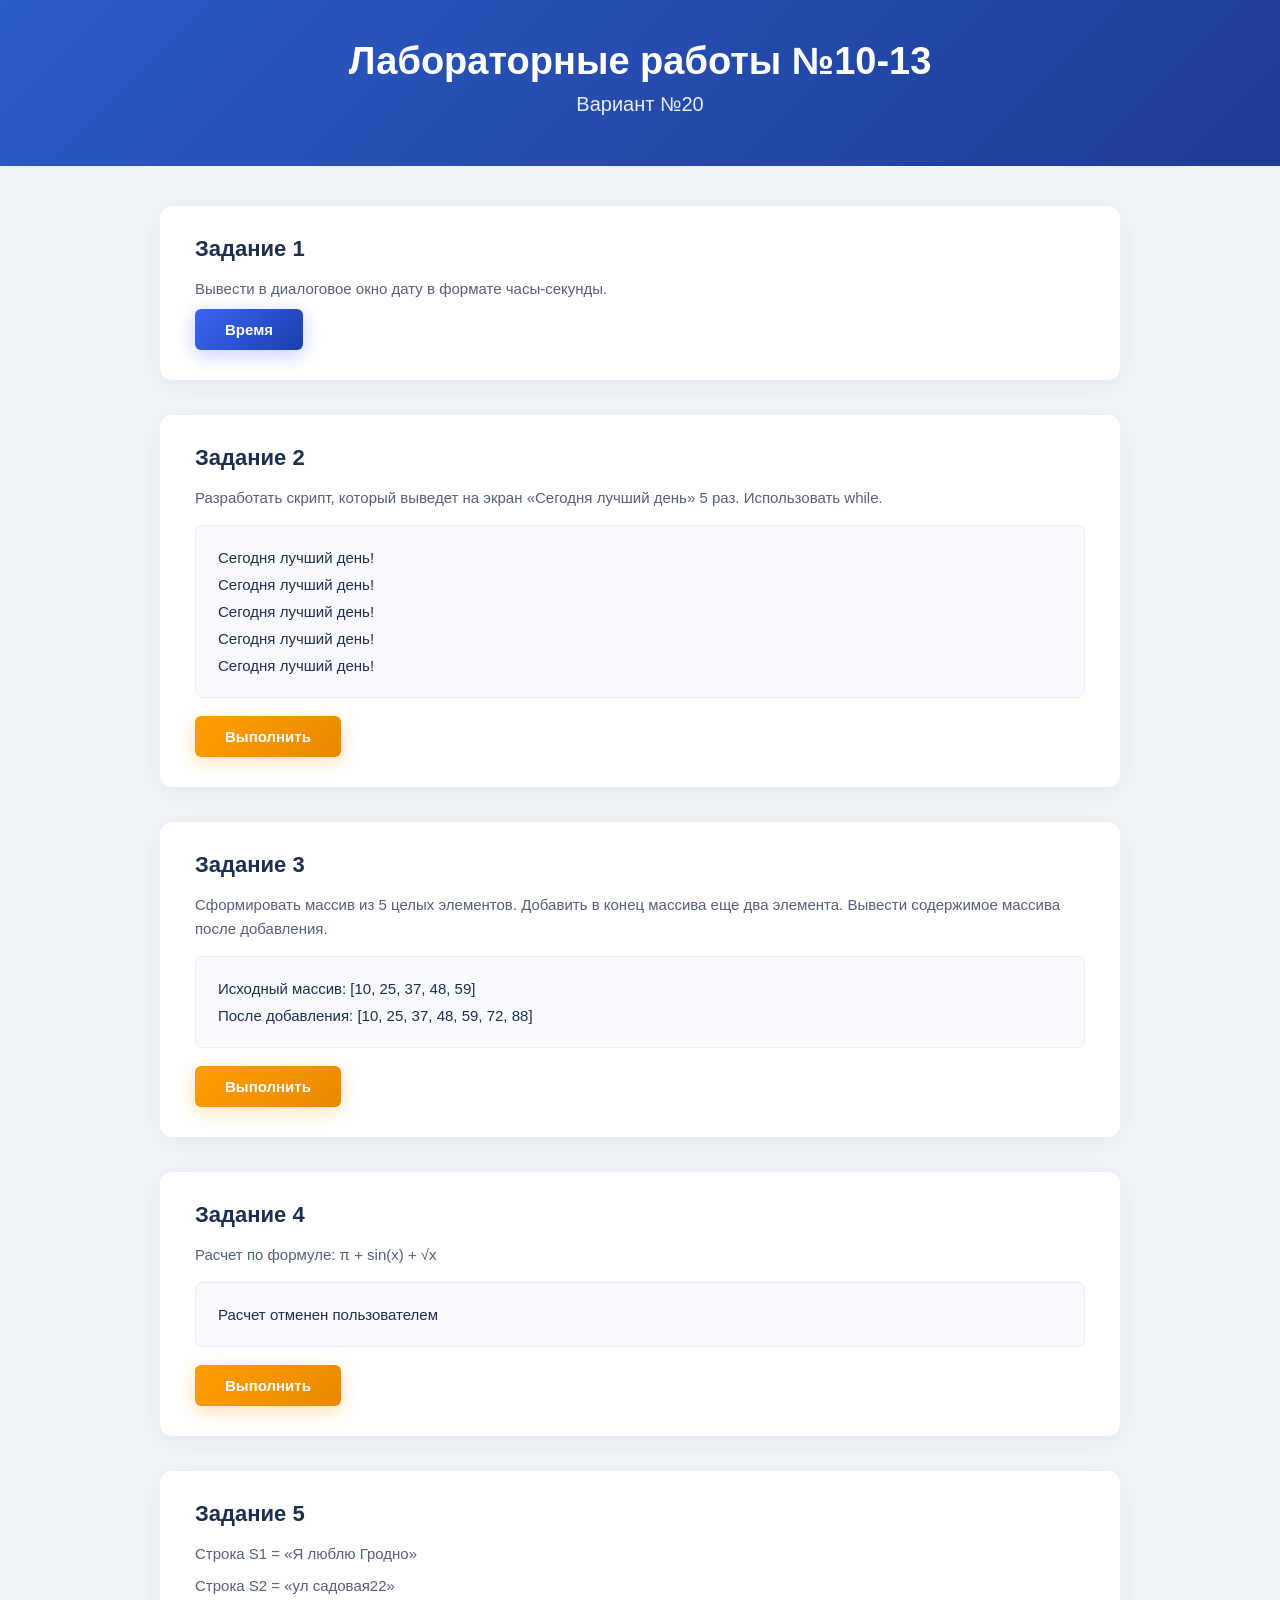
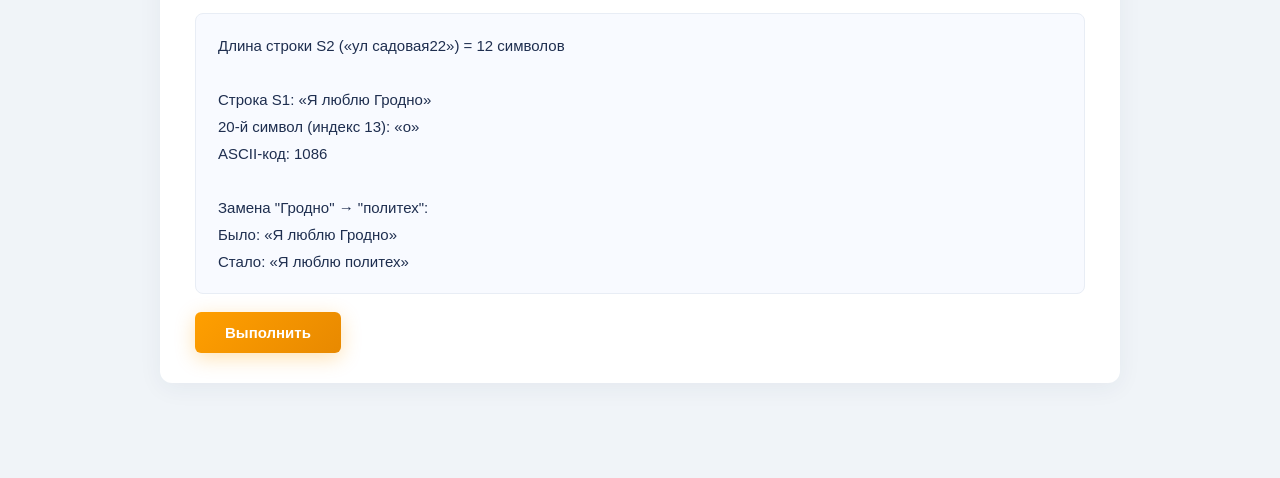
<file: lr10-12/index.html>
<!DOCTYPE html>
<html lang="ru">
<head>
    <meta charset="UTF-8">
    <meta name="viewport" content="width=device-width, initial-scale=1.0">
    <title>Вариант №20 - Лабораторные работы JS</title>
    <link rel="stylesheet" href="CSS/style.css">
    
    <script>
        function showTime() {
            var now = new Date();
            var day = String(now.getDate()).padStart(2, '0');
            var month = String(now.getMonth() + 1).padStart(2, '0');
            var year = now.getFullYear();
            var hours = String(now.getHours()).padStart(2, '0');
            var seconds = String(now.getSeconds()).padStart(2, '0');
            var dateStr = day + '.' + month + '.' + year + ' ' + hours + '-' + seconds;
            alert('Текущая дата: ' + dateStr);
        }
    </script>
</head>
<body>

    <header class="hero-section">
        <div class="container">
            <h1>Лабораторные работы №10-13</h1>
            <p class="subtitle">Вариант №20</p>
        </div>
    </header>

    <main>
        <div class="container">

            <section class="task-block">
                <h2>Задание 1</h2>
                <p>Вывести в диалоговое окно дату в формате часы-секунды.</p>
                <button class="btn-primary" onclick="showTime()">Время</button>
            </section>

            <section class="task-block">
                <h2>Задание 2</h2>
                <p>Разработать скрипт, который выведет на экран «Сегодня лучший день» 5 раз. Использовать while.</p>
                <div id="task2-result" class="result-box"></div>
                <button class="btn-secondary" onclick="showTask2()">Выполнить</button>
            </section>

            <section class="task-block">
                <h2>Задание 3</h2>
                <p>Сформировать массив из 5 целых элементов. Добавить в конец массива еще два элемента. Вывести содержимое массива после добавления.</p>
                <div id="task3-result" class="result-box"></div>
                <button class="btn-secondary" onclick="showTask3()">Выполнить</button>
            </section>

            <section class="task-block">
                <h2>Задание 4</h2>
                <p>Расчет по формуле: π + sin(x) + √x</p>
                <div id="task4-result" class="result-box"></div>
                <button class="btn-secondary" onclick="showTask4()">Выполнить</button>
            </section>

            <section class="task-block">
                <h2>Задание 5</h2>
                <p>Строка S1 = «Я люблю Гродно»</p>
                <p>Строка S2 = «ул садовая22»</p>
                <div id="task5-result" class="result-box"></div>
                <button class="btn-secondary" onclick="showTask5()">Выполнить</button>
            </section>

        </div>
    </main>

   

    <script>
        function showTask2() {
            var output = '';
            var i = 0;
            while (i < 5) {
                output += 'Сегодня лучший день!<br>';
                i++;
            }
            document.getElementById('task2-result').innerHTML = output;
        }

        function showTask3() {
            var arr = [10, 25, 37, 48, 59];
            var result = 'Исходный массив: [' + arr.join(', ') + ']<br>';
            arr.push(72, 88);
            result += 'После добавления: [' + arr.join(', ') + ']';
            document.getElementById('task3-result').innerHTML = result;
        }

        function showTask5() {
            var s1 = 'Я люблю Гродно';
            var s2 = 'ул садовая22';
            var n = 20;
            
            var result = '';
            result += 'Длина строки S2 («' + s2 + '») = ' + s2.length + ' символов<br><br>';
            
            var index = (n - 1) < s1.length ? (n - 1) : (s1.length - 1);
            var char = s1[index];
            var asciiCode = s1.charCodeAt(index);
            
            result += 'Строка S1: «' + s1 + '»<br>';
            result += n + '-й символ (индекс ' + index + '): «' + char + '»<br>';
            result += 'ASCII-код: ' + asciiCode + '<br><br>';
            
            var s1New = s1.replace('Гродно', 'политех');
            result += 'Замена "Гродно" → "политех":<br>';
            result += 'Было: «' + s1 + '»<br>';
            result += 'Стало: «' + s1New + '»';
            
            document.getElementById('task5-result').innerHTML = result;
        }

        window.onload = function() {
            showTask2();
            showTask3();
            showTask4();
            showTask5();
        };
    </script>

    <script src="js/script.js"></script>

</body>
</html>
</file>
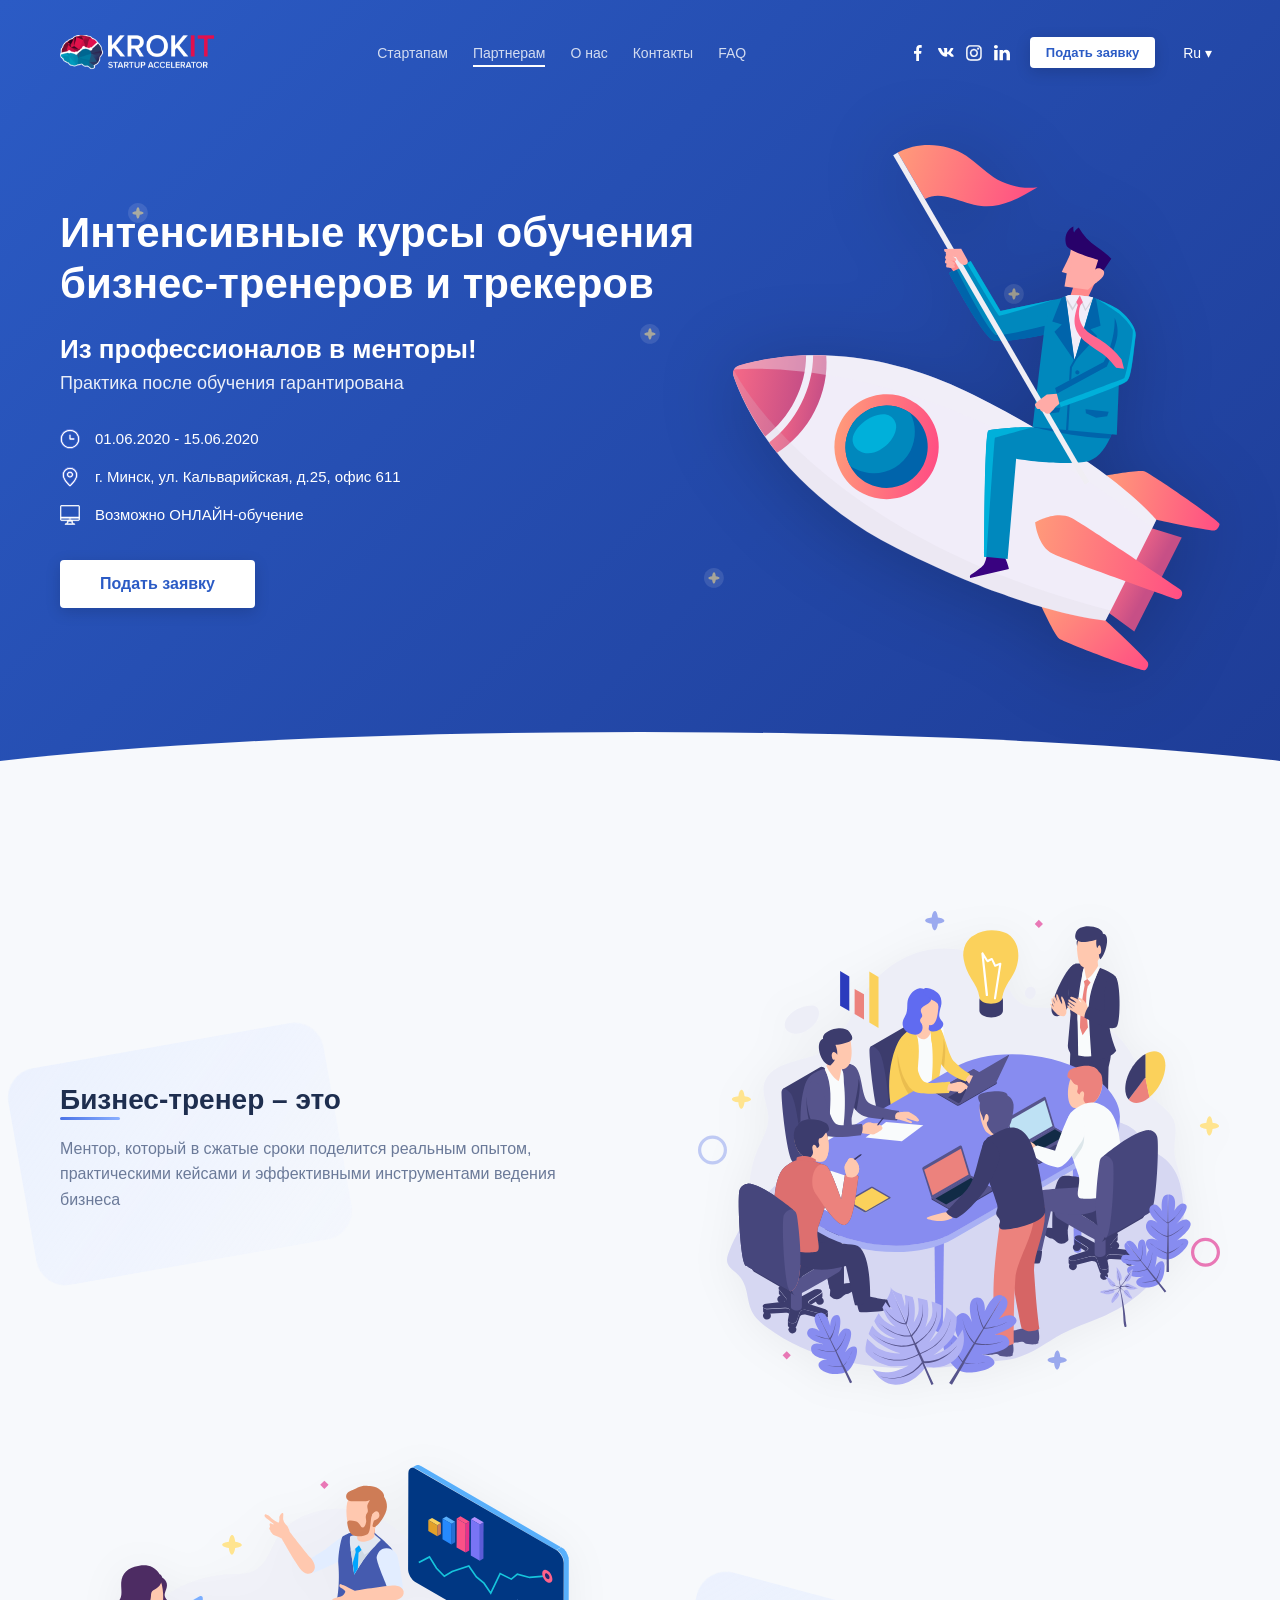
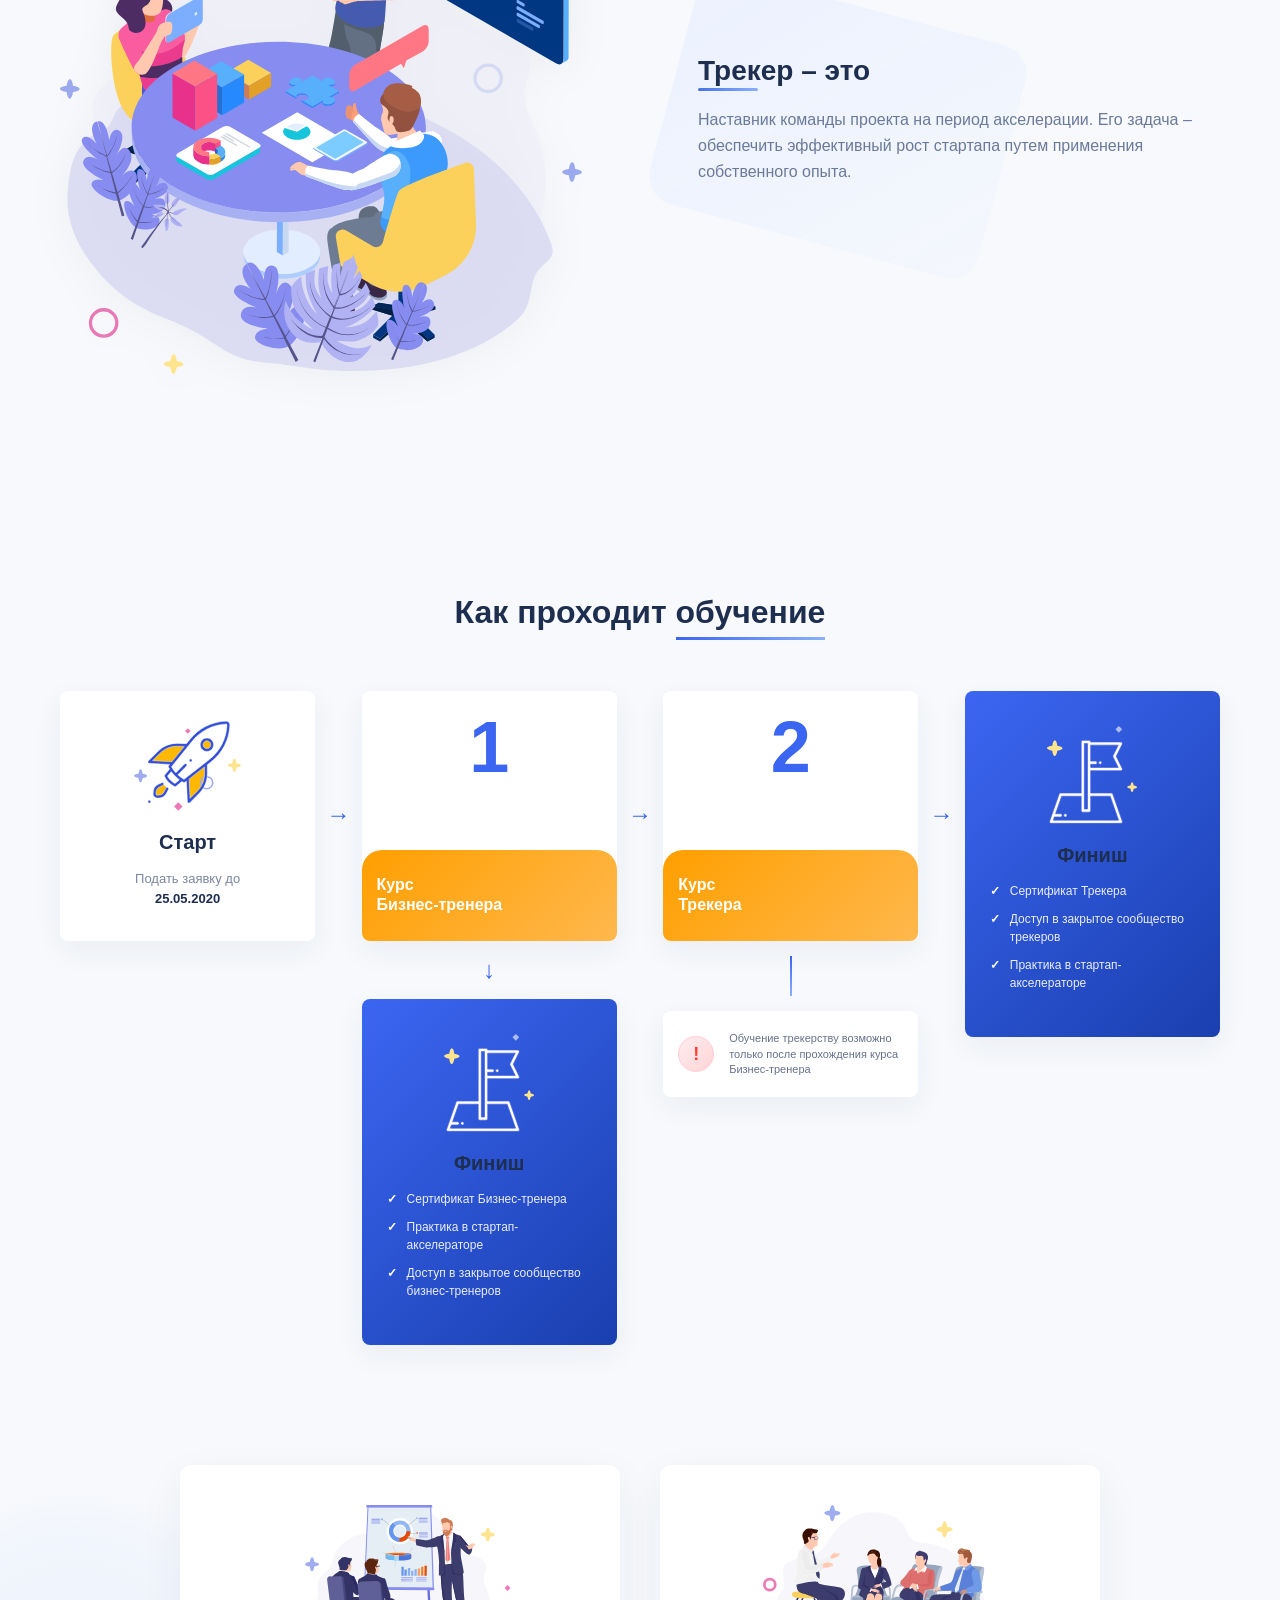
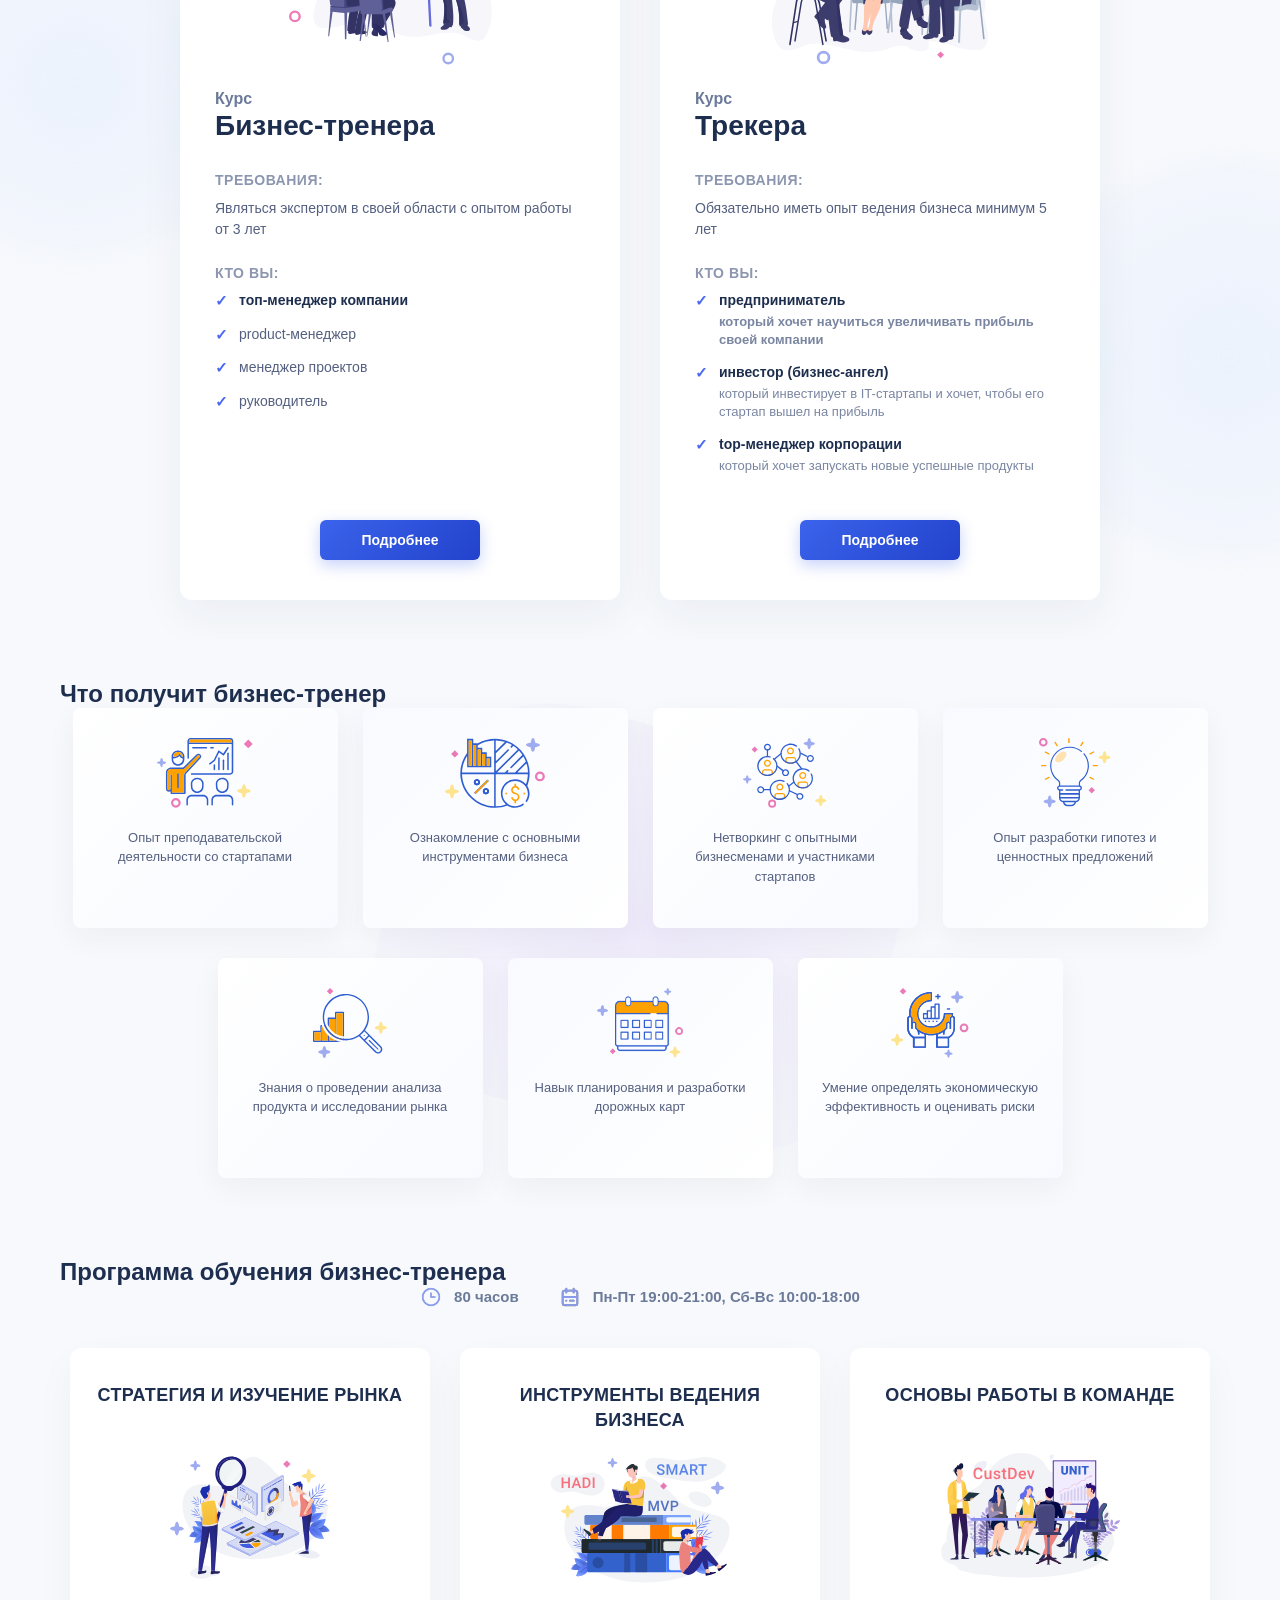
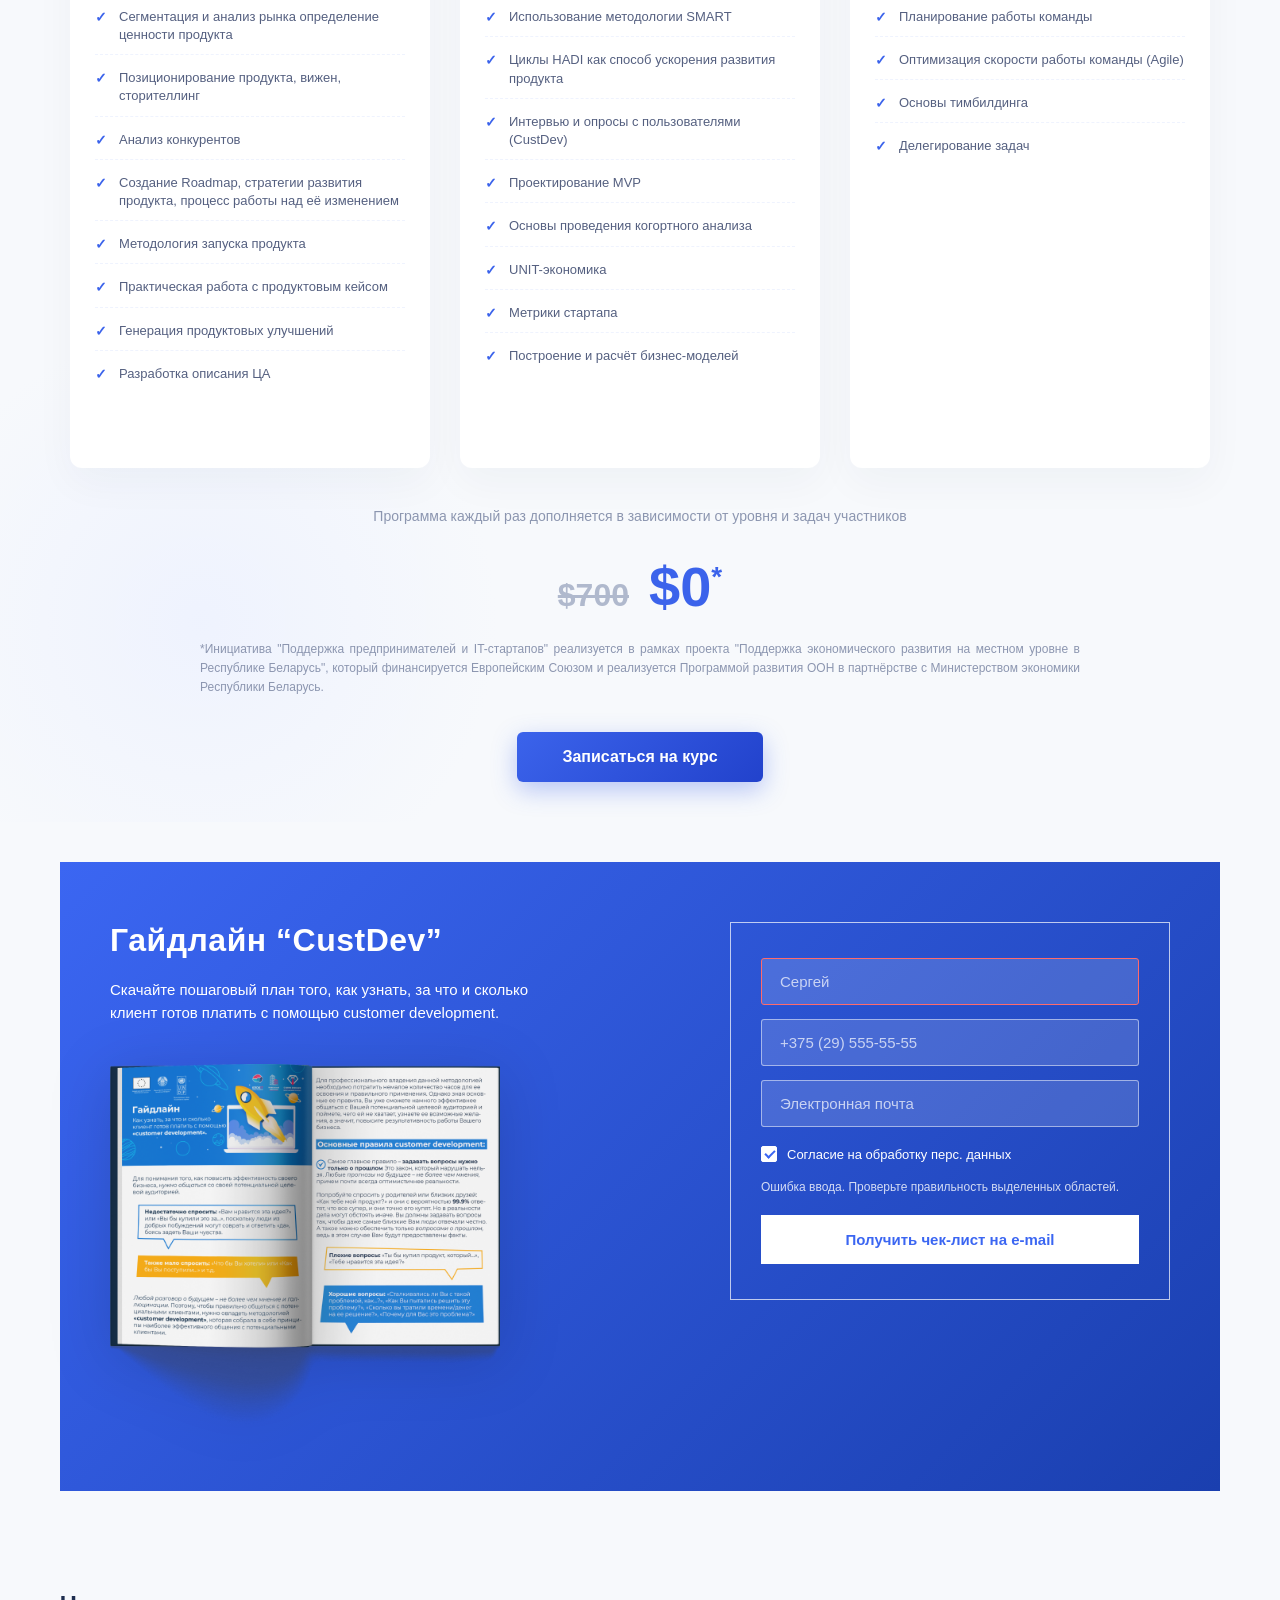
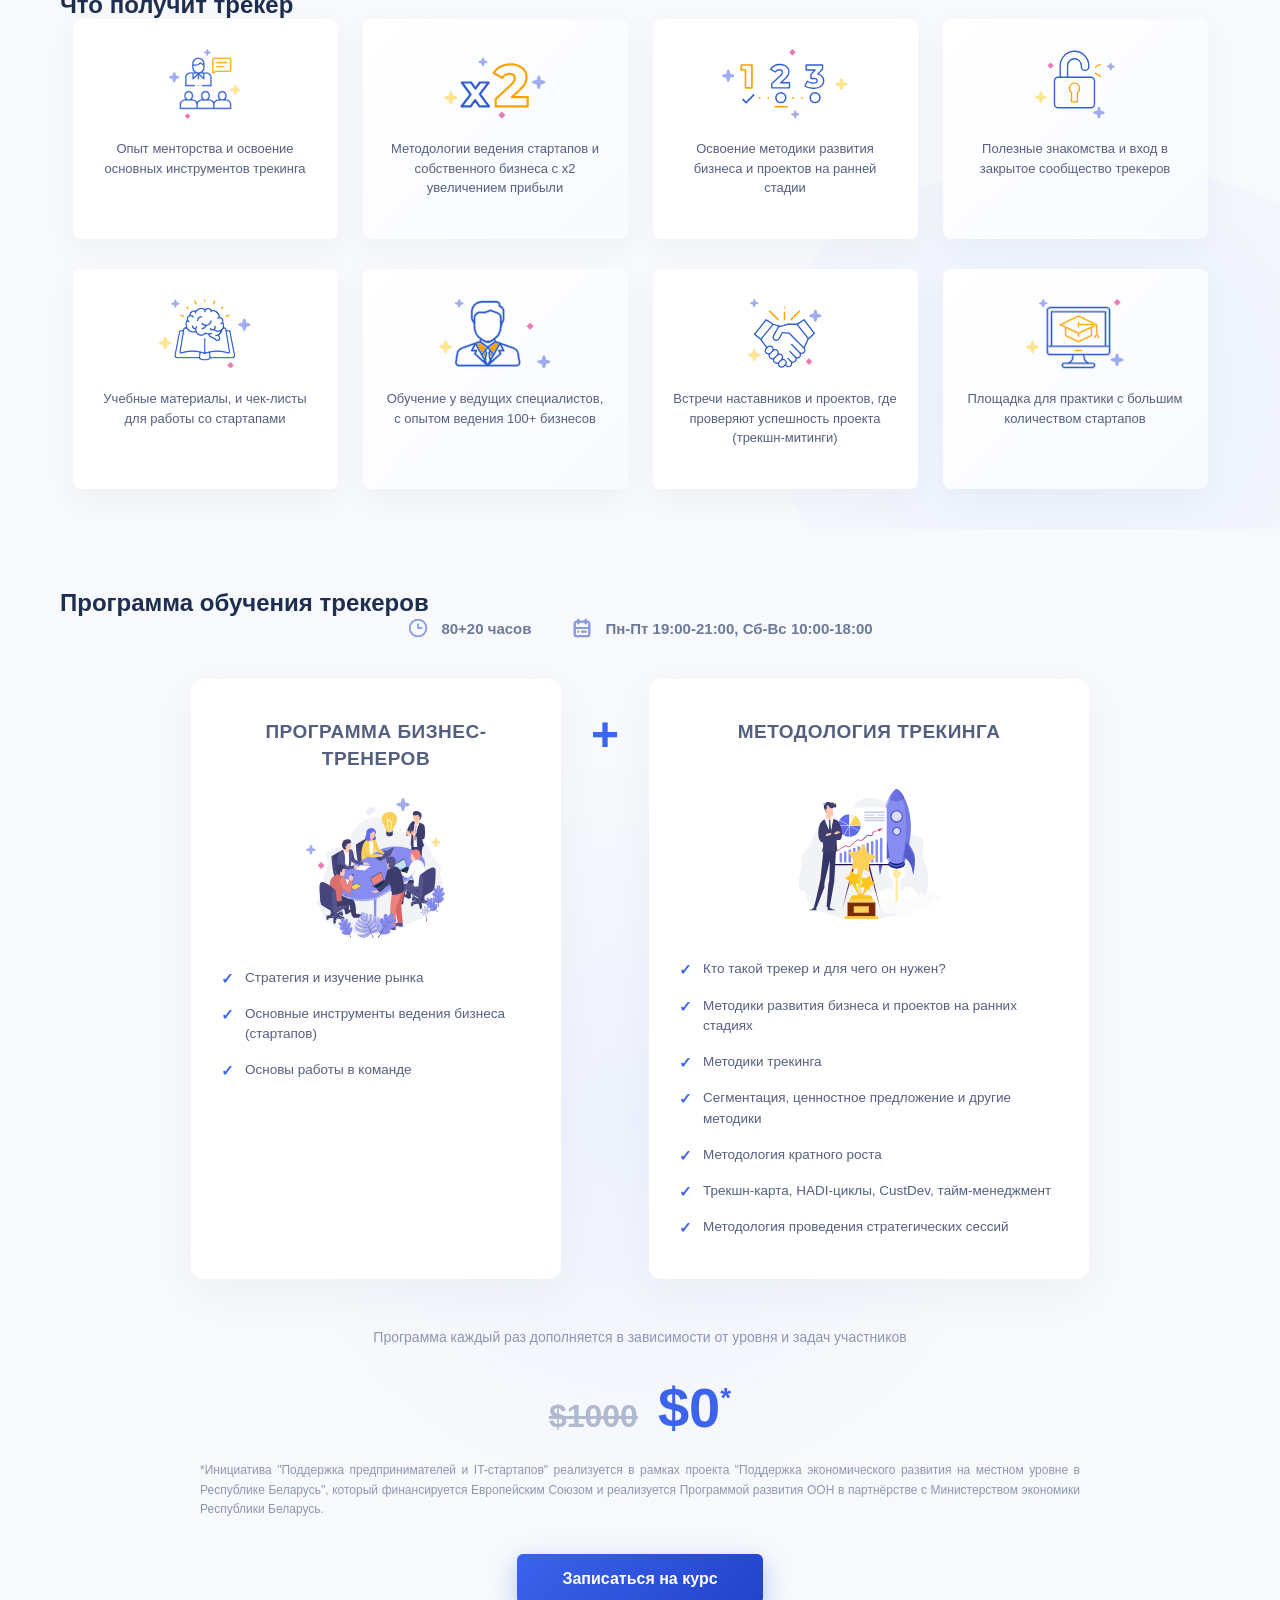
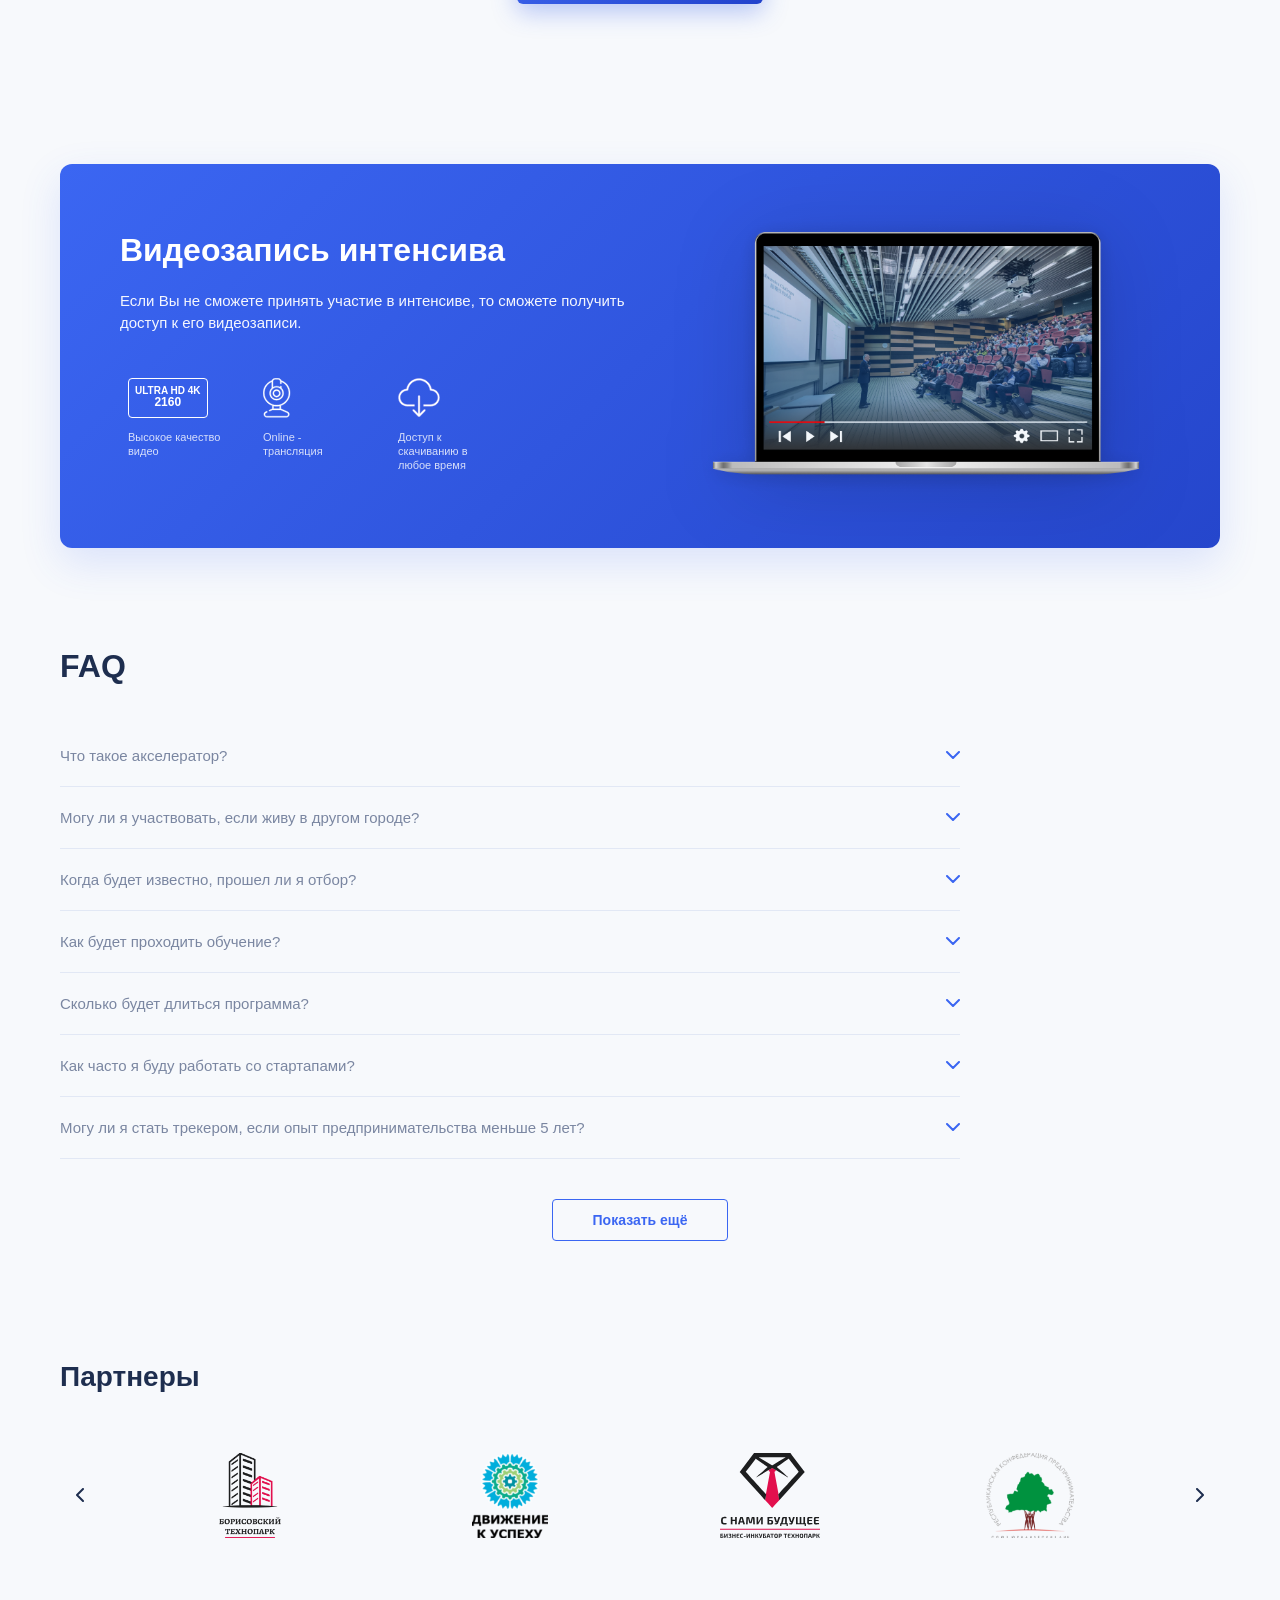
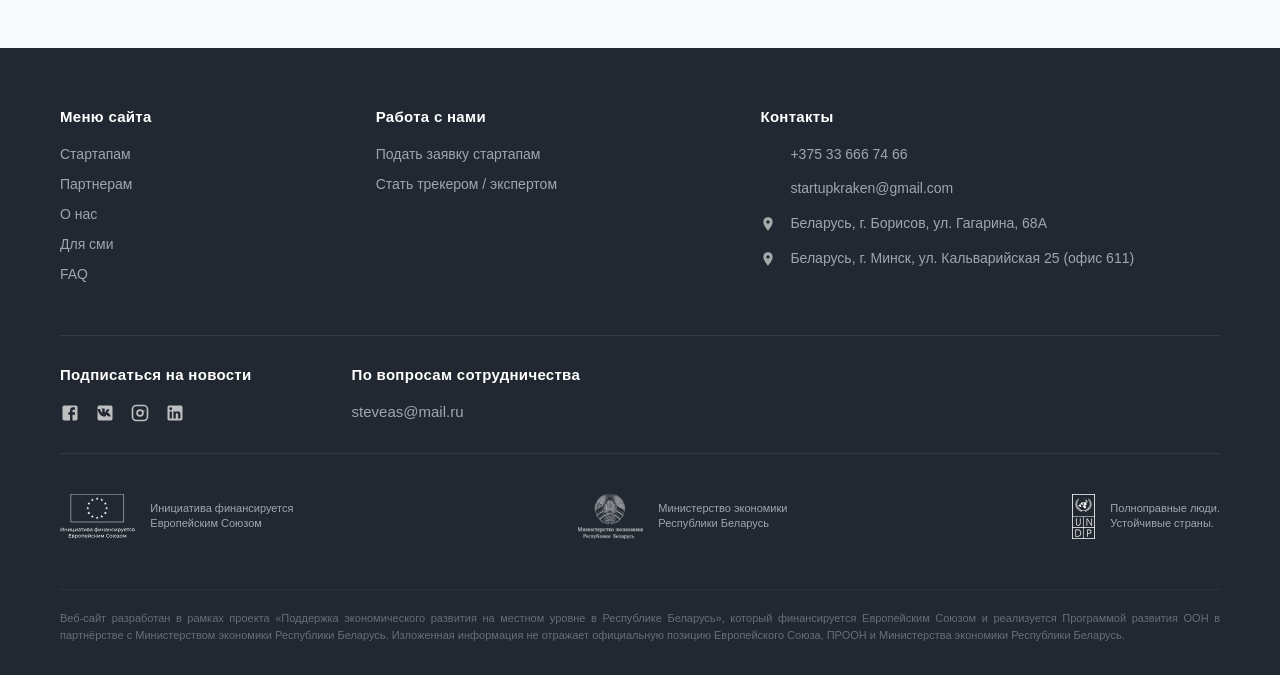
<file: lr9/index.html>
<!DOCTYPE html>
<html lang="ru">
<head>
    <meta charset="UTF-8">
    <meta name="viewport" content="width=device-width, initial-scale=1.0">
    <title>KROKIT - Бизнес-тренеры и трекеры</title>
    <link rel="stylesheet" href="CSS/style.css">
</head>
<body>

    <header class="hero-section">
        <img src="image/zvezda.svg" class="decor-star star-1" alt="декор">
        <img src="image/zvezda.svg" class="decor-star star-2" alt="декор">
        <img src="image/zvezda.svg" class="decor-star star-3" alt="декор">
        <img src="image/zvezda.svg" class="decor-star star-4" alt="декор">

        <div class="container">
            <nav class="navbar">
                <div class="logo">
                    <img src="image/logo.svg" alt="KROKIT Logo">
                </div>
                <ul class="nav-links">
                    <li><a href="#" onclick="handleNavClick('Стартапам')">Стартапам</a></li>
                    <li><a href="#" class="active" onclick="handleNavClick('Партнерам')">Партнерам</a></li>
                    <li><a href="#" onclick="handleNavClick('О нас')">О нас</a></li>
                    <li><a href="#" onclick="handleNavClick('Контакты')">Контакты</a></li>
                    <li><a href="#" onclick="handleNavClick('FAQ')">FAQ</a></li>
                </ul>
                <div class="nav-right">
                    <div class="social-icons">
                        <a href="#" onclick="handleSocialClick('Facebook')"><img src="image/fb.svg" alt="fb"></a>
                        <a href="#" onclick="handleSocialClick('VK')"><img src="image/wk.svg" alt="vk"></a>
                        <a href="#" onclick="handleSocialClick('Instagram')"><img src="image/insta.svg" alt="instagram"></a>
                        <a href="#" onclick="handleSocialClick('LinkedIn')"><img src="image/LinkedIN.svg" alt="linkedin"></a>
                    </div>
                    <a href="#" class="btn-submit small" onclick="handleApplication()">Подать заявку</a>
                    <span class="lang-select" onclick="handleLanguage()">Ru ▾</span>
                </div>
            </nav>

            <div class="hero-content">
                <div class="hero-text">
                    <h1>Интенсивные курсы обучения бизнес-тренеров и трекеров</h1>
                    <p class="subtitle">Из профессионалов в менторы!</p>
                    <p class="guarantee">Практика после обучения гарантирована</p>
                    
                    <div class="info-block">
                        <div class="info-item">
                            <img src="image/icon_time.svg" class="info-icon" alt="Иконка времени">
                            <span class="text">01.06.2020 - 15.06.2020</span>
                        </div>
                        <div class="info-item">
                            <img src="image/icon_place.svg" class="info-icon" alt="Иконка адреса">
                            <span class="text">г. Минск, ул. Кальварийская, д.25, офис 611</span>
                        </div>
                        <div class="info-item">
                            <img src="image/icon_online.svg" class="info-icon" alt="Иконка онлайн">
                            <span class="text">Возможно ОНЛАЙН-обучение</span>
                        </div>
                    </div>

                    <a href="#" class="btn-submit large" onclick="handleApplication()">Подать заявку</a>
                </div>

                <div class="hero-image">
                    <img src="image/chel.svg" alt="Бизнесмен на ракете" class="hero-illustration">
                </div>
            </div>
        </div>
        <div class="wave-bottom"></div>
    </header>


    <section class="definitions-section">
        <div class="container">
            <div class="def-row">
                <div class="def-text-block">
                    <div class="bg-shape shape-top"></div>
                    <h2>Бизнес-тренер – это</h2>
                    <p>Ментор, который в сжатые сроки поделится реальным опытом, практическими кейсами и эффективными инструментами ведения бизнеса</p>
                </div>
                <div class="def-image-block">
                    <img src="image/sidat.svg" alt="Иллюстрация: Бизнес-тренер" class="def-image">
                </div>
            </div>

            <div class="def-row reverse">
                <div class="def-text-block">
                    <div class="bg-shape shape-bottom"></div>
                    <h2>Трекер – это</h2>
                    <p>Наставник команды проекта на период акселерации. Его задача – обеспечить эффективный рост стартапа путем применения собственного опыта.</p>
                </div>
                <div class="def-image-block">
                    <img src="image/treker.svg" alt="Иллюстрация: Трекер" class="def-image">
                </div>
            </div>
        </div>
    </section>


    <section class="how-it-works">
        <div class="container">
            <h2 class="section-title">Как проходит <span>обучение</span></h2>
            
            <div class="steps-grid-wrapper" id="stepsGrid">
                <div class="step-column">
                    <div class="step-card white-card shadow-card" onclick="showStepDetails('Старт', 'Подать заявку до 25.05.2020')">
                        <div class="step-icon-top">
                            <img src="image/raket.svg" alt="Старт">
                        </div>
                        <h3>Старт</h3>
                        <p class="step-date">Подать заявку до<br><span>25.05.2020</span></p>
                    </div>
                </div>

                <div class="grid-arrow">→</div>

                <div class="step-column">
                    <div class="step-card orange-wave-card shadow-card" onclick="showStepDetails('Курс Бизнес-тренера', 'Обучение бизнес-тренеров')">
                        <div class="badge-num-large">1</div>
                        <div class="orange-bottom-text">
                            <h3>Курс<br>Бизнес-тренера</h3>
                        </div>
                    </div>
                    
                    <div class="vertical-arrow-down">↓</div>
                    
                    <div class="step-card blue-finish-card shadow-card" onclick="showStepDetails('Финиш', 'Сертификат Бизнес-тренера')">
                        <div class="flag-icon-wrap">
                            <img src="image/finish.svg" alt="Финиш">
                        </div>
                        <h3>Финиш</h3>
                        <ul class="finish-list">
                            <li>Сертификат Бизнес-тренера</li>
                            <li>Практика в стартап-акселераторе</li>
                            <li>Доступ в закрытое сообщество бизнес-тренеров</li>
                        </ul>
                    </div>
                </div>

                <div class="grid-arrow">→</div>

                <div class="step-column">
                    <div class="step-card orange-wave-card shadow-card" onclick="showStepDetails('Курс Трекера', 'Обучение трекеров')">
                        <div class="badge-num-large">2</div>
                        <div class="orange-bottom-text">
                            <h3>Курс<br>Трекера</h3>
                        </div>
                    </div>
                    
                    <div class="vertical-line-down"></div>
                    
                    <div class="alert-inline-box shadow-card">
                        <div class="alert-circle-icon">!</div>
                        <p>Обучение трекерству возможно только после прохождения курса Бизнес-тренера</p>
                    </div>
                </div>

                <div class="grid-arrow">→</div>

                <div class="step-column">
                    <div class="step-card blue-finish-card shadow-card unique-height" onclick="showStepDetails('Финиш', 'Сертификат Трекера')">
                        <div class="flag-icon-wrap">
                            <img src="image/finish.svg" alt="Финиш">
                        </div>
                        <h3>Финиш</h3>
                        <ul class="finish-list">
                            <li>Сертификат Трекера</li>
                            <li>Доступ в закрытое сообщество трекеров</li>
                            <li>Практика в стартап-акселераторе</li>
                        </ul>
                    </div>
                </div>
            </div>
        </div>
    </section>


    <section class="courses-select-section">
        <div class="course-bg-shape shape-left"></div>
        <div class="course-bg-shape shape-right"></div>

        <div class="container">
            <div class="courses-flex-row">
                <div class="course-main-card">
                    <div class="course-card-hero">
                        <img src="image/biznes.svg" alt="Курс Бизнес-тренера">
                    </div>
                    <div class="course-card-body">
                        <p class="course-label">Курс</p>
                        <h3 class="course-title">Бизнес-тренера</h3>
                        
                        <div class="course-section-block">
                            <h4>Требования:</h4>
                            <p>Являться экспертом в своей области с опытом работы от 3 лет</p>
                        </div>

                        <div class="course-section-block">
                            <h4>Кто Вы:</h4>
                            <ul class="course-bullets">
                                <li>топ-менеджер компании</li>
                                <li>product-менеджер</li>
                                <li>менеджер проектов</li>
                                <li>руководитель</li>
                            </ul>
                        </div>
                    </div>
                    <div class="course-card-footer">
                        <a href="#" class="btn-more" onclick="showCourseDetails('Бизнес-тренера')">Подробнее</a>
                    </div>
                </div>

                <div class="course-main-card">
                    <div class="course-card-hero">
                        <img src="image/curs.svg" alt="Курс Трекера">
                    </div>
                    <div class="course-card-body">
                        <p class="course-label">Курс</p>
                        <h3 class="course-title">Трекера</h3>
                        
                        <div class="course-section-block">
                            <h4>Требования:</h4>
                            <p>Обязательно иметь опыт ведения бизнеса минимум 5 лет</p>
                        </div>

                        <div class="course-section-block">
                            <h4>Кто Вы:</h4>
                            <ul class="course-bullets">
                                <li>
                                    <strong>предприниматель</strong>
                                    <span>который хочет научиться увеличивать прибыль своей компании</span>
                                </li>
                                <li>
                                    <strong>инвестор (бизнес-ангел)</strong>
                                    <span>который инвестирует в IT-стартапы и хочет, чтобы его стартап вышел на прибыль</span>
                                </li>
                                <li>
                                    <strong>top-менеджер корпорации</strong>
                                    <span>который хочет запускать новые успешные продукты</span>
                                </li>
                            </ul>
                        </div>
                    </div>
                    <div class="course-card-footer">
                        <a href="#" class="btn-more" onclick="showCourseDetails('Трекера')">Подробнее</a>
                    </div>
                </div>
            </div>
        </div>
    </section>


    <section class="benefits-section">
        <div class="benefit-bg-blur"></div>

        <div class="container">
            <h2 class="section-title" style="color: #1e2e4f;">Что получит бизнес-тренер</h2>

            <div class="benefits-grid">
                <div class="benefits-row row-four">
                    <div class="benefit-card" onclick="showBenefit(this)">
                        <div class="benefit-icon-wrap">
                            <img src="image/p1.svg" alt="Опыт преподавания">
                        </div>
                        <p>Опыт преподавательской деятельности со стартапами</p>
                    </div>

                    <div class="benefit-card" onclick="showBenefit(this)">
                        <div class="benefit-icon-wrap">
                            <img src="image/p2.svg" alt="Ознакомление с инструментами">
                        </div>
                        <p>Ознакомление с основными инструментами бизнеса</p>
                    </div>

                    <div class="benefit-card" onclick="showBenefit(this)">
                        <div class="benefit-icon-wrap">
                            <img src="image/p3.svg" alt="Нетворкинг">
                        </div>
                        <p>Нетворкинг с опытными бизнесменами и участниками стартапов</p>
                    </div>

                    <div class="benefit-card" onclick="showBenefit(this)">
                        <div class="benefit-icon-wrap">
                            <img src="image/p4.svg" alt="Разработка гипотез">
                        </div>
                        <p>Опыт разработки гипотез и ценностных предложений</p>
                    </div>
                </div>

                <div class="benefits-row row-three">
                    <div class="benefit-card" onclick="showBenefit(this)">
                        <div class="benefit-icon-wrap">
                            <img src="image/p5.svg" alt="Анализ продукта">
                        </div>
                        <p>Знания о проведении анализа продукта и исследовании рынка</p>
                    </div>

                    <div class="benefit-card" onclick="showBenefit(this)">
                        <div class="benefit-icon-wrap">
                            <img src="image/p5.png" alt="Дорожные карты">
                        </div>
                        <p>Навык планирования и разработки дорожных карт</p>
                    </div>

                    <div class="benefit-card" onclick="showBenefit(this)">
                        <div class="benefit-icon-wrap">
                            <img src="image/p6.svg" alt="Оценка рисков">
                        </div>
                        <p>Умение определять экономическую эффективность и оценивать риски</p>
                    </div>
                </div>
            </div>
        </div>
    </section>


    <section class="program-section">
        <div class="program-bg-blur"></div>

        <div class="container">
            <h2 class="section-title" style="color: #1e2e4f;">Программа обучения бизнес-тренера</h2>
            
            <div class="program-meta">
                <div class="meta-item">
                    <img src="image/time.png" alt="Часы">
                    <span>80 часов</span>
                </div>
                <div class="meta-item">
                    <img src="image/calendar.svg" alt="Календарь">
                    <span>Пн-Пт 19:00-21:00, Сб-Вс 10:00-18:00</span>
                </div>
            </div>

            <div class="program-grid" id="programGrid">
                <div class="program-card">
                    <div class="prog-card-header">
                        <h3>СТРАТЕГИЯ И ИЗУЧЕНИЕ РЫНКА</h3>
                        <div class="prog-img-wrap">
                            <img src="image/l1.svg" alt="Стратегия">
                        </div>
                    </div>
                    <ul class="prog-list" id="progList1">
                        <li>Сегментация и анализ рынка определение ценности продукта</li>
                        <li>Позиционирование продукта, вижен, сторителлинг</li>
                        <li>Анализ конкурентов</li>
                        <li>Создание Roadmap, стратегии развития продукта, процесс работы над её изменением</li>
                        <li>Методология запуска продукта</li>
                        <li>Практическая работа с продуктовым кейсом</li>
                        <li>Генерация продуктовых улучшений</li>
                        <li>Разработка описания ЦА</li>
                    </ul>
                </div>

                <div class="program-card">
                    <div class="prog-card-header">
                        <h3>ИНСТРУМЕНТЫ ВЕДЕНИЯ БИЗНЕСА</h3>
                        <div class="prog-img-wrap">
                            <img src="image/l2.svg" alt="Инструменты">
                        </div>
                    </div>
                    <ul class="prog-list">
                        <li>Использование методологии SMART</li>
                        <li>Циклы HADI как способ ускорения развития продукта</li>
                        <li>Интервью и опросы с пользователями (CustDev)</li>
                        <li>Проектирование MVP</li>
                        <li>Основы проведения когортного анализа</li>
                        <li>UNIT-экономика</li>
                        <li>Метрики стартапа</li>
                        <li>Построение и расчёт бизнес-моделей</li>
                    </ul>
                </div>

                <div class="program-card">
                    <div class="prog-card-header">
                        <h3>ОСНОВЫ РАБОТЫ В КОМАНДЕ</h3>
                        <div class="prog-img-wrap">
                            <img src="image/l3.svg" alt="Команда">
                        </div>
                    </div>
                    <ul class="prog-list">
                        <li>Планирование работы команды</li>
                        <li>Оптимизация скорости работы команды (Agile)</li>
                        <li>Основы тимбилдинга</li>
                        <li>Делегирование задач</li>
                    </ul>
                </div>
            </div>

            <div class="program-footer">
                <p class="program-disclaimer">Программа каждый раз дополняется в зависимости от уровня и задач участников</p>
                <div class="price-container">
                    <span class="old-price">$700</span>
                    <span class="new-price">$0<sup>*</sup></span>
                </div>
                <p class="grant-info">
                    *Инициатива "Поддержка предпринимателей и IT-стартапов" реализуется в рамках проекта "Поддержка экономического развития на местном уровне в Республике Беларусь", который финансируется Европейским Союзом и реализуется Программой развития ООН в партнёрстве с Министерством экономики Республики Беларусь.
                </p>
                <div class="action-wrap">
                    <a href="#" class="btn-primary-blue" onclick="registerForCourse('бизнес-тренера')">Записаться на курс</a>
                </div>
            </div>
        </div>
    </section>


    <section class="leadmap-section">
        <div class="leadmap-bg-spot spot-1"></div>
        <div class="leadmap-bg-spot spot-2"></div>

        <div class="container">
            <div class="leadmap-box">
                <div class="leadmap-left">
                    <h2>Гайдлайн “CustDev”</h2>
                    <p class="leadmap-desc">Скачайте пошаговый план того, как узнать, за что и сколько клиент готов платить с помощью customer development.</p>
                    <div class="leadmap-img-container">
                        <img src="image/kniga.png" alt="Гайдлайн по CustDev">
                    </div>
                </div>
                
                <div class="leadmap-right">
                    <div class="form-border-wrap">
                        <form class="leadmap-form" id="leadForm" onsubmit="return validateForm(event)">
                            <div class="form-group">
                                <input type="text" name="name" id="formName" class="error-field" placeholder="Сергей" required>
                            </div>
                            <div class="form-group">
                                <input type="tel" name="phone" id="formPhone" placeholder="+375 (29) 555-55-55" required>
                            </div>
                            <div class="form-group">
                                <input type="email" name="email" id="formEmail" placeholder="Электронная почта" required>
                            </div>
                            <div class="form-checkbox">
                                <label class="checkbox-container">
                                    <input type="checkbox" id="formAgree" checked required>
                                    <span class="checkmark"></span>
                                    Согласие на обработку перс. данных
                                </label>
                            </div>
                            <p class="form-error-msg" id="formError">Ошибка ввода. Проверьте правильность выделенных областей.</p>
                            <button type="submit" class="btn-form-submit">Получить чек-лист на e-mail</button>
                        </form>
                    </div>
                </div>
            </div>
        </div>
    </section>


    <section class="tracker-benefits-section">
        <div class="tracker-bg-blur"></div>
        <div class="container">
            <h2 class="section-title" style="color: #1e2e4f;">Что получит трекер</h2>

            <div class="tracker-grid" id="trackerGrid">
                <div class="tracker-card" onclick="showTrackerBenefit(this)">
                    <div class="tracker-icon-wrap">
                        <img src="image/a1.svg" alt="Опыт менторства">
                    </div>
                    <p>Опыт менторства и освоение основных инструментов трекинга</p>
                </div>
                <div class="tracker-card" onclick="showTrackerBenefit(this)">
                    <div class="tracker-icon-wrap">
                        <img src="image/a2.svg" alt="Методологии бизнеса">
                    </div>
                    <p>Методологии ведения стартапов и собственного бизнеса с х2 увеличением прибыли</p>
                </div>
                <div class="tracker-card" onclick="showTrackerBenefit(this)">
                    <div class="tracker-icon-wrap">
                        <img src="image/a3.svg" alt="Освоение методик">
                    </div>
                    <p>Освоение методики развития бизнеса и проектов на ранней стадии</p>
                </div>
                <div class="tracker-card" onclick="showTrackerBenefit(this)">
                    <div class="tracker-icon-wrap">
                        <img src="image/a4.svg" alt="Полезные знакомства">
                    </div>
                    <p>Полезные знакомства и вход в закрытое сообщество трекеров</p>
                </div>
                <div class="tracker-card" onclick="showTrackerBenefit(this)">
                    <div class="tracker-icon-wrap">
                        <img src="image/a5.svg" alt="Учебные материалы">
                    </div>
                    <p>Учебные материалы, и чек-листы для работы со стартапами</p>
                </div>
                <div class="tracker-card" onclick="showTrackerBenefit(this)">
                    <div class="tracker-icon-wrap">
                        <img src="image/a6.svg" alt="Обучение у специалистов">
                    </div>
                    <p>Обучение у ведущих специалистов, с опытом ведения 100+ бизнесов</p>
                </div>
                <div class="tracker-card" onclick="showTrackerBenefit(this)">
                    <div class="tracker-icon-wrap">
                        <img src="image/a7.svg" alt="Встречи наставников">
                    </div>
                    <p>Встречи наставников и проектов, где проверяют успешность проекта (трекшн-митинги)</p>
                </div>
                <div class="tracker-card" onclick="showTrackerBenefit(this)">
                    <div class="tracker-icon-wrap">
                        <img src="image/a8.svg" alt="Площадка для практики">
                    </div>
                    <p>Площадка для практики с большим количеством стартапов</p>
                </div>
            </div>
        </div>
    </section>


    <section class="program-tracker-section">
        <div class="prog-tracker-blur"></div>

        <div class="container">
            <h2 class="section-title" style="color: #1e2e4f;">Программа обучения трекеров</h2>

            <div class="program-meta">
                <div class="meta-item">
                    <img src="image/time.png" alt="Часы">
                    <span>80+20 часов</span>
                </div>
                <div class="meta-item">
                    <img src="image/calendar.svg" alt="Календарь">
                    <span>Пн-Пт 19:00-21:00, Сб-Вс 10:00-18:00</span>
                </div>
            </div>

            <div class="tracker-prog-flex">
                <div class="tracker-prog-card">
                    <div class="t-prog-header">
                        <h3>ПРОГРАММА БИЗНЕС-ТРЕНЕРОВ</h3>
                        <div class="t-prog-img-wrap">
                            <img src="image/b1.svg" alt="Иллюстрация программы тренеров">
                        </div>
                    </div>
                    <ul class="t-prog-list">
                        <li>Стратегия и изучение рынка</li>
                        <li>Основные инструменты ведения бизнеса (стартапов)</li>
                        <li>Основы работы в команде</li>
                    </ul>
                </div>

                <div class="tracker-prog-plus" onclick="showPlusInfo()">+</div>

                <div class="tracker-prog-card wide-card">
                    <div class="t-prog-header">
                        <h3>МЕТОДОЛОГИЯ ТРЕКИНГА</h3>
                        <div class="t-prog-img-wrap">
                            <img src="image/b2.svg" alt="Иллюстрация методологии трекинга">
                        </div>
                    </div>
                    <ul class="t-prog-list">
                        <li>Кто такой трекер и для чего он нужен?</li>
                        <li>Методики развития бизнеса и проектов на ранних стадиях</li>
                        <li>Методики трекинга</li>
                        <li>Сегментация, ценностное предложение и другие методики</li>
                        <li>Методология кратного роста</li>
                        <li>Трекшн-карта, HADI-циклы, CustDev, тайм-менеджмент</li>
                        <li>Методология проведения стратегических сессий</li>
                    </ul>
                </div>
            </div>

            <div class="program-footer">
                <p class="program-disclaimer">Программа каждый раз дополняется в зависимости от уровня и задач участников</p>
                <div class="price-container">
                    <span class="old-price">$1000</span>
                    <span class="new-price">$0<sup>*</sup></span>
                </div>
                <p class="grant-info">
                    *Инициатива "Поддержка предпринимателей и IT-стартапов" реализуется в рамках проекта "Поддержка экономического развития на местном уровне в Республике Беларусь", который финансируется Европейским Союзом и реализуется Программой развития ООН в партнёрстве с Министерством экономики Республики Беларусь.
                </p>
                <div class="action-wrap">
                    <a href="#" class="btn-primary-blue" onclick="registerForCourse('трекера')">Записаться на курс</a>
                </div>
            </div>
        </div>
    </section>

    <section class="video-promo-section">
        <div class="container">
            <div class="video-promo-box">
                <div class="promo-left-side">
                    <h2>Видеозапись интенсива</h2>
                    <p>Если Вы не сможете принять участие в интенсиве, то сможете получить доступ к его видеозаписи.</p>
                    
                    <div class="promo-features">
                        <div class="p-feature-item" onclick="showVideoFeature('ULTRA HD 4K')">
                            <div class="feat-icon-box text-badge">ULTRA HD 4K <span>2160</span></div>
                            <p>Высокое качество видео</p>
                        </div>
                        <div class="p-feature-item" onclick="showVideoFeature('Online-трансляция')">
                            <div class="feat-icon-box"><img src="image/camerik.svg" alt="Online"></div>
                            <p>Online - трансляция</p>
                        </div>
                        <div class="p-feature-item" onclick="showVideoFeature('Доступ к скачиванию')">
                            <div class="feat-icon-box"><img src="image/cloud.svg" alt="Скачивание"></div>
                            <p>Доступ к скачиванию в любое время</p>
                        </div>
                    </div>
                </div>
                
                <div class="promo-right-side">
                    <div class="laptop-mockup" onclick="playVideo()">
                        <img src="image/nn.png" alt="Ноутбук с видеозаписью лекции" style="cursor: pointer;">
                    </div>
                </div>
            </div>
        </div>
    </section>


    <section class="faq-section">
        <div class="container">
            <h2 class="faq-main-title">FAQ</h2>
            
            <div class="faq-accordion-wrapper" id="faqWrapper">
                <div class="accordion-item">
                    <button class="accordion-header" onclick="toggleAccordion(this)">
                        <span>Что такое акселератор?</span>
                        <span class="accordion-arrow"></span>
                    </button>
                    <div class="accordion-content">
                        <p>Акселератор — это интенсивная программа развития стартапов и действующих бизнесов через обучение, менторство и экспертную поддержку для быстрого кратного роста компании.</p>
                    </div>
                </div>

                <div class="accordion-item">
                    <button class="accordion-header" onclick="toggleAccordion(this)">
                        <span>Могу ли я участвовать, если живу в другом городе?</span>
                        <span class="accordion-arrow"></span>
                    </button>
                    <div class="accordion-content"><p>Да, предусмотрен полноценный онлайн-формат участия.</p></div>
                </div>

                <div class="accordion-item">
                    <button class="accordion-header" onclick="toggleAccordion(this)">
                        <span>Когда будет известно, прошел ли я отбор?</span>
                        <span class="accordion-arrow"></span>
                    </button>
                    <div class="accordion-content"><p>Результаты отбора будут высланы на вашу электронную почту сразу после рассмотрения заявок.</p></div>
                </div>

                <div class="accordion-item">
                    <button class="accordion-header" onclick="toggleAccordion(this)">
                        <span>Как будет проходить обучение?</span>
                        <span class="accordion-arrow"></span>
                    </button>
                    <div class="accordion-content"><p>Обучение включает в себя лекционные материалы, разборы кейсов и практическую работу.</p></div>
                </div>

                <div class="accordion-item">
                    <button class="accordion-header" onclick="toggleAccordion(this)">
                        <span>Сколько будет длиться программа?</span>
                        <span class="accordion-arrow"></span>
                    </button>
                    <div class="accordion-content"><p>Подробный тайминг и длительность программы указаны в блоках описания курсов.</p></div>
                </div>

                <div class="accordion-item">
                    <button class="accordion-header" onclick="toggleAccordion(this)">
                        <span>Как часто я буду работать со стартапами?</span>
                        <span class="accordion-arrow"></span>
                    </button>
                    <div class="accordion-content"><p>Практические воркшопы и трекшн-митинги со стартапами проходят еженедельно.</p></div>
                </div>

                <div class="accordion-item">
                    <button class="accordion-header" onclick="toggleAccordion(this)">
                        <span>Могу ли я стать трекером, если опыт предпринимательства меньше 5 лет?</span>
                        <span class="accordion-arrow"></span>
                    </button>
                    <div class="accordion-content"><p>Каждая заявка рассматривается индивидуально, если у вас высокий уровень профильной экспертизы.</p></div>
                </div>
            </div>

            <div class="faq-more-action">
                <button class="btn-faq-more" onclick="showMoreFaq()">Показать ещё</button>
            </div>
        </div>
    </section>


    <section class="partners-section">
        <div class="container">
            <h2 class="partners-title">Партнеры</h2>
            
            <div class="partners-slider-container">
                <button class="slider-arrow prev-arrow" onclick="slidePartners('prev')">
                    <svg width="8" height="14" viewBox="0 0 8 14" fill="none"><path d="M7 13L1 7L7 1" stroke="#1E2E4F" stroke-width="2" stroke-linecap="round" stroke-linejoin="round"/></svg>
                </button>
                
                <div class="partners-logos-row" id="partnersRow">
                    <div class="partner-logo-card" onclick="showPartner('Борисовский Технопарк')">
                        <img src="image/r1.svg" alt="Борисовский Технопарк">
                    </div>
                    <div class="partner-logo-card" onclick="showPartner('Движение к успеху')">
                        <img src="image/r2.svg" alt="Движение к успеху">
                    </div>
                    <div class="partner-logo-card" onclick="showPartner('С нами будущее')">
                        <img src="image/r3.svg" alt="С нами будущее">
                    </div>
                    <div class="partner-logo-card" onclick="showPartner('Республиканская конфедерация предпринимательства')">
                        <img src="image/r4.svg" alt="Республиканская конфедерация предпринимательства">
                    </div>
                </div>

                <button class="slider-arrow next-arrow" onclick="slidePartners('next')">
                    <svg width="8" height="14" viewBox="0 0 8 14" fill="none"><path d="M1 13L7 7L1 1" stroke="#1E2E4F" stroke-width="2" stroke-linecap="round" stroke-linejoin="round"/></svg>
                </button>
            </div>
        </div>
    </section>

    <footer class="main-footer">
        <div class="container">
            <div class="footer-grid">
                
                <div class="footer-col">
                    <h3>Меню сайта</h3>
                    <ul class="footer-menu">
                        <li><a href="#" onclick="handleNavClick('Стартапам')">Стартапам</a></li>
                        <li><a href="#" onclick="handleNavClick('Партнерам')">Партнерам</a></li>
                        <li><a href="#" onclick="handleNavClick('О нас')">О нас</a></li>
                        <li><a href="#" onclick="handleNavClick('Для сми')">Для сми</a></li>
                        <li><a href="#" onclick="handleNavClick('FAQ')">FAQ</a></li>
                    </ul>
                </div>

                <div class="footer-col">
                    <h3>Работа с нами</h3>
                    <ul class="footer-menu">
                        <li><a href="#" onclick="handleApplication()">Подать заявку стартапам</a></li>
                        <li><a href="#" onclick="handleApplication()">Стать трекером / экспертом</a></li>
                    </ul>
                </div>

                <div class="footer-col">
                    <h3>Контакты</h3>
                    <ul class="footer-contacts">
                        <li>
                            <a href="tel:+375336667466" class="contact-link phone-icon" onclick="handlePhoneCall()">
                                +375 33 666 74 66
                            </a>
                        </li>
                        <li>
                            <a href="mailto:startupkraken@gmail.com" class="contact-link email-icon" onclick="handleEmail()">
                                startupkraken@gmail.com
                            </a>
                        </li>
                        <li class="contact-address geo-icon">
                            Беларусь, г. Борисов, ул. Гагарина, 68А
                        </li>
                        <li class="contact-address geo-icon">
                            Беларусь, г. Минск, ул. Кальварийская 25 (офис 611)
                        </li>
                    </ul>
                </div>
            </div>

            <div class="footer-middle-grid">
                <div class="footer-social-block">
                    <h3>Подписаться на новости</h3>
                    <div class="footer-social-icons">
                        <a href="#" class="soc-icon fb" onclick="handleSocialClick('Facebook')"></a>
                        <a href="#" class="soc-icon vk" onclick="handleSocialClick('VK')"></a>
                        <a href="#" class="soc-icon inst" onclick="handleSocialClick('Instagram')"></a>
                        <a href="#" class="soc-icon in" onclick="handleSocialClick('LinkedIn')"></a>
                    </div>
                </div>

                <div class="footer-collab-block">
                    <h3>По вопросам сотрудничества</h3>
                    <a href="mailto:steveas@mail.ru" class="collab-email" onclick="handleEmail()">steveas@mail.ru</a>
                </div>
            </div>

            <div class="footer-partners-logos">
                <div class="f-logo-item" onclick="showPartner('Европейский Союз')">
                    <img src="image/n1.svg" alt="Инициатива финансируется Европейским Союзом">
                    <p>Инициатива финансируется<br>Европейским Союзом</p>
                </div>
                <div class="f-logo-item" onclick="showPartner('Министерство экономики Республики Беларусь')">
                    <img src="image/n2.svg" alt="Министерство экономики Республики Беларусь">
                    <p>Министерство экономики<br>Республики Беларусь</p>
                </div>
                <div class="f-logo-item" onclick="showPartner('UN DP')">
                    <img src="image/n3.svg" alt="UN DP">
                    <p>Полноправные люди.<br>Устойчивые страны.</p>
                </div>
            </div>

            <div class="footer-disclaimer">
                <p>Веб-сайт разработан в рамках проекта «Поддержка экономического развития на местном уровне в Республике Беларусь», который финансируется Европейским Союзом и реализуется Программой развития ООН в партнёрстве с Министерством экономики Республики Беларусь. Изложенная информация не отражает официальную позицию Европейского Союза, ПРООН и Министерства экономики Республики Беларусь.</p>
            </div>

        </div>
    </footer>

    <!-- ======================================================================
         БЛОК 1: ВНЕДРЕНИЕ JS ЧЕРЕЗ ВНЕШНИЙ ФАЙЛ (способ 1)
         ====================================================================== -->
    <script src="js/main.js"></script>

    <!-- ======================================================================
         БЛОК 2: ВНЕДРЕНИЕ JS ЧЕРЕЗ ТЕГ <SCRIPT> ВНУТРИ HTML (способ 2)
         ====================================================================== -->
    <script>
        // ================================================================
        // 1. ДИАЛОГОВЫЕ ОКНА: alert(), confirm(), prompt()
        // ================================================================
        
        // alert() — простое уведомление
        function showAlert(message) {
            alert('📢 ' + message);
        }

        // confirm() — подтверждение действия
        function showConfirm(message) {
            return confirm('❓ ' + message);
        }

        // prompt() — запрос ввода от пользователя
        function showPrompt(message, defaultValue) {
            return prompt('✏️ ' + message, defaultValue);
        }

        // ================================================================
        // 2. ОПЕРАТОРЫ JS: if, switch, for, while, do..while, break, continue, return
        // ================================================================

        // 2.1. if / else if / else
        function getCourseLevel(experience) {
            if (experience >= 5) {
                return 'Эксперт (5+ лет)';
            } else if (experience >= 3) {
                return 'Профессионал (3-5 лет)';
            } else if (experience >= 1) {
                return 'Начинающий (1-3 года)';
            } else {
                return 'Новичок (менее 1 года)';
            }
        }

        // 2.2. switch
        function getCourseType(courseId) {
            switch(courseId) {
                case 1:
                    return 'Курс Бизнес-тренера';
                case 2:
                    return 'Курс Трекера';
                case 3:
                    return 'Курс Стартап-менеджера';
                default:
                    return 'Неизвестный курс';
            }
        }

        // 2.3. for (с break и continue)
        function findAvailableCourses(totalCourses, bookedCourses) {
            var available = [];
            for (var i = 1; i <= totalCourses; i++) {
                // continue — пропускаем забронированные курсы
                if (bookedCourses.indexOf(i) !== -1) {
                    continue;
                }
                // break — если нашли 3 доступных курса, останавливаемся
                if (available.length >= 3) {
                    break;
                }
                available.push(i);
            }
            return available;
        }

        // 2.4. while
        function countDown(seconds) {
            var result = '';
            var i = seconds;
            while (i > 0) {
                result += i + '... ';
                i--;
            }
            result += 'Старт! 🚀';
            return result;
        }

        // 2.5. do..while
        function generateRandomCodes(count, maxAttempts) {
            var codes = [];
            var attempts = 0;
            do {
                var code = Math.floor(Math.random() * 10000).toString().padStart(4, '0');
                if (codes.indexOf(code) === -1) {
                    codes.push(code);
                }
                attempts++;
            } while (codes.length < count && attempts < maxAttempts);
            return codes;
        }

        // 2.6. return
        function calculateDiscount(price, isMember) {
            if (isMember) {
                return price * 0.8; // 20% скидка
            } else {
                return price * 0.95; // 5% скидка
            }
        }

        // ================================================================
        // 3. ОБРАБОТЧИКИ СОБЫТИЙ (вызов функций)
        // ================================================================

        // Навигация
        function handleNavClick(page) {
            showAlert('Вы перешли на страницу: ' + page);
            return false;
        }

        // Социальные сети
        function handleSocialClick(platform) {
            showAlert('Вы перешли в ' + platform);
            return false;
        }

        // Подача заявки
        function handleApplication() {
            var name = showPrompt('Введите ваше имя:', 'Иван');
            if (name !== null && name.trim() !== '') {
                var confirmResult = showConfirm('Отправить заявку от ' + name + '?');
                if (confirmResult) {
                    showAlert('✅ Заявка от ' + name + ' успешно отправлена!');
                } else {
                    showAlert('❌ Отправка заявки отменена');
                }
            } else {
                showAlert('❌ Имя не может быть пустым');
            }
            return false;
        }

        // Язык
        function handleLanguage() {
            var lang = showPrompt('Выберите язык (ru/en):', 'ru');
            if (lang !== null) {
                var message = 'Выбран язык: ' + (lang.toLowerCase() === 'en' ? 'English' : 'Русский');
                showAlert(message);
            }
            return false;
        }

        // Шаги обучения
        function showStepDetails(title, description) {
            showAlert('📚 ' + title + '\n' + description);
        }

        // Курсы
        function showCourseDetails(course) {
            var level = getCourseLevel(3);
            showAlert('📖 Курс: ' + course + '\nУровень: ' + level + '\nНажмите "Записаться" для регистрации');
        }

        // Преимущества
        function showBenefit(element) {
            var text = element.querySelector('p').textContent;
            showAlert('💡 ' + text);
        }

        // Преимущества трекера
        function showTrackerBenefit(element) {
            var text = element.querySelector('p').textContent;
            showAlert('🎯 ' + text);
        }

        // Регистрация на курс
        function registerForCourse(course) {
            var name = showPrompt('Введите ваше имя для записи на курс ' + course + ':', '');
            if (name !== null && name.trim() !== '') {
                var confirmResult = showConfirm('Записать ' + name + ' на курс ' + course + '?');
                if (confirmResult) {
                    showAlert('✅ Вы успешно записаны на курс ' + course + '!');
                }
            }
            return false;
        }

        // Видео
        function playVideo() {
            showAlert('🎬 Воспроизведение видео интенсива');
        }

        function showVideoFeature(feature) {
            showAlert('🎥 Функция: ' + feature);
        }

        // Партнеры
        function showPartner(name) {
            showAlert('🤝 Партнер: ' + name);
        }

        // Телефон
        function handlePhoneCall() {
            showAlert('📞 Звонок по номеру +375 33 666 74 66');
            return false;
        }

        // Email
        function handleEmail() {
            showAlert('📧 Открыть почтовый клиент');
            return false;
        }

        // Плюс
        function showPlusInfo() {
            showAlert('➕ Программа бизнес-тренеров + Методология трекинга');
        }

        // Аккордеон
        function toggleAccordion(button) {
            var item = button.parentElement;
            var content = button.nextElementSibling;
            
            document.querySelectorAll('.accordion-item').forEach(function(otherItem) {
                if (otherItem !== item && otherItem.classList.contains('active')) {
                    otherItem.classList.remove('active');
                    otherItem.querySelector('.accordion-content').style.maxHeight = null;
                }
            });
            
            item.classList.toggle('active');
            if (item.classList.contains('active')) {
                content.style.maxHeight = content.scrollHeight + 'px';
            } else {
                content.style.maxHeight = null;
            }
        }

        // FAQ "Показать ещё"
        function showMoreFaq() {
            var items = document.querySelectorAll('.accordion-item');
            var hiddenCount = 0;
            for (var i = 0; i < items.length; i++) {
                if (!items[i].classList.contains('active')) {
                    hiddenCount++;
                }
            }
            showAlert('📋 Всего вопросов: ' + items.length + '\nОткрыто: ' + (items.length - hiddenCount) + '\nСкрыто: ' + hiddenCount);
        }

        // Слайдер партнеров
        var currentSlide = 0;
        function slidePartners(direction) {
            var row = document.getElementById('partnersRow');
            var cards = row.querySelectorAll('.partner-logo-card');
            var total = cards.length;
            
            if (direction === 'next') {
                currentSlide = (currentSlide + 1) % total;
            } else {
                currentSlide = (currentSlide - 1 + total) % total;
            }
            
            var offset = -currentSlide * 100;
            row.style.transform = 'translateX(' + offset + '%)';
            showAlert('📸 Слайд ' + (currentSlide + 1) + ' из ' + total);
        }

        // Валидация формы (используем операторы)
        function validateForm(event) {
            event.preventDefault();
            
            var name = document.getElementById('formName').value.trim();
            var phone = document.getElementById('formPhone').value.trim();
            var email = document.getElementById('formEmail').value.trim();
            var agree = document.getElementById('formAgree').checked;
            
            var errors = [];
            
            // if
            if (name === '') {
                errors.push('Имя не может быть пустым');
            }
            if (phone === '') {
                errors.push('Телефон не может быть пустым');
            }
            if (email === '') {
                errors.push('Email не может быть пустым');
            }
            if (!agree) {
                errors.push('Необходимо согласие на обработку данных');
            }
            
            // switch для определения типа ошибки
            var errorType = errors.length > 0 ? 'error' : 'success';
            switch(errorType) {
                case 'error':
                    var errorMsg = '❌ Ошибки в форме:\n';
                    for (var i = 0; i < errors.length; i++) {
                        errorMsg += '• ' + errors[i] + '\n';
                    }
                    showAlert(errorMsg);
                    return false;
                case 'success':
                    showAlert('✅ Форма успешно отправлена!\nИмя: ' + name + '\nТелефон: ' + phone + '\nEmail: ' + email);
                    return true;
                default:
                    return false;
            }
        }

        // ================================================================
        // 4. ДОПОЛНИТЕЛЬНЫЕ ФУНКЦИИ (for, while, do..while)
        // ================================================================

        // Демонстрация работы с циклами при загрузке страницы
        window.onload = function() {
            // for — перебор всех benefit-карточек
            var benefits = document.querySelectorAll('.benefit-card');
            var benefitCount = 0;
            for (var i = 0; i < benefits.length; i++) {
                if (benefits[i].querySelector('p')) {
                    benefitCount++;
                }
            }
            console.log('✅ Найдено преимуществ: ' + benefitCount);
            
            // while — поиск элементов
            var cards = document.querySelectorAll('.tracker-card');
            var j = 0;
            var trackerCount = 0;
            while (j < cards.length) {
                if (cards[j].querySelector('p')) {
                    trackerCount++;
                }
                j++;
            }
            console.log('✅ Найдено трекер-карточек: ' + trackerCount);
            
            // do..while — генерация случайных чисел
            var randomNumbers = [];
            var k = 0;
            do {
                randomNumbers.push(Math.floor(Math.random() * 100));
                k++;
            } while (k < 5);
            console.log('✅ Случайные числа: ' + randomNumbers.join(', '));
        };

        // ================================================================
        // 5. ДЕМОНСТРАЦИЯ РАБОТЫ ОПЕРАТОРОВ (вызов при загрузке)
        // ================================================================
        
        // Демонстрация if
        console.log('✅ Уровень опыта (3 года): ' + getCourseLevel(3));
        console.log('✅ Уровень опыта (5 лет): ' + getCourseLevel(5));
        console.log('✅ Уровень опыта (0 лет): ' + getCourseLevel(0));
        
        // Демонстрация switch
        console.log('✅ Курс #1: ' + getCourseType(1));
        console.log('✅ Курс #2: ' + getCourseType(2));
        console.log('✅ Курс #5: ' + getCourseType(5));
        
        // Демонстрация for с break и continue
        var booked = [2, 4, 6];
        var available = findAvailableCourses(10, booked);
        console.log('✅ Доступные курсы: ' + available.join(', '));
        
        // Демонстрация while
        console.log('✅ Обратный отсчет: ' + countDown(5));
        
        // Демонстрация do..while
        var codes = generateRandomCodes(5, 20);
        console.log('✅ Сгенерированные коды: ' + codes.join(', '));
        
        // Демонстрация return
        console.log('✅ Цена со скидкой (участник): $' + calculateDiscount(100, true));
        console.log('✅ Цена со скидкой (не участник): $' + calculateDiscount(100, false));
        
        // Вывод приветствия
        setTimeout(function() {
            console.log('✅ KROKIT — сайт готов к работе!');
            console.log('📌 Для демонстрации диалоговых окон нажмите на любую интерактивную кнопку.');
        }, 500);
    </script>

</body>
</html>
</file>
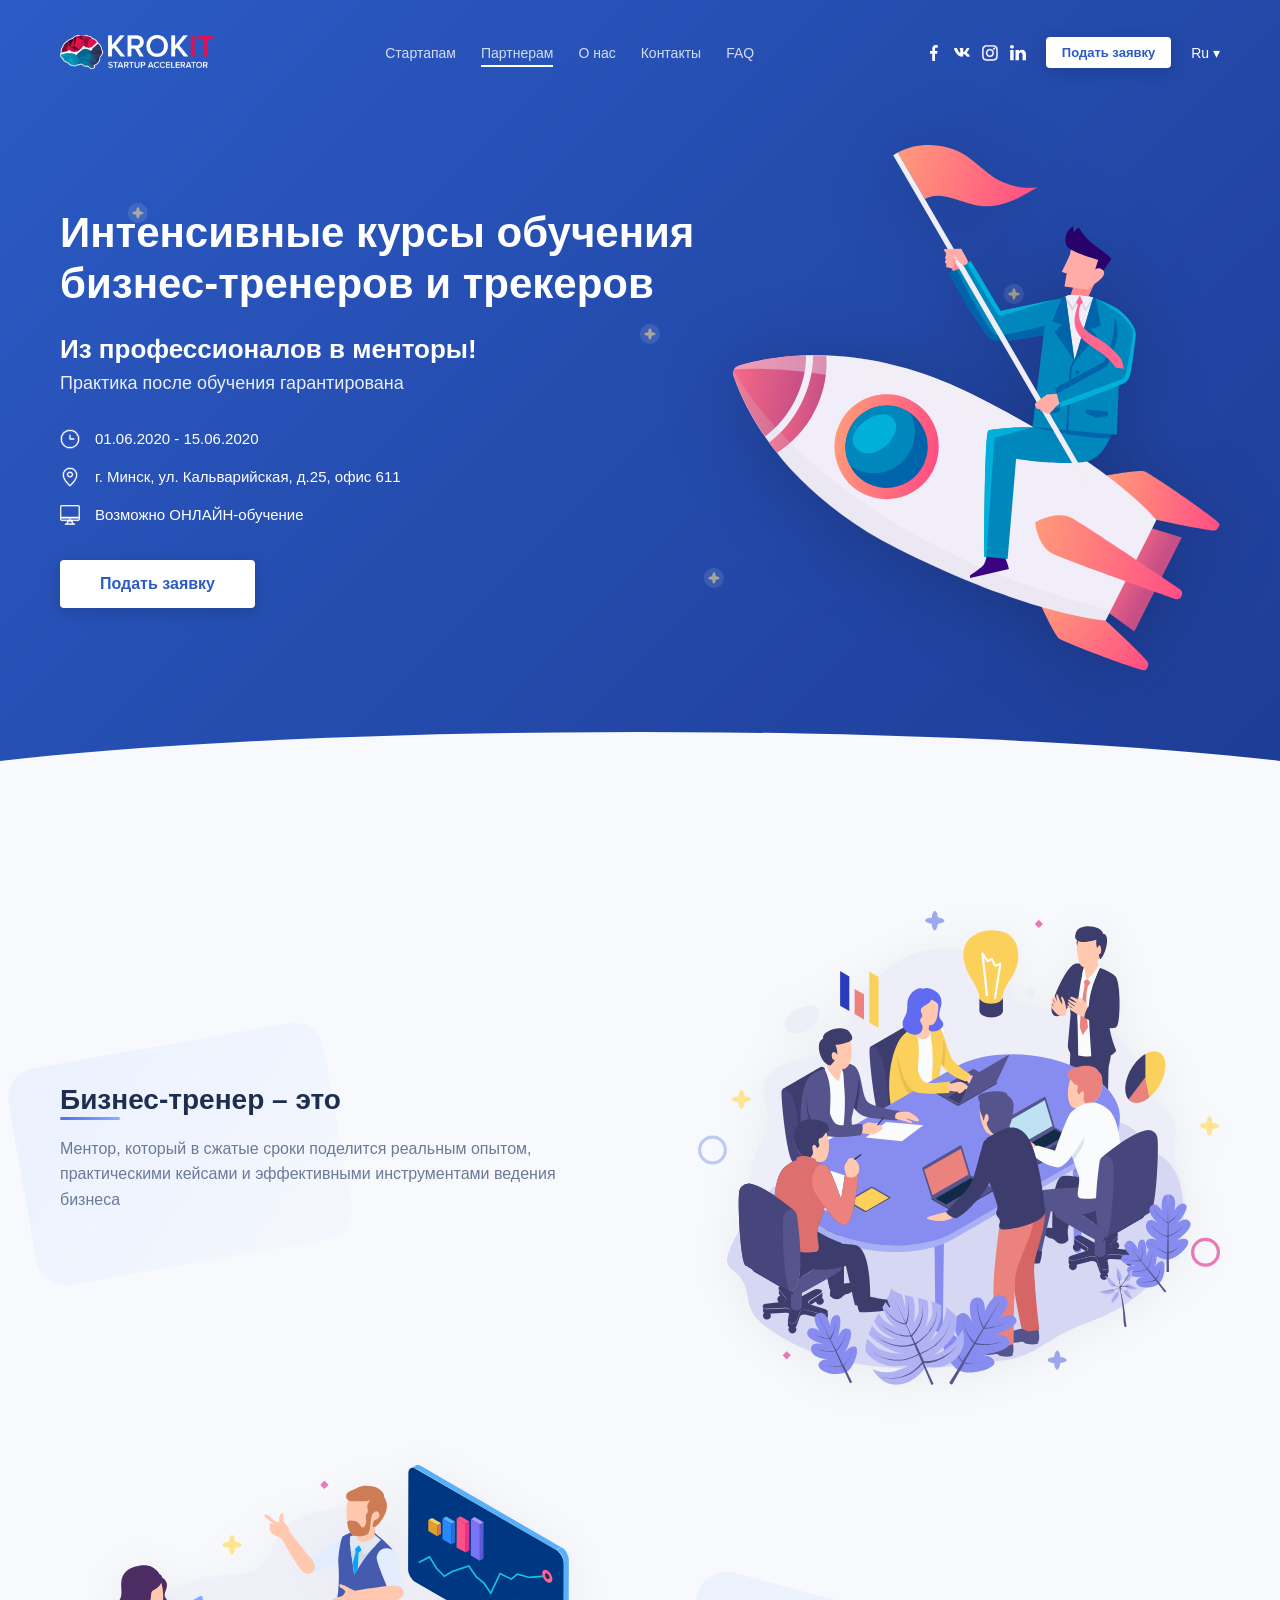
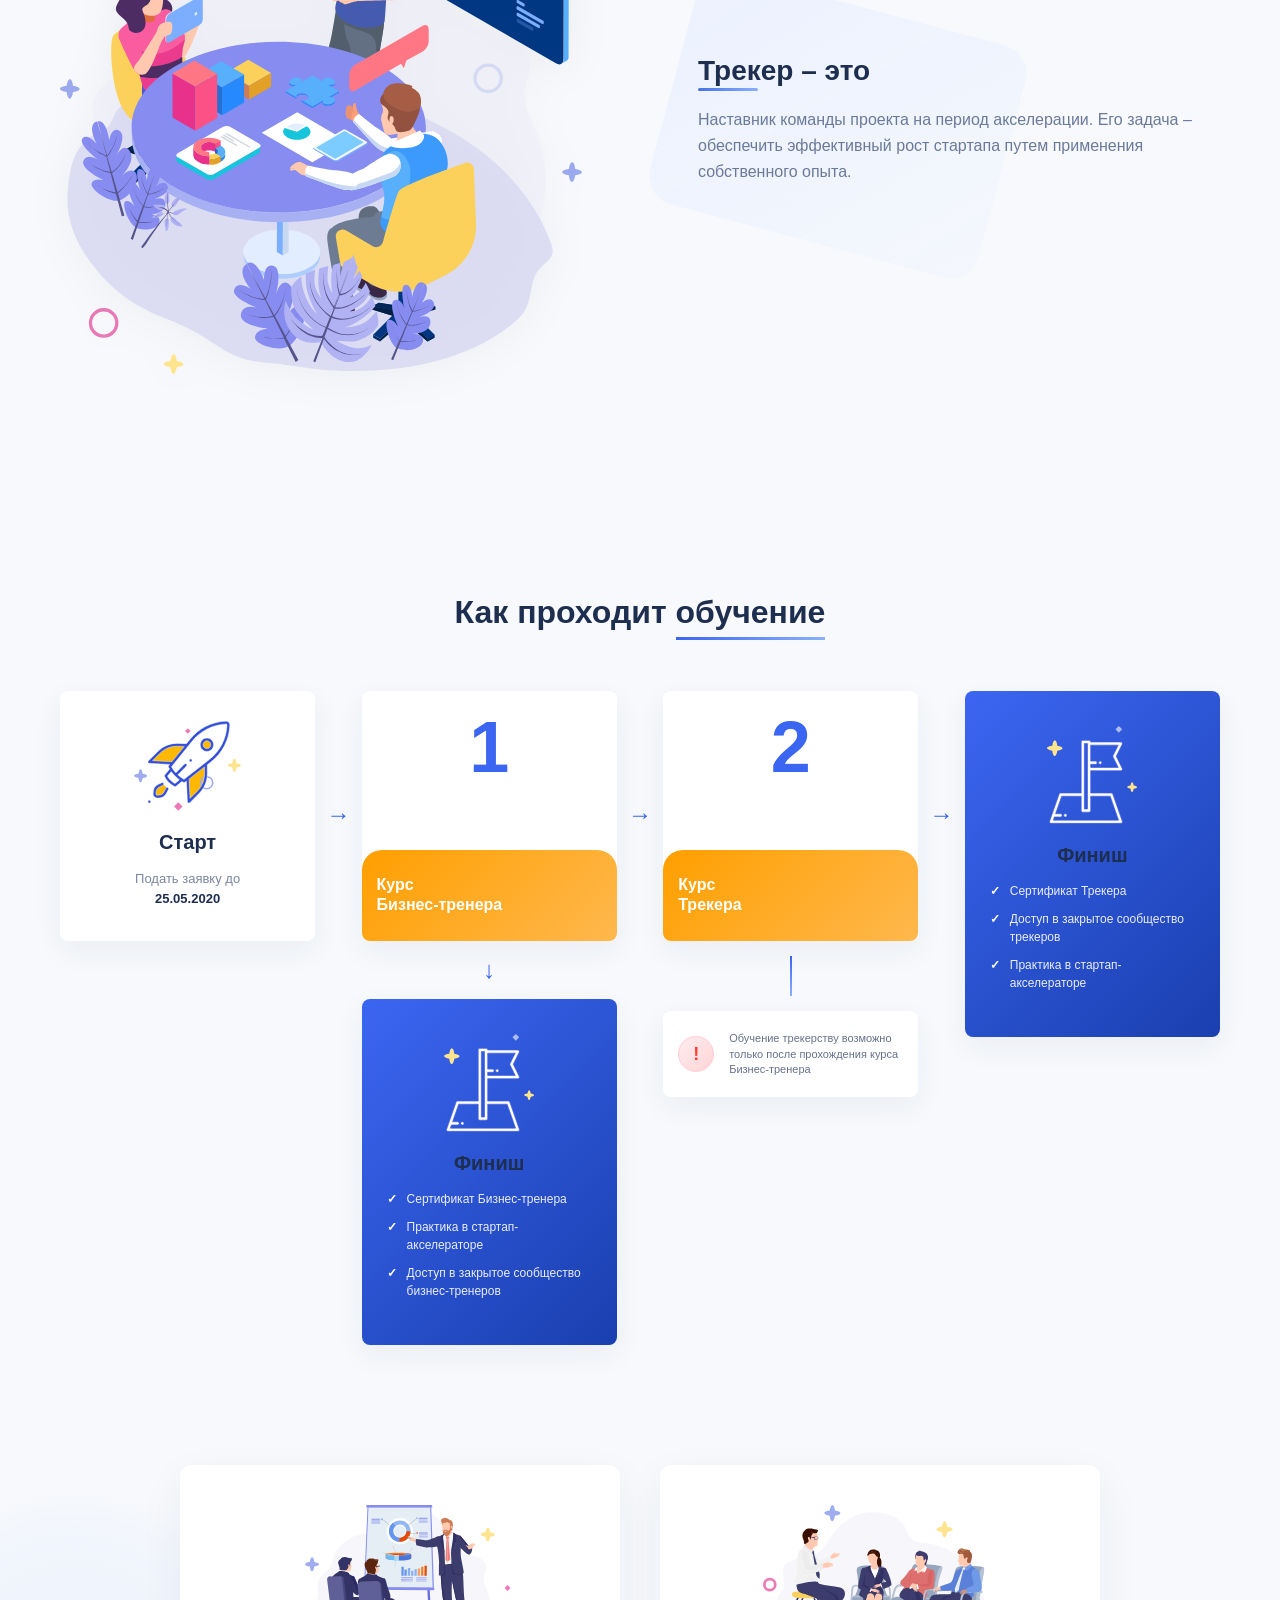
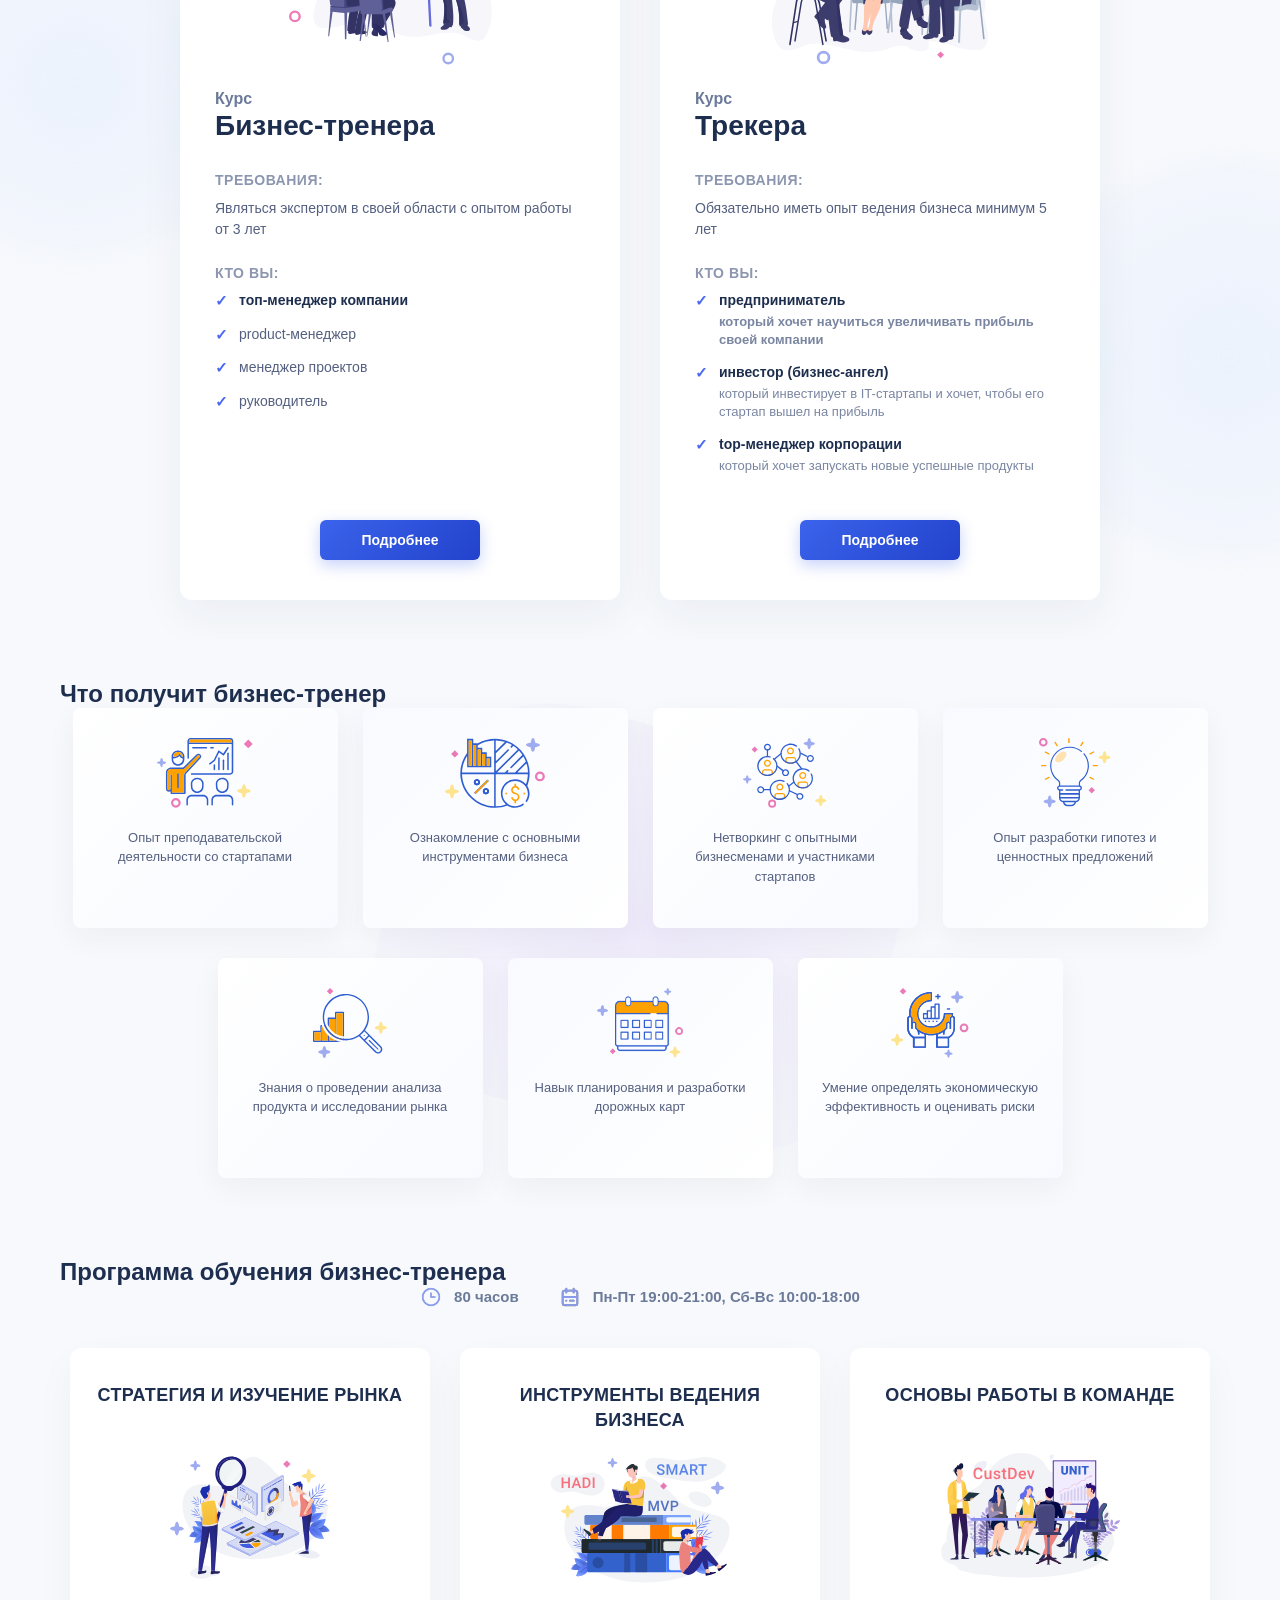
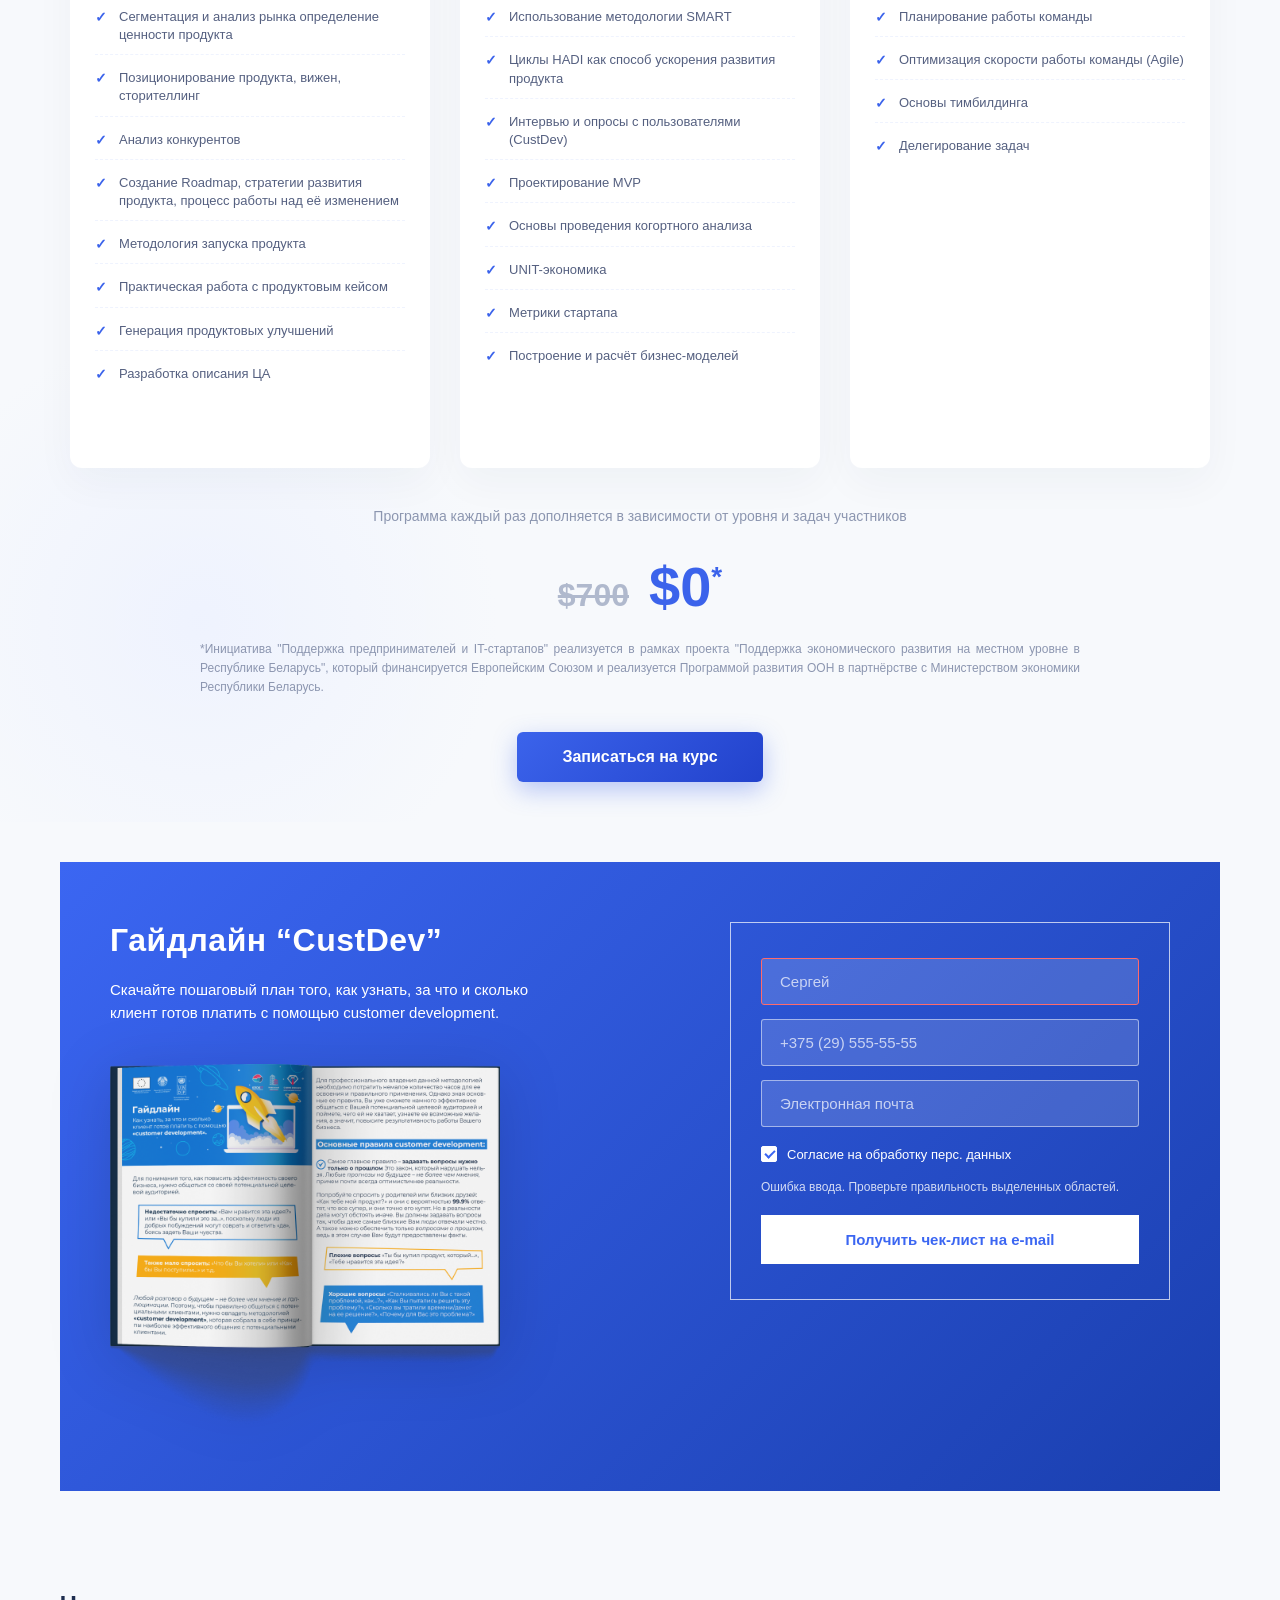
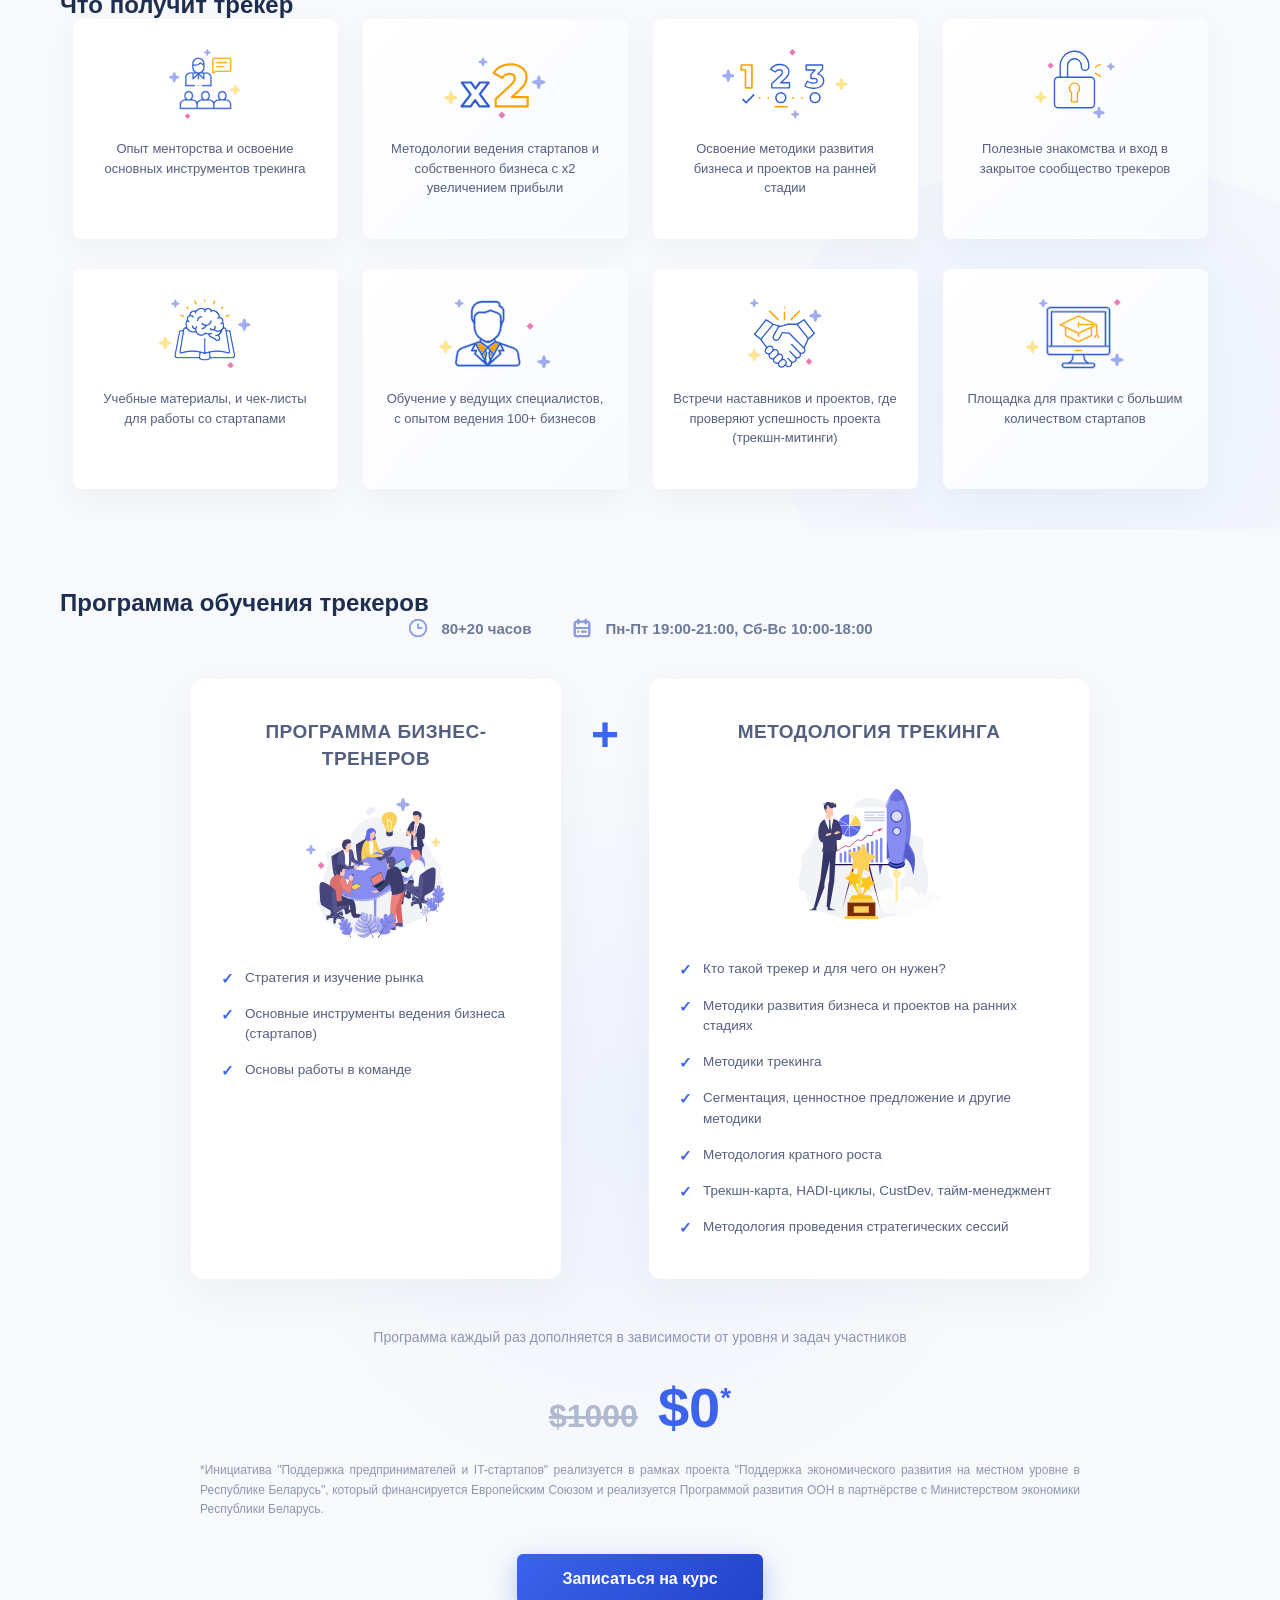
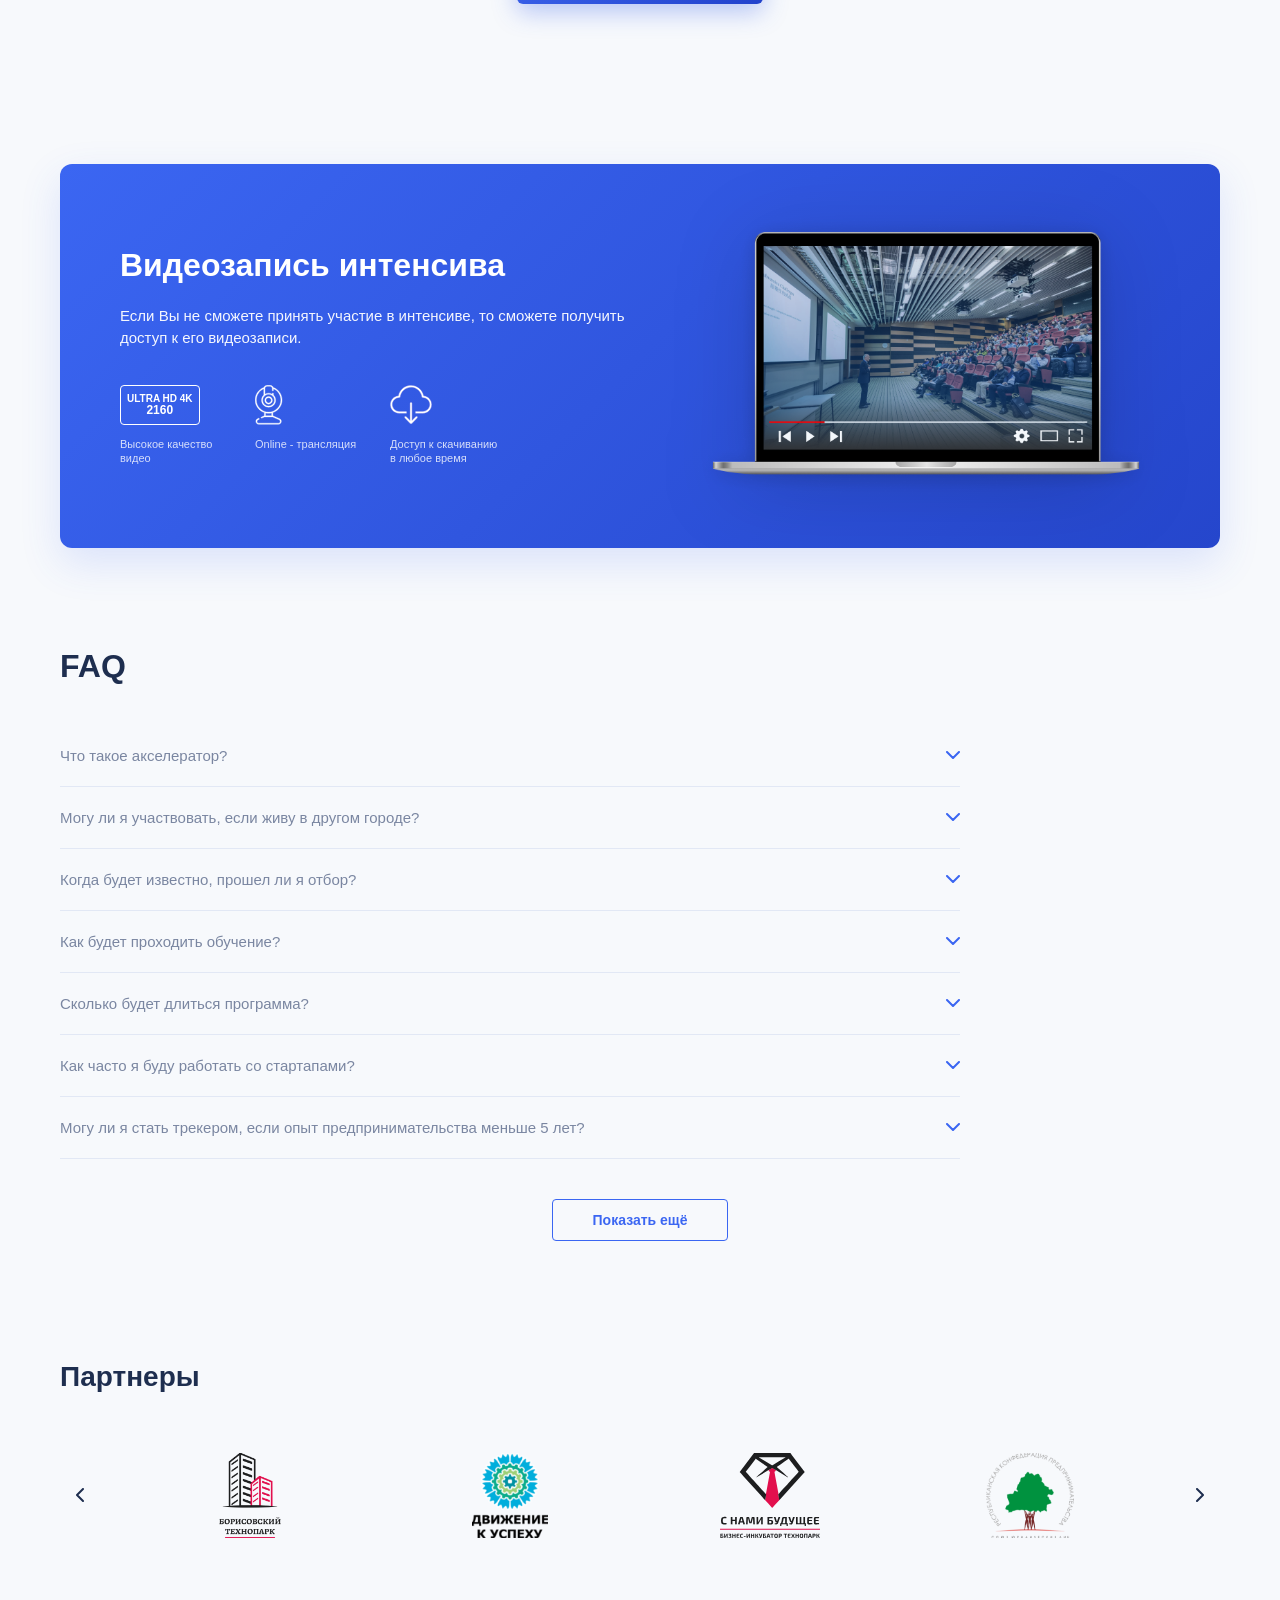
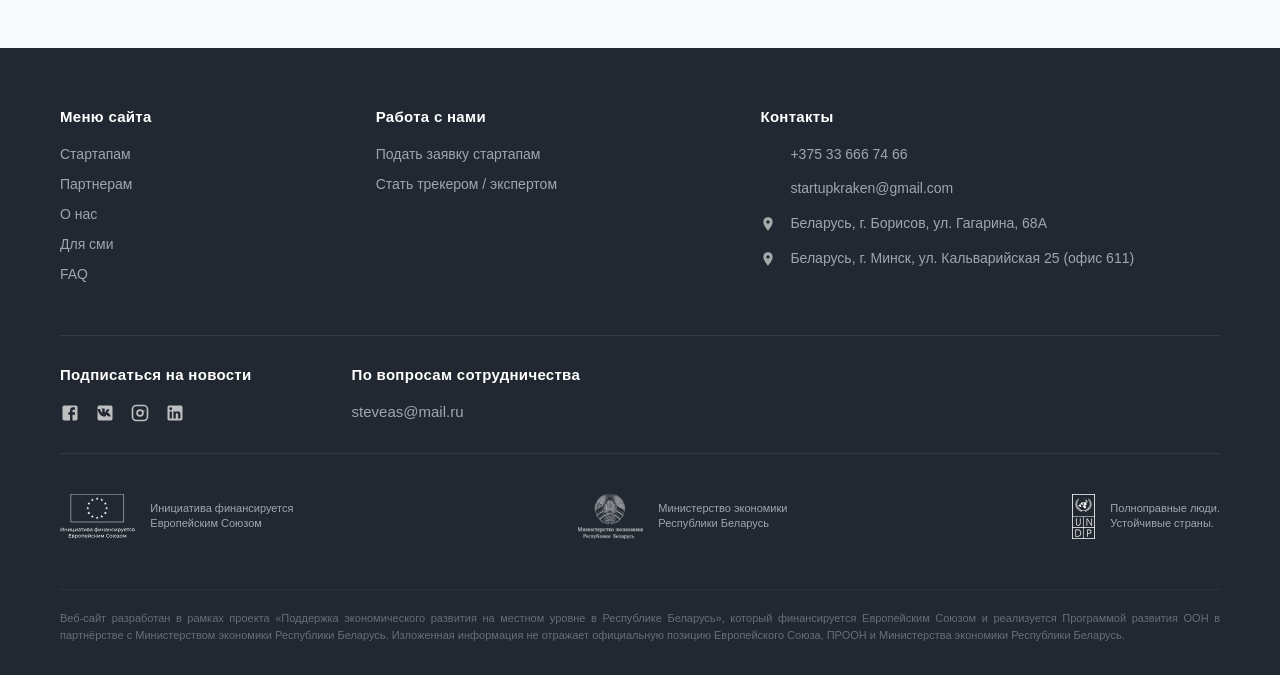
<file: PR1/index.html>
<!DOCTYPE html>
<html lang="ru">
<head>
    <meta charset="UTF-8">
    <meta name="viewport" content="width=device-width, initial-scale=1.0">
    <title>KROKIT - Бизнес-тренеры и трекеры</title>
    <link rel="stylesheet" href="CSS/style.css">
</head>
<body>

    <header class="hero-section">
        <img src="image/zvezda.svg" class="decor-star star-1" alt="декор">
        <img src="image/zvezda.svg" class="decor-star star-2" alt="декор">
        <img src="image/zvezda.svg" class="decor-star star-3" alt="декор">
        <img src="image/zvezda.svg" class="decor-star star-4" alt="декор">

        <div class="container">
            <nav class="navbar">
                <div class="logo">
                    <img src="image/logo.svg" alt="KROKIT Logo">
                </div>
                <ul class="nav-links">
                    <li><a href="#">Стартапам</a></li>
                    <li><a href="#" class="active">Партнерам</a></li>
                    <li><a href="#">О нас</a></li>
                    <li><a href="#">Контакты</a></li>
                    <li><a href="#">FAQ</a></li>
                </ul>
                <div class="nav-right">
                    <div class="social-icons">
                        <a href="#"><img src="image/fb.svg" alt="fb"></a>
                        <a href="#"><img src="image/wk.svg" alt="vk"></a>
                        <a href="#"><img src="image/insta.svg" alt="instagram"></a>
                        <a href="#"><img src="image/LinkedIN.svg" alt="linkedin"></a>
                    </div>
                    <a href="#" class="btn-submit small">Подать заявку</a>
                    <span class="lang-select">Ru ▾</span>
                </div>
            </nav>

            <div class="hero-content">
                <div class="hero-text">
                    <h1>Интенсивные курсы обучения бизнес-тренеров и трекеров</h1>
                    <p class="subtitle">Из профессионалов в менторы!</p>
                    <p class="guarantee">Практика после обучения гарантирована</p>
                    
                    <div class="info-block">
                        <div class="info-item">
                            <img src="image/icon_time.svg" class="info-icon" alt="Иконка времени">
                            <span class="text">01.06.2020 - 15.06.2020</span>
                        </div>
                        <div class="info-item">
                            <img src="image/icon_place.svg" class="info-icon" alt="Иконка адреса">
                            <span class="text">г. Минск, ул. Кальварийская, д.25, офис 611</span>
                        </div>
                        <div class="info-item">
                            <img src="image/icon_online.svg" class="info-icon" alt="Иконка онлайн">
                            <span class="text">Возможно ОНЛАЙН-обучение</span>
                        </div>
                    </div>

                    <a href="#" class="btn-submit large">Подать заявку</a>
                </div>

                <div class="hero-image">
                    <img src="image/chel.svg" alt="Бизнесмен на ракете" class="hero-illustration">
                </div>
            </div>
        </div>
        <div class="wave-bottom"></div>
    </header>


    <section class="definitions-section">
        <div class="container">
            <div class="def-row">
                <div class="def-text-block">
                    <div class="bg-shape shape-top"></div>
                    <h2>Бизнес-тренер – это</h2>
                    <p>Ментор, который в сжатые сроки поделится реальным опытом, практическими кейсами и эффективными инструментами ведения бизнеса</p>
                </div>
                <div class="def-image-block">
                    <img src="image/sidat.svg" alt="Иллюстрация: Бизнес-тренер" class="def-image">
                </div>
            </div>

            <div class="def-row reverse">
                <div class="def-text-block">
                    <div class="bg-shape shape-bottom"></div>
                    <h2>Трекер – это</h2>
                    <p>Наставник команды проекта на период акселерации. Его задача – обеспечить эффективный рост стартапа путем применения собственного опыта.</p>
                </div>
                <div class="def-image-block">
                    <img src="image/treker.svg" alt="Иллюстрация: Трекер" class="def-image">
                </div>
            </div>
        </div>
    </section>


    <section class="how-it-works">
        <div class="container">
            <h2 class="section-title">Как проходит <span>обучение</span></h2>
            
            <div class="steps-grid-wrapper">
                <div class="step-column">
                    <div class="step-card white-card shadow-card">
                        <div class="step-icon-top">
                            <img src="image/raket.svg" alt="Старт">
                        </div>
                        <h3>Старт</h3>
                        <p class="step-date">Подать заявку до<br><span>25.05.2020</span></p>
                    </div>
                </div>

                <div class="grid-arrow">→</div>

                <div class="step-column">
                    <div class="step-card orange-wave-card shadow-card">
                        <div class="badge-num-large">1</div>
                        <div class="orange-bottom-text">
                            <h3>Курс<br>Бизнес-тренера</h3>
                        </div>
                    </div>
                    
                    <div class="vertical-arrow-down">↓</div>
                    
                    <div class="step-card blue-finish-card shadow-card">
                        <div class="flag-icon-wrap">
                            <img src="image/finish.svg" alt="Финиш">
                        </div>
                        <h3>Финиш</h3>
                        <ul class="finish-list">
                            <li>Сертификат Бизнес-тренера</li>
                            <li>Практика в стартап-акселераторе</li>
                            <li>Доступ в закрытое сообщество бизнес-тренеров</li>
                        </ul>
                    </div>
                </div>

                <div class="grid-arrow">→</div>

                <div class="step-column">
                    <div class="step-card orange-wave-card shadow-card">
                        <div class="badge-num-large">2</div>
                        <div class="orange-bottom-text">
                            <h3>Курс<br>Трекера</h3>
                        </div>
                    </div>
                    
                    <div class="vertical-line-down"></div>
                    
                    <div class="alert-inline-box shadow-card">
                        <div class="alert-circle-icon">!</div>
                        <p>Обучение трекерству возможно только после прохождения курса Бизнес-тренера</p>
                    </div>
                </div>

                <div class="grid-arrow">→</div>

                <div class="step-column">
                    <div class="step-card blue-finish-card shadow-card unique-height">
                        <div class="flag-icon-wrap">
                            <img src="image/finish.svg" alt="Финиш">
                        </div>
                        <h3>Финиш</h3>
                        <ul class="finish-list">
                            <li>Сертификат Трекера</li>
                            <li>Доступ в закрытое сообщество трекеров</li>
                            <li>Практика в стартап-акселераторе</li>
                        </ul>
                    </div>
                </div>
            </div>
        </div>
    </section>


    <section class="courses-select-section">
        <div class="course-bg-shape shape-left"></div>
        <div class="course-bg-shape shape-right"></div>

        <div class="container">
            <div class="courses-flex-row">
                <div class="course-main-card">
                    <div class="course-card-hero">
                        <img src="image/biznes.svg" alt="Курс Бизнес-тренера">
                    </div>
                    <div class="course-card-body">
                        <p class="course-label">Курс</p>
                        <h3 class="course-title">Бизнес-тренера</h3>
                        
                        <div class="course-section-block">
                            <h4>Требования:</h4>
                            <p>Являться экспертом в своей области с опытом работы от 3 лет</p>
                        </div>

                        <div class="course-section-block">
                            <h4>Кто Вы:</h4>
                            <ul class="course-bullets">
                                <li>топ-менеджер компании</li>
                                <li>product-менеджер</li>
                                <li>менеджер проектов</li>
                                <li>руководитель</li>
                            </ul>
                        </div>
                    </div>
                    <div class="course-card-footer">
                        <a href="#" class="btn-more">Подробнее</a>
                    </div>
                </div>

                <div class="course-main-card">
                    <div class="course-card-hero">
                        <img src="image/curs.svg" alt="Курс Трекера">
                    </div>
                    <div class="course-card-body">
                        <p class="course-label">Курс</p>
                        <h3 class="course-title">Трекера</h3>
                        
                        <div class="course-section-block">
                            <h4>Требования:</h4>
                            <p>Обязательно иметь опыт ведения бизнеса минимум 5 лет</p>
                        </div>

                        <div class="course-section-block">
                            <h4>Кто Вы:</h4>
                            <ul class="course-bullets">
                                <li>
                                    <strong>предприниматель</strong>
                                    <span>который хочет научиться увеличивать прибыль своей компании</span>
                                </li>
                                <li>
                                    <strong>инвестор (бизнес-ангел)</strong>
                                    <span>который инвестирует в IT-стартапы и хочет, чтобы его стартап вышел на прибыль</span>
                                </li>
                                <li>
                                    <strong>top-менеджер корпорации</strong>
                                    <span>который хочет запускать новые успешные продукты</span>
                                </li>
                            </ul>
                        </div>
                    </div>
                    <div class="course-card-footer">
                        <a href="#" class="btn-more">Подробнее</a>
                    </div>
                </div>
            </div>
        </div>
    </section>


    <section class="benefits-section">
        <div class="benefit-bg-blur"></div>

        <div class="container">
            <h2 class="section-title" style="color: #1e2e4f;">Что получит бизнес-тренер</h2>

            <div class="benefits-grid">
                <div class="benefits-row row-four">
                    <div class="benefit-card">
                        <div class="benefit-icon-wrap">
                            <img src="image/p1.svg" alt="Опыт преподавания">
                        </div>
                        <p>Опыт преподавательской деятельности со стартапами</p>
                    </div>

                    <div class="benefit-card">
                        <div class="benefit-icon-wrap">
                            <img src="image/p2.svg" alt="Ознакомление с инструментами">
                        </div>
                        <p>Ознакомление с основными инструментами бизнеса</p>
                    </div>

                    <div class="benefit-card">
                        <div class="benefit-icon-wrap">
                            <img src="image/p3.svg" alt="Нетворкинг">
                        </div>
                        <p>Нетворкинг с опытными бизнесменами и участниками стартапов</p>
                    </div>

                    <div class="benefit-card">
                        <div class="benefit-icon-wrap">
                            <img src="image/p4.svg" alt="Разработка гипотез">
                        </div>
                        <p>Опыт разработки гипотез и ценностных предложений</p>
                    </div>
                </div>

                <div class="benefits-row row-three">
                    <div class="benefit-card">
                        <div class="benefit-icon-wrap">
                            <img src="image/p5.svg" alt="Анализ продукта">
                        </div>
                        <p>Знания о проведении анализа продукта и исследовании рынка</p>
                    </div>

                    <div class="benefit-card">
                        <div class="benefit-icon-wrap">
                            <img src="image/p5.png" alt="Дорожные карты">
                        </div>
                        <p>Навык планирования и разработки дорожных карт</p>
                    </div>

                    <div class="benefit-card">
                        <div class="benefit-icon-wrap">
                            <img src="image/p6.svg" alt="Оценка рисков">
                        </div>
                        <p>Умение определять экономическую эффективность и оценивать риски</p>
                    </div>
                </div>
            </div>
        </div>
    </section>


    <section class="program-section">
        <div class="program-bg-blur"></div>

        <div class="container">
            <h2 class="section-title" style="color: #1e2e4f;">Программа обучения бизнес-тренера</h2>
            
            <div class="program-meta">
                <div class="meta-item">
                    <img src="image/time.png" alt="Часы">
                    <span>80 часов</span>
                </div>
                <div class="meta-item">
                    <img src="image/calendar.svg" alt="Календарь">
                    <span>Пн-Пт 19:00-21:00, Сб-Вс 10:00-18:00</span>
                </div>
            </div>

            <div class="program-grid">
                <div class="program-card">
                    <div class="prog-card-header">
                        <h3>СТРАТЕГИЯ И ИЗУЧЕНИЕ РЫНКА</h3>
                        <div class="prog-img-wrap">
                            <img src="image/l1.svg" alt="Стратегия">
                        </div>
                    </div>
                    <ul class="prog-list">
                        <li>Сегментация и анализ рынка определение ценности продукта</li>
                        <li>Позиционирование продукта, вижен, сторителлинг</li>
                        <li>Анализ конкурентов</li>
                        <li>Создание Roadmap, стратегии развития продукта, процесс работы над её изменением</li>
                        <li>Методология запуска продукта</li>
                        <li>Практическая работа с продуктовым кейсом</li>
                        <li>Генерация продуктовых улучшений</li>
                        <li>Разработка описания ЦА</li>
                    </ul>
                </div>

                <div class="program-card">
                    <div class="prog-card-header">
                        <h3>ИНСТРУМЕНТЫ ВЕДЕНИЯ БИЗНЕСА</h3>
                        <div class="prog-img-wrap">
                            <img src="image/l2.svg" alt="Инструменты">
                        </div>
                    </div>
                    <ul class="prog-list">
                        <li>Использование методологии SMART</li>
                        <li>Циклы HADI как способ ускорения развития продукта</li>
                        <li>Интервью и опросы с пользователями (CustDev)</li>
                        <li>Проектирование MVP</li>
                        <li>Основы проведения когортного анализа</li>
                        <li>UNIT-экономика</li>
                        <li>Метрики стартапа</li>
                        <li>Построение и расчёт бизнес-моделей</li>
                    </ul>
                </div>

                <div class="program-card">
                    <div class="prog-card-header">
                        <h3>ОСНОВЫ РАБОТЫ В КОМАНДЕ</h3>
                        <div class="prog-img-wrap">
                            <img src="image/l3.svg" alt="Команда">
                        </div>
                    </div>
                    <ul class="prog-list">
                        <li>Планирование работы команды</li>
                        <li>Оптимизация скорости работы команды (Agile)</li>
                        <li>Основы тимбилдинга</li>
                        <li>Делегирование задач</li>
                    </ul>
                </div>
            </div>

            <div class="program-footer">
                <p class="program-disclaimer">Программа каждый раз дополняется в зависимости от уровня и задач участников</p>
                <div class="price-container">
                    <span class="old-price">$700</span>
                    <span class="new-price">$0<sup>*</sup></span>
                </div>
                <p class="grant-info">
                    *Инициатива "Поддержка предпринимателей и IT-стартапов" реализуется в рамках проекта "Поддержка экономического развития на местном уровне в Республике Беларусь", который финансируется Европейским Союзом и реализуется Программой развития ООН в партнёрстве с Министерством экономики Республики Беларусь.
                </p>
                <div class="action-wrap">
                    <a href="#" class="btn-primary-blue">Записаться на курс</a>
                </div>
            </div>
        </div>
    </section>


    <section class="leadmap-section">
        <div class="leadmap-bg-spot spot-1"></div>
        <div class="leadmap-bg-spot spot-2"></div>

        <div class="container">
            <div class="leadmap-box">
                <div class="leadmap-left">
                    <h2>Гайдлайн “CustDev”</h2>
                    <p class="leadmap-desc">Скачайте пошаговый план того, как узнать, за что и сколько клиент готов платить с помощью customer development.</p>
                    <div class="leadmap-img-container">
                        <img src="image/kniga.png" alt="Гайдлайн по CustDev">
                    </div>
                </div>
                
                <div class="leadmap-right">
                    <div class="form-border-wrap">
                        <form class="leadmap-form" action="#" method="POST">
                            <div class="form-group">
                                <input type="text" name="name" class="error-field" placeholder="Сергей" required>
                            </div>
                            <div class="form-group">
                                <input type="tel" name="phone" placeholder="+375 (29) 555-55-55" required>
                            </div>
                            <div class="form-group">
                                <input type="email" name="email" placeholder="Электронная почта" required>
                            </div>
                            <div class="form-checkbox">
                                <label class="checkbox-container">
                                    <input type="checkbox" checked required>
                                    <span class="checkmark"></span>
                                    Согласие на обработку перс. данных
                                </label>
                            </div>
                            <p class="form-error-msg">Ошибка ввода. Проверьте правильность выделенных областей.</p>
                            <button type="submit" class="btn-form-submit">Получить чек-лист на e-mail</button>
                        </form>
                    </div>
                </div>
            </div>
        </div>
    </section>


    <section class="tracker-benefits-section">
        <div class="tracker-bg-blur"></div>
        <div class="container">
            <h2 class="section-title" style="color: #1e2e4f;">Что получит трекер</h2>

            <div class="tracker-grid">
                <div class="tracker-card">
                    <div class="tracker-icon-wrap">
                        <img src="image/a1.svg" alt="Опыт менторства">
                    </div>
                    <p>Опыт менторства и освоение основных инструментов трекинга</p>
                </div>
                <div class="tracker-card">
                    <div class="tracker-icon-wrap">
                        <img src="image/a2.svg" alt="Методологии бизнеса">
                    </div>
                    <p>Методологии ведения стартапов и собственного бизнеса с х2 увеличением прибыли</p>
                </div>
                <div class="tracker-card">
                    <div class="tracker-icon-wrap">
                        <img src="image/a3.svg" alt="Освоение методик">
                    </div>
                    <p>Освоение методики развития бизнеса и проектов на ранней стадии</p>
                </div>
                <div class="tracker-card">
                    <div class="tracker-icon-wrap">
                        <img src="image/a4.svg" alt="Полезные знакомства">
                    </div>
                    <p>Полезные знакомства и вход в закрытое сообщество трекеров</p>
                </div>
                <div class="tracker-card">
                    <div class="tracker-icon-wrap">
                        <img src="image/a5.svg" alt="Учебные материалы">
                    </div>
                    <p>Учебные материалы, и чек-листы для работы со стартапами</p>
                </div>
                <div class="tracker-card">
                    <div class="tracker-icon-wrap">
                        <img src="image/a6.svg" alt="Обучение у специалистов">
                    </div>
                    <p>Обучение у ведущих специалистов, с опытом ведения 100+ бизнесов</p>
                </div>
                <div class="tracker-card">
                    <div class="tracker-icon-wrap">
                        <img src="image/a7.svg" alt="Встречи наставников">
                    </div>
                    <p>Встречи наставников и проектов, где проверяют успешность проекта (трекшн-митинги)</p>
                </div>
                <div class="tracker-card">
                    <div class="tracker-icon-wrap">
                        <img src="image/a8.svg" alt="Площадка для практики">
                    </div>
                    <p>Площадка для практики с большим количеством стартапов</p>
                </div>
            </div>
        </div>
    </section>


    <section class="program-tracker-section">
        <div class="prog-tracker-blur"></div>

        <div class="container">
            <h2 class="section-title" style="color: #1e2e4f;">Программа обучения трекеров</h2>

            <div class="program-meta">
                <div class="meta-item">
                    <img src="image/time.png" alt="Часы">
                    <span>80+20 часов</span>
                </div>
                <div class="meta-item">
                    <img src="image/calendar.svg" alt="Календарь">
                    <span>Пн-Пт 19:00-21:00, Сб-Вс 10:00-18:00</span>
                </div>
            </div>

            <div class="tracker-prog-flex">
                <div class="tracker-prog-card">
                    <div class="t-prog-header">
                        <h3>ПРОГРАММА БИЗНЕС-ТРЕНЕРОВ</h3>
                        <div class="t-prog-img-wrap">
                            <img src="image/b1.svg" alt="Иллюстрация программы тренеров">
                        </div>
                    </div>
                    <ul class="t-prog-list">
                        <li>Стратегия и изучение рынка</li>
                        <li>Основные инструменты ведения бизнеса (стартапов)</li>
                        <li>Основы работы в команде</li>
                    </ul>
                </div>

                <div class="tracker-prog-plus">+</div>

                <div class="tracker-prog-card wide-card">
                    <div class="t-prog-header">
                        <h3>МЕТОДОЛОГИЯ ТРЕКИНГА</h3>
                        <div class="t-prog-img-wrap">
                            <img src="image/b2.svg" alt="Иллюстрация методологии трекинга">
                        </div>
                    </div>
                    <ul class="t-prog-list">
                        <li>Кто такой трекер и для чего он нужен?</li>
                        <li>Методики развития бизнеса и проектов на ранних стадиях</li>
                        <li>Методики трекинга</li>
                        <li>Сегментация, ценностное предложение и другие методики</li>
                        <li>Методология кратного роста</li>
                        <li>Трекшн-карта, HADI-циклы, CustDev, тайм-менеджмент</li>
                        <li>Методология проведения стратегических сессий</li>
                    </ul>
                </div>
            </div>

            <div class="program-footer">
                <p class="program-disclaimer">Программа каждый раз дополняется в зависимости от уровня и задач участников</p>
                <div class="price-container">
                    <span class="old-price">$1000</span>
                    <span class="new-price">$0<sup>*</sup></span>
                </div>
                <p class="grant-info">
                    *Инициатива "Поддержка предпринимателей и IT-стартапов" реализуется в рамках проекта "Поддержка экономического развития на местном уровне в Республике Беларусь", который финансируется Европейским Союзом и реализуется Программой развития ООН в партнёрстве с Министерством экономики Республики Беларусь.
                </p>
                <div class="action-wrap">
                    <a href="#" class="btn-primary-blue">Записаться на курс</a>
                </div>
            </div>
        </div>
    </section>

    <section class="video-promo-section">
        <div class="container">
            <div class="video-promo-box">
                <div class="promo-left-side">
                    <h2>Видеозапись интенсива</h2>
                    <p>Если Вы не сможете принять участие в интенсиве, то сможете получить доступ к его видеозаписи.</p>
                    
                    <div class="promo-features">
                        <div class="p-feature-item">
                            <div class="feat-icon-box text-badge">ULTRA HD 4K <span>2160</span></div>
                            <p>Высокое качество видео</p>
                        </div>
                        <div class="p-feature-item">
                            <div class="feat-icon-box"><img src="image/camerik.svg" alt="Online"></div>
                            <p>Online - трансляция</p>
                        </div>
                        <div class="p-feature-item">
                            <div class="feat-icon-box"><img src="image/cloud.svg" alt="Скачивание"></div>
                            <p>Доступ к скачиванию в любое время</p>
                        </div>
                    </div>
                </div>
                
                <div class="promo-right-side">
                    <div class="laptop-mockup">
                        <img src="image/nn.png" alt="Ноутбук с видеозаписью лекции">
                    </div>
                </div>
            </div>
        </div>
    </section>


    <section class="faq-section">
        <div class="container">
            <h2 class="faq-main-title">FAQ</h2>
            
            <div class="faq-accordion-wrapper">
                <div class="accordion-item">
                    <button class="accordion-header">
                        <span>Что такое акселератор?</span>
                        <span class="accordion-arrow"></span>
                    </button>
                    <div class="accordion-content">
                        <p>Акселератор — это интенсивная программа развития стартапов и действующих бизнесов через обучение, менторство и экспертную поддержку для быстрого кратного роста компании.</p>
                    </div>
                </div>

                <div class="accordion-item">
                    <button class="accordion-header">
                        <span>Могу ли я участвовать, если живу в другом городе?</span>
                        <span class="accordion-arrow"></span>
                    </button>
                    <div class="accordion-content"><p>Да, предусмотрен полноценный онлайн-формат участия.</p></div>
                </div>

                <div class="accordion-item">
                    <button class="accordion-header">
                        <span>Когда будет известно, прошел ли я отбор?</span>
                        <span class="accordion-arrow"></span>
                    </button>
                    <div class="accordion-content"><p>Результаты отбора будут высланы на вашу электронную почту сразу после рассмотрения заявок.</p></div>
                </div>

                <div class="accordion-item">
                    <button class="accordion-header">
                        <span>Как будет проходить обучение?</span>
                        <span class="accordion-arrow"></span>
                    </button>
                    <div class="accordion-content"><p>Обучение включает в себя лекционные материалы, разборы кейсов и практическую работу.</p></div>
                </div>

                <div class="accordion-item">
                    <button class="accordion-header">
                        <span>Сколько будет длиться программа?</span>
                        <span class="accordion-arrow"></span>
                    </button>
                    <div class="accordion-content"><p>Подробный тайминг и длительность программы указаны в блоках описания курсов.</p></div>
                </div>

                <div class="accordion-item">
                    <button class="accordion-header">
                        <span>Как часто я буду работать со стартапами?</span>
                        <span class="accordion-arrow"></span>
                    </button>
                    <div class="accordion-content"><p>Практические воркшопы и трекшн-митинги со стартапами проходят еженедельно.</p></div>
                </div>

                <div class="accordion-item">
                    <button class="accordion-header">
                        <span>Могу ли я стать трекером, если опыт предпринимательства меньше 5 лет?</span>
                        <span class="accordion-arrow"></span>
                    </button>
                    <div class="accordion-content"><p>Каждая заявка рассматривается индивидуально, если у вас высокий уровень профильной экспертизы.</p></div>
                </div>
            </div>

            <div class="faq-more-action">
                <button class="btn-faq-more">Показать ещё</button>
            </div>
        </div>
    </section>


    <section class="partners-section">
        <div class="container">
            <h2 class="partners-title">Партнеры</h2>
            
            <div class="partners-slider-container">
                <button class="slider-arrow prev-arrow">
                    <svg width="8" height="14" viewBox="0 0 8 14" fill="none"><path d="M7 13L1 7L7 1" stroke="#1E2E4F" stroke-width="2" stroke-linecap="round" stroke-linejoin="round"/></svg>
                </button>
                
                <div class="partners-logos-row">
                    <div class="partner-logo-card">
                        <img src="image/r1.svg" alt="Борисовский Технопарк">
                    </div>
                    <div class="partner-logo-card">
                        <img src="image/r2.svg" alt="Движение к успеху">
                    </div>
                    <div class="partner-logo-card">
                        <img src="image/r3.svg" alt="С нами будущее">
                    </div>
                    <div class="partner-logo-card">
                        <img src="image/r4.svg" alt="Республиканская конфедерация предпринимательства">
                    </div>
                </div>

                <button class="slider-arrow next-arrow">
                    <svg width="8" height="14" viewBox="0 0 8 14" fill="none"><path d="M1 13L7 7L1 1" stroke="#1E2E4F" stroke-width="2" stroke-linecap="round" stroke-linejoin="round"/></svg>
                </button>
            </div>
        </div>
    </section>

    <footer class="main-footer">
        <div class="container">
            <div class="footer-grid">
                
                <div class="footer-col">
                    <h3>Меню сайта</h3>
                    <ul class="footer-menu">
                        <li><a href="#">Стартапам</a></li>
                        <li><a href="#">Партнерам</a></li>
                        <li><a href="#">О нас</a></li>
                        <li><a href="#">Для сми</a></li>
                        <li><a href="#">FAQ</a></li>
                    </ul>
                </div>

                <div class="footer-col">
                    <h3>Работа с нами</h3>
                    <ul class="footer-menu">
                        <li><a href="#">Подать заявку стартапам</a></li>
                        <li><a href="#">Стать трекером / экспертом</a></li>
                    </ul>
                </div>

                <div class="footer-col">
                    <h3>Контакты</h3>
                    <ul class="footer-contacts">
                        <li>
                            <a href="tel:+375336667466" class="contact-link phone-icon">
                                +375 33 666 74 66
                            </a>
                        </li>
                        <li>
                            <a href="mailto:startupkraken@gmail.com" class="contact-link email-icon">
                                startupkraken@gmail.com
                            </a>
                        </li>
                        <li class="contact-address geo-icon">
                            Беларусь, г. Борисов, ул. Гагарина, 68А
                        </li>
                        <li class="contact-address geo-icon">
                            Беларусь, г. Минск, ул. Кальварийская 25 (офис 611)
                        </li>
                    </ul>
                </div>
            </div>

            <div class="footer-middle-grid">
                <div class="footer-social-block">
                    <h3>Подписаться на новости</h3>
                    <div class="footer-social-icons">
                        <a href="#" class="soc-icon fb"></a>
                        <a href="#" class="soc-icon vk"></a>
                        <a href="#" class="soc-icon inst"></a>
                        <a href="#" class="soc-icon in"></a>
                    </div>
                </div>

                <div class="footer-collab-block">
                    <h3>По вопросам сотрудничества</h3>
                    <a href="mailto:steveas@mail.ru" class="collab-email">steveas@mail.ru</a>
                </div>
            </div>

            <div class="footer-partners-logos">
                <div class="f-logo-item">
                    <img src="image/n1.svg" alt="Инициатива финансируется Европейским Союзом">
                    <p>Инициатива финансируется<br>Европейским Союзом</p>
                </div>
                <div class="f-logo-item">
                    <img src="image/n2.svg" alt="Министерство экономики Республики Беларусь">
                    <p>Министерство экономики<br>Республики Беларусь</p>
                </div>
                <div class="f-logo-item">
                    <img src="image/n3.svg" alt="UN DP">
                    <p>Полноправные люди.<br>Устойчивые страны.</p>
                </div>
            </div>

            <div class="footer-disclaimer">
                <p>Веб-сайт разработан в рамках проекта «Поддержка экономического развития на местном уровне в Республике Беларусь», который финансируется Европейским Союзом и реализуется Программой развития ООН в партнёрстве с Министерством экономики Республики Беларусь. Изложенная информация не отражает официальную позицию Европейского Союза, ПРООН и Министерства экономики Республики Беларусь.</p>
            </div>

        </div>
    </footer>

    <script>
        document.querySelectorAll('.accordion-header').forEach(header => {
            header.addEventListener('click', () => {
                const item = header.parentElement;
                const content = header.nextElementSibling;
                
                document.querySelectorAll('.accordion-item').forEach(otherItem => {
                    if (otherItem !== item && otherItem.classList.contains('active')) {
                        otherItem.classList.remove('active');
                        otherItem.querySelector('.accordion-content').style.maxHeight = null;
                    }
                });
                
                item.classList.toggle('active');
                if (item.classList.contains('active')) {
                    content.style.maxHeight = content.scrollHeight + "px";
                } else {
                    content.style.maxHeight = null;
                }
            });
        });
    </script>

</body>
</html>
</file>
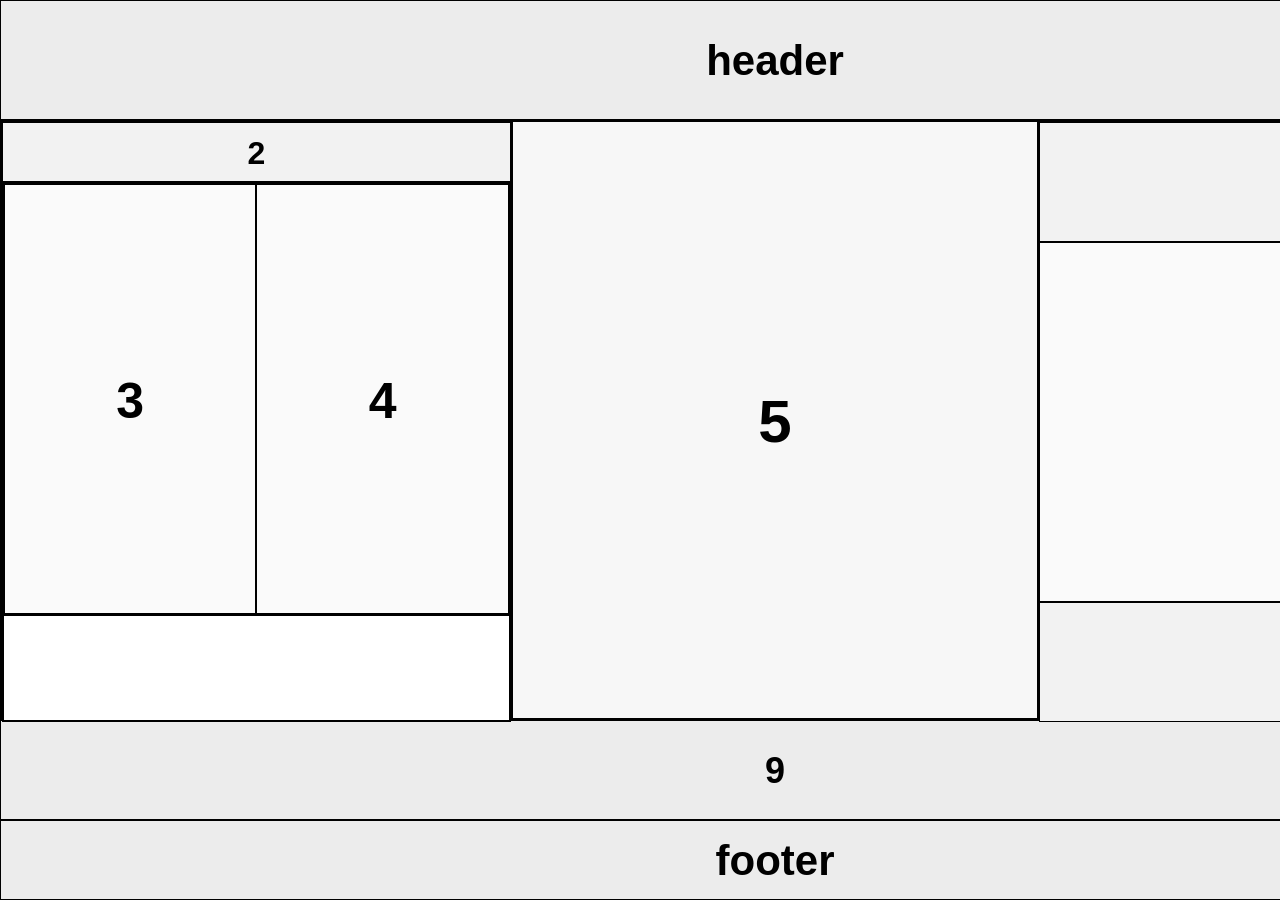
<file: psip/psip_5.html>
<!DOCTYPE html>
<html lang="ru">
<head>
    <meta charset="UTF-8">
    <title>PSIP 5</title>
    <link rel="stylesheet" href="psip_5.css">
</head>
<body>
<div class="layout">
    <div class="header"><b>header</b></div>
    <div class="main-section">
        
        <div class="left-side">
            <div class="block-2"><b>2</b></div>

            <div class="left-content">
                <div class="middle-left">
                    <div class="block-3"><b>3</b></div>
                    <div class="block-4"><b>4</b></div>
                </div>

                <div class="empty-row"></div>
            </div>
        </div>
        <div class="block-5"><b>5</b></div>

        <div class="right-side">
            <div class="block-6"><b>6</b></div>
            <div class="block-7"><b>7</b></div>
            <div class="block-8"><b>8</b></div>
        </div>
    </div>
    <div class="block-9"><b>9</b></div>
    <div class="footer"><b>footer</b></div>
</div>
</body>
</html>
</file>
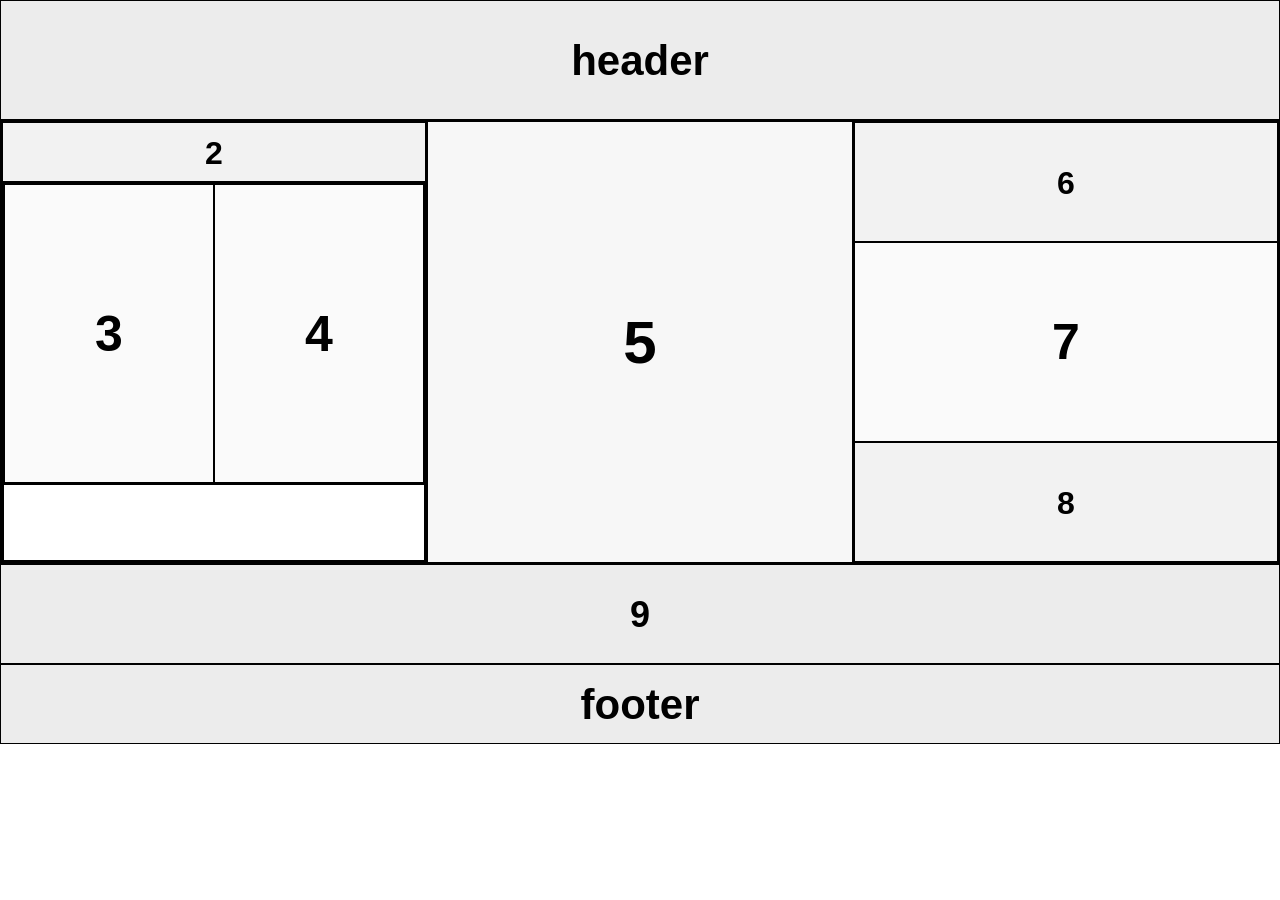
<file: psip/psip_7.html>
<!DOCTYPE html>
<html lang="ru">
<head>
    <meta charset="UTF-8">
    <title>PSIP 5</title>
    <link rel="stylesheet" href="psip_7.css">
</head>
<body>
<div class="layout">
    <div class="header"><b>header</b></div>
    <div class="main-section">
        
        <div class="left-side">
            <div class="block-2"><b>2</b></div>

            <div class="left-content">
                <div class="middle-left">
                    <div class="block-3"><b>3</b></div>
                    <div class="block-4"><b>4</b></div>
                </div>

                <div class="empty-row"></div>
            </div>
        </div>
        <div class="block-5"><b>5</b></div>

        <div class="right-side">
            <div class="block-6"><b>6</b></div>
            <div class="block-7"><b>7</b></div>
            <div class="block-8"><b>8</b></div>
        </div>
    </div>
    <div class="block-9"><b>9</b></div>
    <div class="footer"><b>footer</b></div>
</div>
</body>
</html>
</file>
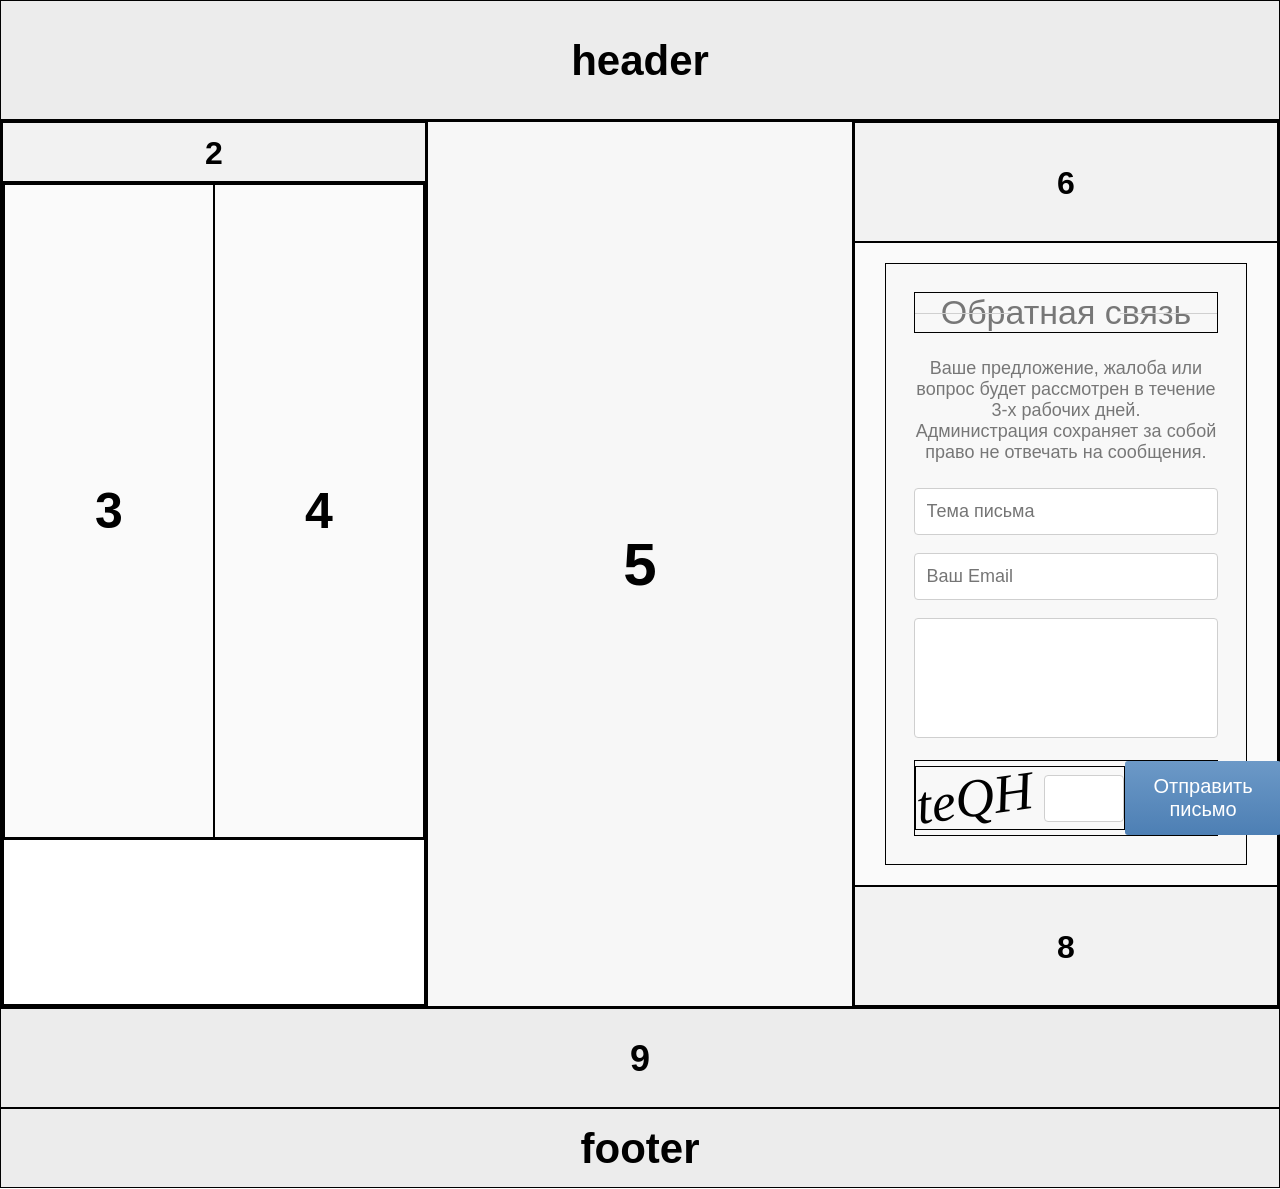
<file: psip/psip_8.html>
<!DOCTYPE html>
<html lang="ru">
<head>
    <meta charset="UTF-8">
    <title>PSIP 5</title>
    <link rel="stylesheet" href="psip_8.css">
</head>
<body>
<div class="layout">
    <div class="header"><b>header</b></div>
    <div class="main-section">
        
        <div class="left-side">
            <div class="block-2"><b>2</b></div>

            <div class="left-content">
                <div class="middle-left">
                    <div class="block-3"><b>3</b></div>
                    <div class="block-4"><b>4</b></div>
                </div>

                <div class="empty-row"></div>
            </div>
        </div>
        <div class="block-5"><b>5</b></div>

        <div class="right-side">
            <div class="block-6"><b>6</b></div>
           <div class="block-7">
    <div class="feedback-form">
        <div class="form-title">Обратная связь</div>

        <p class="form-text">
            Ваше предложение, жалоба или вопрос будет рассмотрен в течение 3-х рабочих дней.<br>
            Администрация сохраняет за собой право не отвечать на сообщения.
        </p>

        <input type="text" placeholder="Тема письма">
        <input type="email" placeholder="Ваш Email">
        <textarea></textarea>

        <div class="form-bottom">
            <div class="captcha">
                <span>teQH</span>
                <input type="text">
            </div>

            <button>Отправить письмо</button>
        </div>
    </div>
</div>
            <div class="block-8"><b>8</b></div>
        </div>
    </div>
    <div class="block-9"><b>9</b></div>
    <div class="footer"><b>footer</b></div>
</div>
</body>
</html>
</file>
<file: lr10-12/CSS/style.css>
* {
    margin: 0;
    padding: 0;
    box-sizing: border-box;
    font-family: 'Segoe UI', Tahoma, Geneva, Verdana, sans-serif;
}

body {
    background-color: #f0f4f8;
    color: #1e2e4f;
}

.container {
    max-width: 1000px;
    margin: 0 auto;
    padding: 0 20px;
}

.hero-section {
    background: linear-gradient(135deg, #2b5bc5 0%, #1e3c96 100%);
    padding: 40px 0 50px 0;
    text-align: center;
    color: #fff;
}

.hero-section h1 {
    font-size: 38px;
    font-weight: 700;
    margin-bottom: 10px;
}

.hero-section .subtitle {
    font-size: 20px;
    opacity: 0.9;
}

main {
    padding: 40px 0 60px 0;
}

.task-block {
    background: #ffffff;
    border-radius: 12px;
    padding: 30px 35px;
    margin-bottom: 35px;
    box-shadow: 0 5px 25px rgba(30, 46, 79, 0.06);
    transition: transform 0.3s ease, box-shadow 0.3s ease;
}

.task-block:hover {
    transform: translateY(-3px);
    box-shadow: 0 12px 40px rgba(30, 46, 79, 0.1);
}

.task-block h2 {
    font-size: 22px;
    color: #1e2e4f;
    margin-bottom: 15px;
}

.task-block p {
    font-size: 15px;
    color: #556080;
    line-height: 1.6;
    margin-bottom: 8px;
}

.result-box {
    background: #f8faff;
    border: 1px solid #e8edf5;
    border-radius: 8px;
    padding: 18px 22px;
    margin: 15px 0 18px 0;
    min-height: 50px;
    font-size: 15px;
    color: #1e2e4f;
    line-height: 1.8;
}

.btn-primary,
.btn-secondary {
    display: inline-block;
    padding: 12px 30px;
    font-size: 15px;
    font-weight: 600;
    border: none;
    border-radius: 6px;
    cursor: pointer;
    transition: transform 0.3s ease, box-shadow 0.3s ease;
}

.btn-primary {
    background: linear-gradient(135deg, #3b66f2, #1a3faf);
    color: #fff;
    box-shadow: 0 5px 20px rgba(59, 102, 242, 0.3);
}

.btn-primary:hover {
    transform: translateY(-2px);
    box-shadow: 0 8px 30px rgba(59, 102, 242, 0.4);
}

.btn-secondary {
    background: linear-gradient(135deg, #ff9f00, #e88900);
    color: #fff;
    box-shadow: 0 5px 20px rgba(255, 159, 0, 0.3);
}

.btn-secondary:hover {
    transform: translateY(-2px);
    box-shadow: 0 8px 30px rgba(255, 159, 0, 0.4);
}

.btn-primary:active,
.btn-secondary:active {
    transform: scale(0.97);
}

.main-footer {
    background-color: #222831;
    color: #ffffff;
    padding: 25px 0;
    margin-top: 20px;
}

@media (max-width: 768px) {
    .hero-section h1 {
        font-size: 28px;
    }
    
    .hero-section .subtitle {
        font-size: 17px;
    }
    
    .task-block {
        padding: 20px 18px;
    }
    
    .task-block h2 {
        font-size: 19px;
    }
    
    .btn-primary,
    .btn-secondary {
        padding: 10px 22px;
        font-size: 14px;
        width: 100%;
        text-align: center;
    }
    
    .result-box {
        font-size: 14px;
        padding: 14px 16px;
        overflow-x: auto;
    }
}

@media (max-width: 480px) {
    .hero-section h1 {
        font-size: 22px;
    }
    
    .task-block p {
        font-size: 14px;
    }
}
</file>
<file: lr9/CSS/style.css>
/* Обнуление базовых стилей */
* {
    margin: 0;
    padding: 0;
    box-sizing: border-box;
    font-family: 'Segoe UI', Tahoma, Geneva, Verdana, sans-serif;
}

body {
    background-color: #f7f9fc;
    color: #fff;
}

.container {
    max-width: 1200px;
    margin: 0 auto;
    padding: 0 20px;
}

/* ==========================================================================
   ПУНКТ 9: CSS3-АНИМАЦИИ (@keyframes)
   ========================================================================== */
@keyframes float {
    0%, 100% { transform: translateY(0px); }
    50% { transform: translateY(-15px); }
}

@keyframes pulse {
    0%, 100% { transform: scale(1); }
    50% { transform: scale(1.05); }
}

@keyframes shine {
    0% { background-position: -200% 0; }
    100% { background-position: 200% 0; }
}

@keyframes rotateIn {
    0% { transform: rotate(0deg) scale(0.8); opacity: 0; }
    100% { transform: rotate(360deg) scale(1); opacity: 1; }
}

@keyframes slideInLeft {
    0% { transform: translateX(-30px); opacity: 0; }
    100% { transform: translateX(0); opacity: 1; }
}

@keyframes fadeInUp {
    0% { transform: translateY(20px); opacity: 0; }
    100% { transform: translateY(0); opacity: 1; }
}

@keyframes shimmerText {
    0% { background-position: -200% center; }
    100% { background-position: 200% center; }
}

@keyframes glowPulse {
    0%, 100% { box-shadow: 0 0 5px rgba(59, 102, 242, 0.3); }
    50% { box-shadow: 0 0 25px rgba(59, 102, 242, 0.6); }
}

@keyframes bounceIn {
    0% { transform: scale(0.3); opacity: 0; }
    50% { transform: scale(1.05); }
    70% { transform: scale(0.9); }
    100% { transform: scale(1); opacity: 1; }
}

/* ==========================================================================
   ПУНКТ 10: ПСЕВДОКЛАССЫ (:nth-child, :first-child, :last-child, :not)
   ========================================================================== */

/* :first-child — первый элемент в списке */
.course-bullets li:first-child {
    color: #1e2e4f;
    font-weight: 600;
}

/* :last-child — последний элемент в списке */
.course-bullets li:last-child {
    border-bottom: none;
}

/* :nth-child(odd) — нечетные элементы */
.benefits-row .benefit-card:nth-child(odd) {
    background: linear-gradient(135deg, #ffffff, #f8faff);
}

/* :nth-child(even) — четные элементы */
.benefits-row .benefit-card:nth-child(even) {
    background: linear-gradient(135deg, #f8faff, #ffffff);
}

/* :not(:last-child) — все кроме последнего */
.prog-list li:not(:last-child) {
    border-bottom: 1px dashed rgba(59, 99, 235, 0.08);
    padding-bottom: 10px;
}

/* :not(:first-child) — все кроме первого */
.finish-list li:not(:first-child) {
    margin-top: 5px;
}

/* :nth-child(3) — третий элемент */
.promo-features .p-feature-item:nth-child(3) {
    animation: pulse 2s ease-in-out infinite;
}

/* :nth-child(2n) — каждый второй */
.tracker-grid .tracker-card:nth-child(2n) {
    background: linear-gradient(135deg, #ffffff, #f8faff);
}

/* ==========================================================================
   СТИЛИ ГЛАВНОГО ЭКРАНА (HERO SECTION)
   ========================================================================== */
.hero-section {
    background: linear-gradient(135deg, #2b5bc5 0%, #1e3c96 100%);
    position: relative;
    padding-top: 20px;
    padding-bottom: 140px;
    overflow: hidden;
}

.decor-star {
    position: absolute;
    width: 20px;
    height: auto;
    opacity: 0.6;
    z-index: 1;
    transition: transform 0.5s ease, opacity 0.5s ease;
    animation: rotateIn 3s ease-in-out infinite;
}
.decor-star:hover {
    transform: rotate(180deg) scale(1.3);
    opacity: 1;
}
.star-1 { top: 25%; left: 10%; animation-delay: 0s; }
.star-2 { top: 40%; left: 50%; animation-delay: 0.5s; }
.star-3 { top: 70%; left: 55%; animation-delay: 1s; }
.star-4 { top: 35%; right: 20%; animation-delay: 1.5s; }

.navbar {
    display: flex;
    justify-content: space-between;
    align-items: center;
    padding: 15px 0;
    position: relative;
    z-index: 10;
}

.logo img { height: 35px; display: block; }

.nav-links { display: flex; list-style: none; gap: 25px; }
.nav-links a {
    color: rgba(255, 255, 255, 0.8);
    text-decoration: none;
    font-size: 14px;
    transition: color 0.3s, border-bottom 0.3s;
    position: relative;
    padding-bottom: 4px;
    cursor: pointer;
}
.nav-links a::after {
    content: '';
    position: absolute;
    bottom: -2px;
    left: 0;
    width: 0;
    height: 2px;
    background-color: #fff;
    transition: width 0.3s ease;
}
.nav-links a:hover::after,
.nav-links a.active::after {
    width: 100%;
}
.nav-links a:hover {
    color: #fff;
}

.nav-right { display: flex; align-items: center; gap: 20px; }
.social-icons { display: flex; gap: 12px; }
.social-icons a {
    display: block;
    transition: transform 0.3s ease, filter 0.3s ease;
    cursor: pointer;
}
.social-icons a:hover {
    transform: translateY(-3px) scale(1.1);
    filter: brightness(1.5) drop-shadow(0 2px 8px rgba(255,255,255,0.3));
}
.social-icons a img { width: 16px; height: 16px; display: block; object-fit: contain; }
.lang-select {
    font-size: 14px;
    cursor: pointer;
    transition: color 0.3s;
    padding: 4px 8px;
    border-radius: 4px;
}
.lang-select:hover {
    color: #fff;
    background: rgba(255,255,255,0.1);
}

.btn-submit {
    display: inline-block;
    background-color: #fff;
    color: #2b5bc5;
    text-decoration: none;
    font-weight: bold;
    border-radius: 4px;
    text-align: center;
    transition: transform 0.3s ease, box-shadow 0.3s ease, background-color 0.3s ease;
    box-shadow: 0 4px 15px rgba(0, 0, 0, 0.15);
    cursor: pointer;
}
.btn-submit:hover {
    transform: translateY(-3px) scale(1.02);
    box-shadow: 0 8px 30px rgba(0, 0, 0, 0.25);
    background-color: #f0f4ff;
}
.btn-submit.small { padding: 8px 16px; font-size: 13px; }
.btn-submit.large { padding: 15px 40px; font-size: 16px; margin-top: 35px; }

.hero-content {
    display: flex;
    align-items: center;
    justify-content: space-between;
    margin-top: 60px;
    position: relative;
    z-index: 2;
}

.hero-text { max-width: 55%; }
.hero-text h1 { font-size: 42px; font-weight: 700; line-height: 1.2; margin-bottom: 25px; }
.subtitle { font-size: 26px; font-weight: 600; margin-bottom: 8px; }
.guarantee { font-size: 18px; color: rgba(255, 255, 255, 0.9); margin-bottom: 35px; }

.info-block { display: flex; flex-direction: column; gap: 18px; }
.info-item { display: flex; align-items: center; gap: 15px; font-size: 15px; }
.info-icon { width: 20px; height: 20px; object-fit: contain; }

.hero-image {
    max-width: 45%;
    display: flex;
    align-items: center;
    justify-content: center;
}
.hero-illustration {
    max-width: 100%;
    height: auto;
    transition: transform 0.6s ease, filter 0.6s ease;
    filter: drop-shadow(0 10px 40px rgba(0,0,0,0.2));
}
.hero-illustration:hover {
    transform: perspective(800px) rotateY(10deg) rotateX(5deg) scale(1.02);
    filter: drop-shadow(0 20px 60px rgba(0,0,0,0.3));
}

.wave-bottom {
    position: absolute;
    bottom: -1px;
    left: 0;
    width: 100%;
    height: 80px;
    background: #f7f9fc;
    border-top-left-radius: 50% 100%;
    border-top-right-radius: 50% 100%;
    transform: scaleX(1.3);
    z-index: 3;
}

/* ==========================================================================
   СТИЛИ БЛОКА ОПРЕДЕЛЕНИЙ (DEFINITIONS SECTION)
   ========================================================================== */
.definitions-section {
    padding: 100px 0 60px 0;
    background-color: #f7f9fc;
    position: relative;
    overflow: hidden;
}

.def-row {
    display: flex;
    align-items: center;
    justify-content: space-between;
    margin-bottom: 80px;
    position: relative;
}
.def-row.reverse { flex-direction: row-reverse; }

.def-text-block { max-width: 45%; position: relative; z-index: 2; }
.def-text-block h2 {
    font-size: 28px;
    color: #1e2e4f;
    font-weight: 700;
    margin-bottom: 20px;
    position: relative;
    display: inline-block;
}
.def-text-block h2::after {
    content: '';
    position: absolute;
    bottom: -4px;
    left: 0;
    width: 60px;
    height: 3px;
    background: linear-gradient(90deg, #4a72e6, #8aafff);
    border-radius: 2px;
    transition: width 0.4s ease;
}
.def-text-block:hover h2::after {
    width: 100%;
}
.def-text-block p { font-size: 16px; color: #6b7a99; line-height: 1.6; }

.bg-shape {
    position: absolute;
    background: linear-gradient(135deg, rgba(230, 238, 255, 0.7) 0%, rgba(240, 244, 255, 0.4) 100%);
    backdrop-filter: blur(5px);
    z-index: -1;
    border-radius: 30px;
    transition: transform 0.5s ease, box-shadow 0.5s ease;
}
.bg-shape:hover {
    transform: scale(1.05) rotate(5deg);
    box-shadow: 0 20px 60px rgba(74, 114, 230, 0.15);
}
.shape-top { width: 320px; height: 220px; top: -40px; left: -40px; transform: rotate(-10deg); }
.shape-bottom { width: 340px; height: 240px; top: -50px; left: -30px; transform: rotate(15deg); }

.def-image-block {
    max-width: 45%;
    position: relative;
    display: flex;
    justify-content: center;
    align-items: center;
}
.def-image {
    max-width: 100%;
    height: auto;
    z-index: 2;
    transition: transform 0.5s ease, filter 0.5s ease;
    filter: drop-shadow(0 5px 20px rgba(0,0,0,0.05));
}
.def-image:hover {
    transform: perspective(600px) rotateY(-8deg) scale(1.03);
    filter: drop-shadow(0 15px 40px rgba(74, 114, 230, 0.2));
}

/* ==========================================================================
   СЕКЦИЯ: КАК ПРОХОДИТ ОБУЧЕНИЕ
   ========================================================================== */
.how-it-works {
    padding: 80px 0;
    background-color: #f7f9fc;
}

.how-it-works .section-title {
    font-size: 32px;
    color: #1e2e4f;
    text-align: center;
    font-weight: 700;
    margin-bottom: 60px;
    position: relative;
}

.how-it-works .section-title span {
    position: relative;
}

.how-it-works .section-title span::after {
    content: '';
    position: absolute;
    bottom: -10px;
    left: 0;
    width: 100%;
    height: 3px;
    background: linear-gradient(90deg, #3b66f2, #8aafff);
}

.steps-grid-wrapper {
    display: flex;
    justify-content: space-between;
    align-items: flex-start;
    gap: 10px;
}

.step-column {
    display: flex;
    flex-direction: column;
    align-items: center;
    width: 22%;
    flex-shrink: 0;
}

.step-card {
    background: #fff;
    border-radius: 8px;
    width: 100%;
    min-height: 250px;
    padding: 30px 20px;
    display: flex;
    flex-direction: column;
    align-items: center;
    justify-content: flex-start;
    text-align: center;
    position: relative;
    box-sizing: border-box;
    transition: transform 0.4s ease, box-shadow 0.4s ease;
    cursor: pointer;
}
.step-card:hover {
    transform: translateY(-8px);
    box-shadow: 0 20px 60px rgba(30, 46, 79, 0.12) !important;
}
.step-card:active {
    transform: scale(0.97);
}

.shadow-card {
    box-shadow: 0 10px 30px rgba(30, 46, 79, 0.06);
}

.step-icon-top {
    height: 90px;
    display: flex;
    align-items: center;
    margin-bottom: 20px;
}

.step-icon-top img {
    max-width: 100%;
    max-height: 100%;
    transition: transform 0.5s ease;
}
.step-card:hover .step-icon-top img {
    transform: rotate(-15deg) scale(1.1);
}

.step-card h3 {
    font-size: 20px;
    color: #1e2e4f;
    font-weight: 700;
    margin-bottom: 15px;
}

.step-date {
    font-size: 13px;
    color: #7a86a1;
    line-height: 1.5;
}

.step-date span {
    color: #1e2e4f;
    font-weight: 700;
}

.orange-wave-card {
    padding: 0;
    overflow: hidden;
    justify-content: space-between;
}
.orange-wave-card:hover {
    transform: translateY(-8px) scale(1.02);
}

.badge-num-large {
    font-size: 72px;
    font-weight: 900;
    color: #3b66f2;
    margin-top: 20px;
    line-height: 1;
    transition: transform 0.5s ease, color 0.5s ease;
}
.orange-wave-card:hover .badge-num-large {
    transform: scale(1.1) rotate(-5deg);
    color: #ff9f00;
}

.orange-bottom-text {
    background: linear-gradient(135deg, #ff9f00, #ffb84d);
    width: 100%;
    padding: 25px 15px;
    border-radius: 20px 20px 0 0;
    text-align: left;
}

.orange-bottom-text h3 {
    color: #fff;
    font-size: 16px;
    margin-bottom: 0;
    line-height: 1.3;
    font-weight: 600;
}

.blue-finish-card {
    background: linear-gradient(135deg, #3b66f2, #1a3faf);
    color: #fff;
    text-align: center;
    align-items: center;
    padding: 35px 25px;
    display: flex;
    flex-direction: column;
    cursor: pointer;
}
.blue-finish-card:hover {
    transform: translateY(-8px) scale(1.02);
}
.blue-finish-card:active {
    transform: scale(0.97);
}

.flag-icon-wrap {
    width: 100%;
    display: flex;
    justify-content: center;
    align-items: center;
    margin-bottom: 20px;
}

.flag-icon-wrap img {
    width: 90px;
    height: auto;
    object-fit: contain;
    display: block;
    transition: transform 0.6s ease;
}
.blue-finish-card:hover .flag-icon-wrap img {
    transform: rotateY(360deg);
}

.finish-list {
    list-style: none;
    padding-left: 0;
    text-align: left;
    display: inline-block;
    margin: 0 auto;
}

.finish-list li {
    position: relative;
    padding-left: 20px;
    font-size: 12px;
    line-height: 1.5;
    margin-bottom: 10px;
    color: rgba(255, 255, 255, 0.9);
    transition: transform 0.3s ease, padding-left 0.3s ease;
}
.finish-list li:hover {
    transform: translateX(5px);
    padding-left: 25px;
}

.finish-list li::before {
    content: '✓';
    position: absolute;
    left: 0;
    color: #fff;
    font-weight: 700;
}

.unique-height {
    min-height: 290px;
}

.grid-arrow {
    font-size: 24px;
    color: #3b66f2;
    font-weight: bold;
    margin-top: 110px;
    flex-shrink: 0;
    transition: transform 0.4s ease, color 0.4s ease;
}
.grid-arrow:hover {
    transform: translateX(5px) scale(1.2);
    color: #ff9f00;
}

.vertical-arrow-down {
    font-size: 24px;
    color: #3b66f2;
    font-weight: bold;
    margin: 15px 0;
    transition: transform 0.4s ease;
}
.vertical-arrow-down:hover {
    transform: translateY(5px) scale(1.3);
}

.vertical-line-down {
    width: 2px;
    height: 40px;
    background: linear-gradient(180deg, #3b66f2, #8aafff);
    margin: 15px 0;
}

.alert-inline-box {
    background: #fff;
    border-radius: 8px;
    padding: 20px 15px;
    display: flex;
    align-items: center;
    gap: 15px;
    width: 100%;
    box-sizing: border-box;
    transition: transform 0.4s ease, box-shadow 0.4s ease;
}
.alert-inline-box:hover {
    transform: translateY(-5px);
    box-shadow: 0 15px 40px rgba(255, 59, 48, 0.1) !important;
}

.alert-circle-icon {
    background: linear-gradient(135deg, #ffecf0, #ffd5d5);
    color: #ff3b30;
    width: 36px;
    height: 36px;
    border-radius: 50%;
    display: flex;
    align-items: center;
    justify-content: center;
    font-weight: 700;
    font-size: 18px;
    flex-shrink: 0;
    border: 1px solid #ffccd5;
    transition: transform 0.5s ease, background 0.5s ease;
}
.alert-inline-box:hover .alert-circle-icon {
    transform: rotate(360deg) scale(1.1);
    background: linear-gradient(135deg, #ff3b30, #ff6b6b);
    color: #fff;
    border-color: #ff3b30;
}

.alert-inline-box p {
    font-size: 11px;
    color: #65718c;
    line-height: 1.4;
    margin: 0;
}

/* ==========================================================================
   СТИЛИ БЛОКА ВЫБОРА КУРСОВ
   ========================================================================== */
.courses-select-section {
    padding: 40px 0 40px 0;
    background-color: #f7f9fc;
    position: relative;
    overflow: hidden;
}

.course-bg-shape {
    position: absolute;
    background: radial-gradient(circle, rgba(225, 235, 255, 0.5) 0%, rgba(240, 245, 255, 0.1) 100%);
    border-radius: 50%;
    filter: blur(10px);
    z-index: 1;
}
.course-bg-shape.shape-left { width: 350px; height: 350px; top: 10%; left: -100px; }
.course-bg-shape.shape-right { width: 400px; height: 400px; bottom: 10%; right: -150px; }

.courses-flex-row { display: flex; justify-content: center; gap: 40px; position: relative; z-index: 2; }
.course-main-card {
    background-color: #fff;
    width: 440px;
    border-radius: 12px;
    box-shadow: 0 15px 45px rgba(30, 46, 79, 0.06);
    padding: 40px 35px;
    display: flex;
    flex-direction: column;
    align-items: center;
    transition: transform 0.5s ease, box-shadow 0.5s ease;
}
.course-main-card:hover {
    transform: translateY(-10px) scale(1.01);
    box-shadow: 0 25px 70px rgba(30, 46, 79, 0.12);
}

.course-card-hero {
    height: 160px;
    display: flex;
    align-items: center;
    justify-content: center;
    margin-bottom: 25px;
}
.course-card-hero img {
    max-height: 100%;
    max-width: 100%;
    object-fit: contain;
    transition: transform 0.6s ease, filter 0.6s ease;
}
.course-main-card:hover .course-card-hero img {
    transform: scale(1.05) rotate(-5deg);
    filter: drop-shadow(0 10px 30px rgba(59, 99, 235, 0.2));
}

.course-card-body { width: 100%; flex-grow: 1; }
.course-label { font-size: 16px; color: #6b7a99; font-weight: 600; margin-bottom: 2px; }
.course-title { font-size: 28px; color: #1e2e4f; font-weight: 700; margin-bottom: 30px; }
.course-section-block { margin-bottom: 25px; }
.course-section-block h4 { font-size: 14px; color: #8c96b0; font-weight: 600; text-transform: uppercase; letter-spacing: 0.5px; margin-bottom: 10px; }
.course-section-block p { font-size: 14px; color: #556080; line-height: 1.5; }

.course-bullets { list-style: none; display: flex; flex-direction: column; gap: 14px; }
.course-bullets li {
    font-size: 14px;
    color: #556080;
    line-height: 1.4;
    position: relative;
    padding-left: 24px;
    transition: transform 0.3s ease, padding-left 0.3s ease;
}
.course-bullets li:hover {
    transform: translateX(5px);
    padding-left: 30px;
}
.course-bullets li::before {
    content: '✓';
    position: absolute;
    left: 0;
    top: -1px;
    color: #4b66f2;
    font-weight: bold;
    font-size: 15px;
}

.course-bullets li strong { display: block; color: #1e2e4f; font-weight: 600; margin-bottom: 2px; }
.course-bullets li span { font-size: 13px; color: #7a86a1; display: block; line-height: 1.4; }

.course-card-footer { width: 100%; margin-top: 20px; display: flex; justify-content: center; }

.btn-more {
    display: block;
    width: 160px;
    background: linear-gradient(135deg, #3b63eb, #2242cc);
    color: #fff;
    text-align: center;
    text-decoration: none;
    font-weight: 600;
    font-size: 14px;
    padding: 12px 0;
    border-radius: 6px;
    box-shadow: 0 5px 15px rgba(59, 99, 235, 0.3);
    transition: transform 0.3s ease, box-shadow 0.3s ease, background 0.3s ease;
    position: relative;
    overflow: hidden;
    cursor: pointer;
}
.btn-more::before {
    content: '';
    position: absolute;
    top: -50%;
    left: -50%;
    width: 200%;
    height: 200%;
    background: radial-gradient(circle, rgba(255,255,255,0.1) 0%, transparent 60%);
    transform: scale(0);
    transition: transform 0.6s ease;
}
.btn-more:hover::before {
    transform: scale(1);
}
.btn-more:hover {
    transform: translateY(-3px) scale(1.03);
    box-shadow: 0 10px 35px rgba(59, 99, 235, 0.4);
    background: linear-gradient(135deg, #4a72f2, #2b4ad6);
}
.btn-more:active {
    transform: scale(0.95);
}

/* ==========================================================================
   СТИЛИ БЛОКА ПРЕИМУЩЕСТВ (BENEFITS SECTION)
   ========================================================================== */
.benefits-section {
    padding: 40px 0 40px 0;
    background-color: #f7f9fc;
    position: relative;
    overflow: hidden;
}

.benefit-bg-blur {
    position: absolute;
    width: 500px;
    height: 400px;
    background: radial-gradient(circle, rgba(230, 220, 250, 0.5) 0%, rgba(245, 240, 255, 0.1) 100%);
    border-radius: 30%;
    top: 50%;
    left: 50%;
    transform: translate(-50%, -50%) rotate(15deg);
    z-index: 1;
}

.benefits-grid { display: flex; flex-direction: column; gap: 30px; position: relative; z-index: 2; }
.benefits-row { display: flex; justify-content: center; gap: 25px; width: 100%; }

.benefit-card {
    background-color: #fff;
    border-radius: 8px;
    box-shadow: 0 10px 30px rgba(30, 46, 79, 0.05);
    padding: 30px 20px;
    width: 265px;
    height: 220px;
    display: flex;
    flex-direction: column;
    align-items: center;
    text-align: center;
    transition: transform 0.4s ease, box-shadow 0.4s ease;
    position: relative;
    cursor: pointer;
}
.benefit-card:hover {
    transform: translateY(-8px) scale(1.02);
    box-shadow: 0 20px 50px rgba(30, 46, 79, 0.12);
}
.benefit-card:active {
    transform: scale(0.97);
}
.benefit-card::after {
    content: '';
    position: absolute;
    bottom: 0;
    left: 0;
    width: 100%;
    height: 3px;
    background: linear-gradient(90deg, #3b66f2, #8aafff, #3b66f2);
    background-size: 200%;
    border-radius: 0 0 8px 8px;
    opacity: 0;
    transition: opacity 0.4s ease;
}
.benefit-card:hover::after {
    opacity: 1;
    animation: shine 1.5s infinite;
}

.benefit-icon-wrap {
    height: 70px;
    display: flex;
    align-items: center;
    justify-content: center;
    margin-bottom: 20px;
}
.benefit-icon-wrap img {
    max-height: 100%;
    max-width: 100%;
    object-fit: contain;
    transition: transform 0.5s ease, filter 0.5s ease;
}
.benefit-card:hover .benefit-icon-wrap img {
    transform: scale(1.1) rotate(-10deg);
    filter: drop-shadow(0 5px 15px rgba(59, 99, 235, 0.2));
}
.benefit-card p { font-size: 13px; color: #556080; line-height: 1.5; font-weight: 500; }

/* ==========================================================================
   СТИЛИ БЛОКА ПРОГРАММЫ (PROGRAM SECTION)
   ========================================================================== */
.program-section {
    padding: 40px 0 40px 0;
    background-color: #f7f9fc;
    position: relative;
    overflow: hidden;
}

.program-bg-blur {
    position: absolute;
    width: 600px;
    height: 600px;
    background: radial-gradient(circle, rgba(235,240,255,0.7) 0%, rgba(247,249,252,0) 70%);
    bottom: -100px;
    left: -100px;
    z-index: 1;
}

.program-meta { display: flex; justify-content: center; gap: 40px; margin-bottom: 40px; position: relative; z-index: 2; }
.meta-item { display: flex; align-items: center; gap: 12px; }
.meta-item img { width: 22px; height: 22px; object-fit: contain; }
.meta-item span { font-size: 15px; color: #6b7a99; font-weight: 600; }

.program-grid { display: flex; justify-content: center; gap: 30px; align-items: flex-start; position: relative; z-index: 2; margin-bottom: 40px; }
.program-card {
    background-color: #fff;
    border-radius: 12px;
    box-shadow: 0 15px 40px rgba(30, 46, 79, 0.04);
    width: 360px;
    padding: 35px 25px;
    min-height: 720px;
    display: flex;
    flex-direction: column;
    transition: transform 0.5s ease, box-shadow 0.5s ease;
}
.program-card:hover {
    transform: translateY(-8px);
    box-shadow: 0 25px 60px rgba(30, 46, 79, 0.1);
}

.prog-card-header { text-align: center; margin-bottom: 25px; }
.prog-card-header h3 { font-size: 18px; color: #1e2e4f; font-weight: 700; line-height: 1.4; letter-spacing: 0.3px; margin-bottom: 20px; min-height: 50px; }
.prog-img-wrap { height: 130px; display: flex; align-items: center; justify-content: center; }
.prog-img-wrap img {
    max-height: 100%;
    max-width: 100%;
    object-fit: contain;
    transition: transform 0.6s ease, filter 0.6s ease;
}
.program-card:hover .prog-img-wrap img {
    transform: scale(1.05) rotate(-3deg);
    filter: drop-shadow(0 5px 20px rgba(59, 99, 235, 0.15));
}

.prog-list { list-style: none; display: flex; flex-direction: column; gap: 14px; }
.prog-list li {
    font-size: 13px;
    color: #556080;
    line-height: 1.4;
    position: relative;
    padding-left: 24px;
    transition: transform 0.3s ease, padding-left 0.3s ease;
}
.prog-list li:hover {
    transform: translateX(5px);
    padding-left: 30px;
}
.prog-list li::before {
    content: '✓';
    position: absolute;
    left: 0;
    top: 0;
    color: #3b63eb;
    font-weight: bold;
    font-size: 14px;
}

.program-footer { max-width: 900px; margin: 0 auto; text-align: center; position: relative; z-index: 2; }
.program-disclaimer { font-size: 14px; color: #8c96b0; margin-bottom: 35px; }

.price-container { display: flex; justify-content: center; align-items: baseline; gap: 20px; margin-bottom: 25px; }
.old-price { font-size: 32px; color: #b0b9cd; text-decoration: line-through; font-weight: 600; }
.new-price { font-size: 56px; color: #3b63eb; font-weight: 800; line-height: 1; }
.new-price sup { font-size: 28px; top: -15px; font-weight: 700; }

.grant-info { font-size: 12px; color: #8c96b0; line-height: 1.6; text-align: justify; margin-bottom: 35px; padding: 0 10px; }
.action-wrap { display: flex; justify-content: center; }

.btn-primary-blue {
    display: block;
    background: linear-gradient(135deg, #3b63eb, #2242cc);
    color: #fff;
    text-decoration: none;
    font-size: 16px;
    font-weight: 700;
    padding: 16px 45px;
    border-radius: 6px;
    box-shadow: 0 8px 25px rgba(59, 99, 235, 0.35);
    transition: transform 0.3s ease, box-shadow 0.3s ease, background 0.3s ease;
    position: relative;
    overflow: hidden;
    cursor: pointer;
}
.btn-primary-blue::before {
    content: '';
    position: absolute;
    top: -50%;
    left: -50%;
    width: 200%;
    height: 200%;
    background: radial-gradient(circle, rgba(255,255,255,0.15) 0%, transparent 60%);
    transform: scale(0);
    transition: transform 0.6s ease;
}
.btn-primary-blue:hover::before {
    transform: scale(1);
}
.btn-primary-blue:hover {
    transform: translateY(-3px) scale(1.02);
    box-shadow: 0 12px 40px rgba(59, 99, 235, 0.45);
    background: linear-gradient(135deg, #4a72f2, #2b4ad6);
}
.btn-primary-blue:active {
    transform: scale(0.97);
}

/* ==========================================================================
   СТИЛИ ЛИД-МАГНИТА CUSTDEV (LEADMAP SECTION)
   ========================================================================== */
.leadmap-section {
    padding: 40px 0;
    background-color: #f7f9fc;
    position: relative;
    overflow: hidden;
}

.leadmap-box {
    background: linear-gradient(135deg, #3b66f2, #1a3faf);
    border-radius: 0px;
    padding: 60px 50px;
    display: flex;
    justify-content: space-between;
    align-items: flex-start;
    position: relative;
    z-index: 2;
}

.leadmap-bg-spot {
    position: absolute;
    background: rgba(255, 255, 255, 0.05);
    border-radius: 30% 70% 70% 30% / 30% 30% 70% 70%;
    z-index: 1;
}
.spot-1 { width: 400px; height: 400px; top: -100px; left: -100px; }
.spot-2 { width: 500px; height: 500px; bottom: -150px; right: -50px; }

.leadmap-left { max-width: 48%; }
.leadmap-left h2 { font-size: 32px; font-weight: 700; color: #fff; margin-bottom: 20px; letter-spacing: 0.5px; }
.leadmap-desc { font-size: 15px; color: #fff; line-height: 1.5; margin-bottom: 40px; max-width: 420px; }
.leadmap-img-container { width: 100%; max-width: 390px; }
.leadmap-img-container img {
    width: 100%;
    height: auto;
    display: block;
    transition: transform 0.6s ease, filter 0.6s ease;
    filter: drop-shadow(0 10px 30px rgba(0,0,0,0.15));
}
.leadmap-img-container img:hover {
    transform: perspective(600px) rotateY(10deg) scale(1.03);
    filter: drop-shadow(0 20px 50px rgba(0,0,0,0.25));
}

.leadmap-right { width: 440px; }
.form-border-wrap {
    border: 1px solid rgba(255, 255, 255, 0.7);
    padding: 35px 30px;
    background: transparent;
    transition: border-color 0.4s ease, box-shadow 0.4s ease;
}
.form-border-wrap:hover {
    border-color: #fff;
    box-shadow: 0 0 40px rgba(255,255,255,0.05);
}

.leadmap-form { display: flex; flex-direction: column; gap: 14px; }

.leadmap-form input[type="text"],
.leadmap-form input[type="tel"],
.leadmap-form input[type="email"] {
    width: 100%;
    background-color: rgba(255, 255, 255, 0.15);
    border: 1px solid rgba(255, 255, 255, 0.5);
    border-radius: 3px;
    padding: 14px 18px;
    font-size: 15px;
    color: #fff;
    outline: none;
    transition: border-color 0.3s ease, background-color 0.3s ease, transform 0.3s ease;
}
.leadmap-form input::placeholder { color: rgba(255, 255, 255, 0.7); }
.leadmap-form input.error-field { border-color: #ff6b6b; }
.leadmap-form input:focus {
    border-color: #fff;
    background-color: rgba(255, 255, 255, 0.25);
    transform: scale(1.01);
}
.leadmap-form input:hover {
    background-color: rgba(255, 255, 255, 0.2);
}

.checkbox-container {
    display: block;
    position: relative;
    padding-left: 26px;
    cursor: pointer;
    font-size: 13px;
    color: #fff;
    user-select: none;
    line-height: 18px;
    margin-top: 5px;
}
.checkbox-container input { position: absolute; opacity: 0; cursor: pointer; }
.checkmark {
    position: absolute;
    top: 0;
    left: 0;
    height: 16px;
    width: 16px;
    background-color: transparent;
    border: 1px solid #fff;
    border-radius: 2px;
    transition: background-color 0.3s ease, transform 0.3s ease;
}
.checkbox-container input:checked ~ .checkmark {
    background-color: #fff;
}
.checkmark::after {
    content: "";
    position: absolute;
    display: none;
}
.checkbox-container input:checked ~ .checkmark::after {
    display: block;
}
.checkbox-container .checkmark::after {
    left: 5px;
    top: 1px;
    width: 4px;
    height: 8px;
    border: solid #3b66f2;
    border-width: 0 2px 2px 0;
    transform: rotate(45deg);
}
.checkbox-container:hover .checkmark {
    transform: scale(1.1);
}

.form-error-msg { font-size: 12px; color: rgba(255, 255, 255, 0.8); margin: 2px 0; text-align: left; }
.btn-form-submit {
    width: 100%;
    background-color: #fff;
    color: #3b66f2;
    border: none;
    border-radius: 0px;
    padding: 16px 0;
    font-size: 15px;
    font-weight: 700;
    cursor: pointer;
    text-align: center;
    transition: transform 0.3s ease, box-shadow 0.3s ease, background-color 0.3s ease;
    margin-top: 5px;
}
.btn-form-submit:hover {
    background-color: #f0f3ff;
    transform: translateY(-2px) scale(1.01);
    box-shadow: 0 8px 30px rgba(0,0,0,0.15);
}
.btn-form-submit:active {
    transform: scale(0.97);
}

/* ==========================================================================
   СТИЛИ БЛОКА ПРЕИМУЩЕСТВ ТРЕКЕРА (TRACKER BENEFITS SECTION)
   ========================================================================== */
.tracker-benefits-section {
    padding: 60px 0 40px 0;
    background-color: #f7f9fc;
    position: relative;
    overflow: hidden;
}

.tracker-bg-blur {
    position: absolute;
    width: 600px;
    height: 450px;
    background: radial-gradient(circle, rgba(225, 235, 255, 0.6) 0%, rgba(245, 240, 255, 0.1) 100%);
    border-radius: 40%;
    top: 40%;
    right: -100px;
    z-index: 1;
}

.tracker-grid {
    display: grid;
    grid-template-columns: repeat(4, 265px);
    gap: 30px 25px;
    justify-content: center;
    position: relative;
    z-index: 2;
}

.tracker-card {
    background-color: #fff;
    border-radius: 8px;
    box-shadow: 0 10px 30px rgba(30, 46, 79, 0.04);
    padding: 30px 20px;
    height: 220px;
    display: flex;
    flex-direction: column;
    align-items: center;
    text-align: center;
    transition: transform 0.4s ease, box-shadow 0.4s ease;
    position: relative;
    cursor: pointer;
}
.tracker-card:hover {
    transform: translateY(-8px) scale(1.02);
    box-shadow: 0 20px 50px rgba(30, 46, 79, 0.12);
}
.tracker-card:active {
    transform: scale(0.97);
}
.tracker-card::before {
    content: '';
    position: absolute;
    top: 0;
    left: 0;
    width: 100%;
    height: 3px;
    background: linear-gradient(90deg, #3b66f2, #8aafff, #3b66f2);
    background-size: 200%;
    border-radius: 8px 8px 0 0;
    opacity: 0;
    transition: opacity 0.4s ease;
}
.tracker-card:hover::before {
    opacity: 1;
    animation: shine 1.5s infinite;
}
.tracker-icon-wrap {
    height: 70px;
    display: flex;
    align-items: center;
    justify-content: center;
    margin-bottom: 20px;
}
.tracker-icon-wrap img {
    max-height: 100%;
    max-width: 100%;
    object-fit: contain;
    transition: transform 0.5s ease, filter 0.5s ease;
}
.tracker-card:hover .tracker-icon-wrap img {
    transform: scale(1.1) rotate(-5deg);
    filter: drop-shadow(0 5px 15px rgba(59, 99, 235, 0.2));
}
.tracker-card p { font-size: 13px; color: #556080; line-height: 1.5; font-weight: 500; }

/* ==========================================================================
   ФИНАЛЬНЫЙ БЛОК: ПРОГРАММА ОБУЧЕНИЯ ТРЕКЕРОВ
   ========================================================================== */
.program-tracker-section {
    padding: 60px 0 120px 0;
    background-color: #f7f9fc;
    position: relative;
    overflow: hidden;
}

.prog-tracker-blur {
    position: absolute;
    width: 700px;
    height: 700px;
    background: radial-gradient(circle, rgba(235, 240, 255, 0.8) 0%, rgba(247, 249, 252, 0) 75%);
    top: 20%;
    left: 50%;
    transform: translateX(-50%);
    z-index: 1;
}

.tracker-prog-flex {
    display: flex;
    justify-content: center;
    align-items: flex-start;
    gap: 20px;
    position: relative;
    z-index: 2;
    margin-bottom: 50px;
}

.tracker-prog-card {
    background-color: #fff;
    border-radius: 12px;
    box-shadow: 0 15px 45px rgba(30, 46, 79, 0.04);
    width: 370px;
    padding: 40px 30px;
    min-height: 600px;
    display: flex;
    flex-direction: column;
    transition: transform 0.5s ease, box-shadow 0.5s ease;
}
.tracker-prog-card:hover {
    transform: translateY(-8px);
    box-shadow: 0 25px 60px rgba(30, 46, 79, 0.1);
}

.tracker-prog-card.wide-card {
    width: 440px;
}

.t-prog-header {
    text-align: center;
    margin-bottom: 30px;
}

.t-prog-header h3 {
    font-size: 19px;
    color: #556080;
    font-weight: 700;
    line-height: 1.4;
    letter-spacing: 0.5px;
    margin-bottom: 25px;
    min-height: 45px;
}

.t-prog-img-wrap {
    height: 140px;
    display: flex;
    align-items: center;
    justify-content: center;
}

.t-prog-img-wrap img {
    max-height: 100%;
    max-width: 100%;
    object-fit: contain;
    transition: transform 0.6s ease, filter 0.6s ease;
}
.tracker-prog-card:hover .t-prog-img-wrap img {
    transform: scale(1.05) rotate(-3deg);
    filter: drop-shadow(0 5px 20px rgba(59, 99, 235, 0.15));
}

.t-prog-list {
    list-style: none;
    display: flex;
    flex-direction: column;
    gap: 16px;
}

.t-prog-list li {
    font-size: 13.5px;
    color: #556080;
    line-height: 1.5;
    position: relative;
    padding-left: 24px;
    transition: transform 0.3s ease, padding-left 0.3s ease;
}
.t-prog-list li:hover {
    transform: translateX(5px);
    padding-left: 30px;
}
.t-prog-list li::before {
    content: '✓';
    position: absolute;
    left: 0;
    top: 0;
    color: #3b66f2;
    font-weight: bold;
    font-size: 15px;
}

.tracker-prog-plus {
    font-size: 48px;
    font-weight: 700;
    color: #3b66f2;
    user-select: none;
    padding: 0 10px;
    margin-top: 32px;
    line-height: 1;
    transition: transform 0.5s ease, color 0.5s ease;
    cursor: pointer;
}
.tracker-prog-plus:hover {
    transform: rotate(90deg) scale(1.2);
    color: #ff9f00;
}
.tracker-prog-plus:active {
    transform: rotate(90deg) scale(0.9);
}

/* ==========================================================================
   СТИЛИ БЛОКА: ВИДЕОЗАПИСЬ ИНТЕНСИВА
   ========================================================================== */
.video-promo-section {
    padding: 40px 0;
    background-color: #f7f9fc;
}

.video-promo-box {
    background: linear-gradient(135deg, #3b66f2 0%, #2546cc 100%);
    border-radius: 12px;
    padding: 50px 60px;
    display: flex;
    justify-content: space-between;
    align-items: center;
    position: relative;
    overflow: hidden;
    box-shadow: 0 15px 40px rgba(59, 102, 242, 0.15);
}

.promo-left-side {
    max-width: 50%;
    color: #fff;
    z-index: 2;
}

.promo-left-side h2 {
    font-size: 32px;
    font-weight: 700;
    margin-bottom: 20px;
    line-height: 1.2;
}

.promo-left-side p {
    font-size: 15px;
    line-height: 1.5;
    opacity: 0.95;
    margin-bottom: 35px;
}

.promo-features {
    display: flex;
    gap: 25px;
}

.p-feature-item {
    width: 110px;
    display: flex;
    flex-direction: column;
    align-items: flex-start;
    cursor: pointer;
    padding: 8px;
    border-radius: 8px;
    transition: background 0.3s ease, transform 0.3s ease;
}
.p-feature-item:hover {
    background: rgba(255,255,255,0.1);
    transform: scale(1.05);
}
.p-feature-item:active {
    transform: scale(0.95);
}

.feat-icon-box {
    height: 40px;
    display: flex;
    align-items: center;
    justify-content: center;
    margin-bottom: 12px;
    transition: transform 0.4s ease;
}
.p-feature-item:hover .feat-icon-box {
    transform: scale(1.1) rotate(-5deg);
}

.feat-icon-box img {
    max-height: 100%;
    object-fit: contain;
}

.feat-icon-box.text-badge {
    border: 1px solid #fff;
    border-radius: 4px;
    font-size: 10px;
    font-weight: 700;
    padding: 2px 6px;
    flex-direction: column;
    line-height: 1.1;
}

.feat-icon-box.text-badge span {
    font-size: 12px;
}

.p-feature-item p {
    font-size: 11px;
    line-height: 1.3;
    opacity: 0.8;
    margin-bottom: 0;
}

.promo-right-side {
    max-width: 45%;
    display: flex;
    justify-content: center;
    align-items: center;
    z-index: 2;
}

.laptop-mockup img {
    max-width: 100%;
    height: auto;
    display: block;
    transition: transform 0.6s ease, filter 0.6s ease;
    filter: drop-shadow(0 10px 40px rgba(0,0,0,0.15));
    cursor: pointer;
}
.laptop-mockup img:hover {
    transform: perspective(800px) rotateY(-8deg) scale(1.02);
    filter: drop-shadow(0 20px 60px rgba(0,0,0,0.2));
}
.laptop-mockup img:active {
    transform: perspective(800px) rotateY(-8deg) scale(0.97);
}

/* ==========================================================================
   СТИЛИ БЛОКА: FAQ
   ========================================================================== */
.faq-section {
    padding: 60px 0;
    background-color: #f7f9fc;
}

.faq-main-title {
    font-size: 32px;
    color: #1e2e4f;
    font-weight: 700;
    margin-bottom: 40px;
}

.faq-accordion-wrapper {
    max-width: 900px;
    display: flex;
    flex-direction: column;
}

.accordion-item {
    border-bottom: 1px solid #e2e8f5;
    transition: border-color 0.3s ease;
}
.accordion-item:hover {
    border-color: #3b66f2;
}

.accordion-header {
    width: 100%;
    background: transparent;
    border: none;
    outline: none;
    display: flex;
    justify-content: space-between;
    align-items: center;
    padding: 22px 0;
    cursor: pointer;
    text-align: left;
    transition: padding-left 0.3s ease;
}
.accordion-header:hover {
    padding-left: 10px;
}

.accordion-header span:first-child {
    font-size: 15px;
    color: #7a86a1;
    font-weight: 500;
    transition: color 0.3s ease;
}
.accordion-header:hover span:first-child {
    color: #1e2e4f;
}

.accordion-arrow {
    width: 14px;
    height: 8px;
    background-image: url("data:image/svg+xml,%3Csvg width='14' height='8' viewBox='0 0 14 8' fill='none' xmlns='http://www.w3.org/2000/svg'%3E%3Cpath d='M1 1L7 7L13 1' stroke='%233B66F2' stroke-width='2' stroke-linecap='round' stroke-linejoin='round'/%3E%3C/svg%3E");
    background-size: contain;
    background-repeat: no-repeat;
    transition: transform 0.4s ease;
}

.accordion-item.active .accordion-arrow {
    transform: rotate(180deg);
}
.accordion-item.active .accordion-header span:first-child {
    color: #1e2e4f;
    font-weight: 600;
}

.accordion-content {
    max-height: 0;
    overflow: hidden;
    transition: max-height 0.4s ease-out;
}

.accordion-content p {
    font-size: 14px;
    color: #556080;
    line-height: 1.6;
    padding-bottom: 20px;
}

.faq-more-action {
    display: flex;
    justify-content: center;
    margin-top: 40px;
}

.btn-faq-more {
    background: transparent;
    border: 1px solid #3b66f2;
    border-radius: 4px;
    color: #3b66f2;
    font-size: 14px;
    font-weight: 600;
    padding: 12px 40px;
    cursor: pointer;
    transition: background-color 0.3s ease, color 0.3s ease, transform 0.3s ease, box-shadow 0.3s ease;
}
.btn-faq-more:hover {
    background-color: #3b66f2;
    color: #fff;
    transform: translateY(-2px) scale(1.02);
    box-shadow: 0 8px 25px rgba(59, 102, 242, 0.25);
}
.btn-faq-more:active {
    transform: scale(0.97);
}

/* ==========================================================================
   СТИЛИ БЛОКА: ПАРТНЕРЫ
   ========================================================================== */
.partners-section {
    padding: 60px 0 100px 0;
    background-color: #f7f9fc;
}

.partners-title {
    font-size: 28px;
    color: #1e2e4f;
    font-weight: 700;
    margin-bottom: 50px;
}

.partners-slider-container {
    display: flex;
    align-items: center;
    justify-content: space-between;
    gap: 30px;
    overflow: hidden;
}

.slider-arrow {
    background: transparent;
    border: none;
    outline: none;
    cursor: pointer;
    width: 40px;
    height: 40px;
    display: flex;
    align-items: center;
    justify-content: center;
    transition: transform 0.3s ease, background-color 0.3s ease, border-radius 0.3s ease;
    border-radius: 50%;
}
.slider-arrow:hover {
    transform: scale(1.15);
    background-color: rgba(59, 102, 242, 0.08);
}
.slider-arrow:active {
    transform: scale(0.9);
}

.partners-logos-row {
    flex-grow: 1;
    display: flex;
    justify-content: space-between;
    align-items: center;
    gap: 20px;
    transition: transform 0.5s ease;
}

.partner-logo-card {
    flex: 1;
    display: flex;
    justify-content: center;
    align-items: center;
    padding: 10px;
    transition: transform 0.4s ease, filter 0.4s ease;
    cursor: pointer;
}
.partner-logo-card:hover {
    transform: scale(1.05);
    filter: brightness(1.1) drop-shadow(0 5px 20px rgba(59, 102, 242, 0.1));
}
.partner-logo-card:active {
    transform: scale(0.95);
}

.partner-logo-card img {
    max-width: 100%;
    max-height: 85px;
    object-fit: contain;
    transition: filter 0.4s ease, transform 0.4s ease;
}
.partner-logo-card:hover img {
    filter: grayscale(0%) brightness(1.1);
}

/* ==========================================================================
   СТИЛИ ДЛЯ МЕЙН-ФУТЕРА (ПОДВАЛ)
   ========================================================================== */
.main-footer {
    background-color: #222831;
    color: #ffffff;
    padding: 60px 0 30px 0;
    font-family: sans-serif;
}

.main-footer h3 {
    font-size: 15px;
    font-weight: 600;
    color: #ffffff;
    margin-bottom: 20px;
    letter-spacing: 0.3px;
}

.footer-grid {
    display: grid;
    grid-template-columns: 1.2fr 1.5fr 2fr;
    gap: 40px;
    padding-bottom: 40px;
    border-bottom: 1px solid rgba(255, 255, 255, 0.08);
}

.footer-menu {
    list-style: none;
    padding: 0;
    margin: 0;
}

.footer-menu li {
    margin-bottom: 12px;
}

.footer-menu a {
    color: #a0a5b0;
    font-size: 14px;
    text-decoration: none;
    transition: color 0.3s ease, padding-left 0.3s ease;
    position: relative;
    cursor: pointer;
}
.footer-menu a::before {
    content: '→';
    position: absolute;
    left: -20px;
    opacity: 0;
    transition: opacity 0.3s ease, left 0.3s ease;
}
.footer-menu a:hover {
    color: #ffffff;
    padding-left: 20px;
}
.footer-menu a:hover::before {
    opacity: 1;
    left: 0;
}

.footer-contacts {
    list-style: none;
    padding: 0;
    margin: 0;
}

.footer-contacts li {
    position: relative;
    padding-left: 30px;
    margin-bottom: 15px;
    font-size: 14px;
    color: #a0a5b0;
    line-height: 1.4;
    transition: transform 0.3s ease;
}
.footer-contacts li:hover {
    transform: translateX(5px);
}

.contact-link {
    color: #a0a5b0;
    text-decoration: none;
    transition: color 0.3s ease;
    display: inline-block;
    cursor: pointer;
}
.contact-link:hover {
    color: #ffffff;
}

.footer-contacts li::before {
    content: '';
    position: absolute;
    left: 0;
    top: 2px;
    width: 16px;
    height: 16px;
    background-repeat: no-repeat;
    background-size: contain;
    opacity: 0.6;
}
.phone-icon::before { background-image: url("data:image/svg+xml,%3Csvg xmlns='http://www.w3.org/2000/svg' fill='%23fff' viewBox='0 0 24 24'%3E%3Cpath d='M6.62 10.79a15.15 15.15 0 0 0 6.59 6.59l2.2-2.2c.27-.27.67-.36 1.02-.24 1.12.37 2.33.57 3.57.57.55 0 1 .45 1 1V20c0 .55-.45 1-1 1-9.39 0-17-7.61-17-17 0-.55.45-1 1-1h3.5c.55 0 1 .45 1 1 0 1.25.2 2.45.57 3.57.11.35.03.74-.25 1.02l-2.2 2.2z'/%3E%3C/svg%3E"); }
.email-icon::before { background-image: url("data:image/svg+xml,%3Csvg xmlns='http://www.w3.org/2000/svg' fill='%23fff' viewBox='0 0 24 24'%3E%3Cpath d='M20 4H4c-1.1 0-1.99.9-1.99 2L2 18c0 1.1.9 2 2 2h16c1.1 0 2-.9 2-2V6c0-1.1-.9-2-2-2zm0 4l-8 5-8-5V6l8 5 8-5v2z'/%3E%3C/svg%3E"); }
.geo-icon::before { background-image: url("data:image/svg+xml,%3Csvg xmlns='http://www.w3.org/2000/svg' fill='%23fff' viewBox='0 0 24 24'%3E%3Cpath d='M12 2C8.13 2 5 5.13 5 9c0 5.25 7 13 7 13s7-7.75 7-13c0-3.87-3.13-7-7-7zm0 9.5c-1.38 0-2.5-1.12-2.5-2.5s1.12-2.5 2.5-2.5 2.5 1.12 2.5 2.5-1.12 2.5-2.5 2.5z'/%3E%3C/svg%3E"); }

.footer-middle-grid {
    display: flex;
    gap: 100px;
    padding: 30px 0;
    border-bottom: 1px solid rgba(255, 255, 255, 0.08);
}

.footer-social-icons {
    display: flex;
    gap: 15px;
}

.soc-icon {
    width: 20px;
    height: 20px;
    display: inline-block;
    background-size: contain;
    background-repeat: no-repeat;
    opacity: 0.7;
    transition: opacity 0.3s ease, transform 0.3s ease;
    cursor: pointer;
}
.soc-icon:hover {
    opacity: 1;
    transform: translateY(-3px) scale(1.1);
}
.soc-icon:active {
    transform: scale(0.9);
}

.soc-icon.fb { background-image: url("data:image/svg+xml,%3Csvg xmlns='http://www.w3.org/2000/svg' fill='%23fff' viewBox='0 0 24 24'%3E%3Cpath d='M5 3h14a2 2 0 0 1 2 2v14a2 2 0 0 1-2 2H5a2 2 0 0 1-2-2V5a2 2 0 0 1 2-2m13 2h-2.5A3.5 3.5 0 0 0 12 8.5V11h-2v3h2v7h3v-7h3v-3h-3V9a1 1 0 0 1 1-1h2V5z'/%3E%3C/svg%3E"); }
.soc-icon.vk { background-image: url("data:image/svg+xml,%3Csvg xmlns='http://www.w3.org/2000/svg' fill='%23fff' viewBox='0 0 24 24'%3E%3Cpath d='M19 3H5a2 2 0 0 0-2 2v14a2 2 0 0 0 2 2h14a2 2 0 0 0 2-2V5a2 2 0 0 0-2-2m-2.39 9c.75 1.11 1.45 2.21 2.13 3.32a.71.71 0 0 1-.09 1h-2.12a1.73 1.73 0 0 1-1.3-.59c-.48-.52-.95-1.05-1.4-1.59a.43.43 0 0 0-.74.24v1.4a.54.54 0 0 1-.54.54h-1c-2.12 0-4.08-.91-5.5-2.57C4.64 12.11 3.76 10 3.2 7.84a.43.43 0 0 1 .41-.54h2.13a.52.52 0 0 1 .5.39c.45 1.42 1.1 2.72 1.94 3.89a.32.32 0 0 0 .54-.18V8.12a1.27 1.27 0 0 0-1-1.24.23.23 0 0 1 0-.43h3.33a.53.53 0 0 1 .53.54v3.66a.43.43 0 0 0 .73.32c.38-.41.71-.87 1-1.36.33-.56.61-1.15.82-1.76a.54.54 0 0 1 .51-.37h2.15a.44.44 0 0 1 .4.61c-.24.64-.58 1.25-.97 1.82a5.19 5.19 0 0 1-1.18 1.27.35.35 0 0 0 0 .56z'/%3E%3C/svg%3E"); }
.soc-icon.inst { background-image: url("data:image/svg+xml,%3Csvg xmlns='http://www.w3.org/2000/svg' fill='%23fff' viewBox='0 0 24 24'%3E%3Cpath d='M7.8 2h8.4C19.4 2 22 4.6 22 7.8v8.4a5.8 5.8 0 0 1-5.8 5.8H7.8C4.6 22 2 19.4 2 16.2V7.8A5.8 5.8 0 0 1 7.8 2m-.2 2A3.6 3.6 0 0 0 4 7.6v8.8A3.6 3.6 0 0 0 7.6 20h8.8a3.6 3.6 0 0 0 3.6-3.6V7.6A3.6 3.6 0 0 0 16.4 4H7.6m4.4 3.5a4.5 4.5 0 1 1 0 9 4.5 4.5 0 0 1 0-9m0 2a2.5 2.5 0 1 0 0 5 2.5 2.5 0 0 0 0-5m4.75-.75a.75.75 0 1 1 0 1.5.75.75 0 0 1 0-1.5z'/%3E%3C/svg%3E"); }
.soc-icon.in { background-image: url("data:image/svg+xml,%3Csvg xmlns='http://www.w3.org/2000/svg' fill='%23fff' viewBox='0 0 24 24'%3E%3Cpath d='M19 3a2 2 0 0 1 2 2v14a2 2 0 0 1-2 2H5a2 2 0 0 1-2-2V5a2 2 0 0 1 2-2h14m-.5 15.5v-5.3a3.26 3.26 0 0 0-3.26-3.26c-.85 0-1.84.52-2.32 1.3v-1.11h-2.79v8.37h2.79v-4.93c0-.77.62-1.4 1.39-1.4a1.4 1.4 0 0 1 1.4 1.4v4.93h2.79M6.88 8.56a1.68 1.68 0 0 0 1.68-1.68c0-.93-.75-1.69-1.68-1.69a1.69 1.69 0 0 0-1.69 1.69c0 .93.76 1.68 1.69 1.68m1.39 9.94v-8.37H5.5v8.37h2.77z'/%3E%3C/svg%3E"); }

.collab-email {
    color: #a0a5b0;
    font-size: 15px;
    text-decoration: none;
    font-weight: 500;
    transition: color 0.3s ease, padding-left 0.3s ease;
    position: relative;
    cursor: pointer;
}
.collab-email::before {
    content: '✉';
    position: absolute;
    left: -30px;
    opacity: 0;
    transition: opacity 0.3s ease, left 0.3s ease;
}
.collab-email:hover {
    color: #ffffff;
    padding-left: 30px;
}
.collab-email:hover::before {
    opacity: 1;
    left: 0;
}

.footer-partners-logos {
    display: flex;
    justify-content: space-between;
    align-items: flex-start;
    padding: 40px 0 30px 0;
    gap: 20px;
}

.f-logo-item {
    display: flex;
    align-items: center;
    gap: 15px;
    max-width: 30%;
    transition: transform 0.4s ease;
    cursor: pointer;
}
.f-logo-item:hover {
    transform: translateY(-5px);
}

.f-logo-item img {
    height: 45px;
    object-fit: contain;
    transition: filter 0.4s ease;
}
.f-logo-item:hover img {
    filter: brightness(1.2);
}

.f-logo-item p {
    font-size: 11px;
    line-height: 1.4;
    color: #a0a5b0;
    margin: 0;
}

.footer-disclaimer {
    margin-top: 20px;
    padding-top: 20px;
    border-top: 1px solid rgba(255, 255, 255, 0.05);
}

.footer-disclaimer p {
    font-size: 11px;
    line-height: 1.6;
    color: #686d76;
    text-align: justify;
    margin: 0;
}

/* ==========================================================================
   АДАПТИВНОСТЬ
   ========================================================================== */

/* ПЛАНШЕТЫ (768px - 1023px) */
@media (max-width: 1023px) {
    .container {
        max-width: 100%;
        padding: 0 30px;
    }

    .navbar {
        flex-wrap: wrap;
        gap: 15px;
    }
    .nav-links {
        order: 3;
        flex-basis: 100%;
        justify-content: center;
        gap: 15px;
        flex-wrap: wrap;
    }
    .nav-right {
        flex-wrap: wrap;
        justify-content: center;
    }

    .hero-content {
        flex-direction: column;
        text-align: center;
    }
    .hero-text {
        max-width: 100%;
        margin-bottom: 40px;
    }
    .hero-image {
        max-width: 70%;
    }
    .info-block {
        align-items: center;
    }
    .info-item {
        justify-content: center;
    }

    .def-row {
        flex-direction: column;
        text-align: center;
        margin-bottom: 50px;
    }
    .def-row.reverse {
        flex-direction: column;
    }
    .def-text-block {
        max-width: 100%;
        margin-bottom: 30px;
    }
    .def-text-block h2::after {
        left: 50%;
        transform: translateX(-50%);
    }
    .def-image-block {
        max-width: 60%;
    }

    .steps-grid-wrapper {
        flex-wrap: wrap;
        justify-content: center;
        gap: 30px;
    }
    .step-column {
        width: 45%;
    }
    .grid-arrow {
        display: none;
    }
    .vertical-arrow-down,
    .vertical-line-down {
        display: none;
    }

    .courses-flex-row {
        flex-direction: column;
        align-items: center;
    }
    .course-main-card {
        width: 100%;
        max-width: 440px;
    }

    .benefits-row {
        flex-wrap: wrap;
        justify-content: center;
    }
    .benefit-card {
        width: 220px;
        height: auto;
        min-height: 180px;
        padding: 20px;
    }
    .benefits-row.row-four .benefit-card {
        width: 220px;
    }
    .benefits-row.row-three .benefit-card {
        width: 220px;
    }

    .program-grid {
        flex-direction: column;
        align-items: center;
    }
    .program-card {
        width: 100%;
        max-width: 400px;
        min-height: auto;
        padding: 25px;
    }
    .program-meta {
        flex-wrap: wrap;
        gap: 15px;
    }

    .leadmap-box {
        flex-direction: column;
        align-items: center;
        padding: 40px 30px;
    }
    .leadmap-left {
        max-width: 100%;
        text-align: center;
        margin-bottom: 30px;
    }
    .leadmap-desc {
        margin: 0 auto 30px;
    }
    .leadmap-img-container {
        margin: 0 auto;
    }
    .leadmap-right {
        width: 100%;
        max-width: 440px;
    }

    .tracker-grid {
        grid-template-columns: repeat(2, 1fr);
        gap: 20px;
    }
    .tracker-card {
        height: auto;
        min-height: 180px;
        padding: 20px;
    }

    .tracker-prog-flex {
        flex-direction: column;
        align-items: center;
    }
    .tracker-prog-card,
    .tracker-prog-card.wide-card {
        width: 100%;
        max-width: 440px;
        min-height: auto;
        padding: 30px 20px;
    }
    .tracker-prog-plus {
        margin: 10px 0;
        transform: rotate(90deg);
    }
    .tracker-prog-plus:hover {
        transform: rotate(90deg) scale(1.2);
    }

    .video-promo-box {
        flex-direction: column;
        text-align: center;
        padding: 40px 30px;
    }
    .promo-left-side {
        max-width: 100%;
        margin-bottom: 30px;
    }
    .promo-features {
        justify-content: center;
        flex-wrap: wrap;
    }
    .p-feature-item {
        align-items: center;
    }
    .promo-right-side {
        max-width: 80%;
    }

    .partners-slider-container {
        flex-wrap: wrap;
        justify-content: center;
    }
    .partners-logos-row {
        flex-wrap: wrap;
        justify-content: center;
    }
    .partner-logo-card {
        flex: 0 0 45%;
        max-width: 45%;
    }

    .footer-grid {
        grid-template-columns: 1fr 1fr;
        gap: 30px;
    }
    .footer-middle-grid {
        flex-direction: column;
        gap: 30px;
        align-items: center;
        text-align: center;
    }
    .footer-partners-logos {
        flex-direction: column;
        align-items: center;
        gap: 25px;
    }
    .f-logo-item {
        max-width: 80%;
        justify-content: center;
        text-align: center;
    }
}

/* ТЕЛЕФОНЫ (до 767px) */
@media (max-width: 767px) {
    .container {
        padding: 0 15px;
    }

    .hero-section {
        padding-bottom: 80px;
    }
    .hero-text h1 {
        font-size: 28px;
    }
    .subtitle {
        font-size: 20px;
    }
    .guarantee {
        font-size: 15px;
    }
    .hero-image {
        max-width: 90%;
    }
    .btn-submit.large {
        padding: 12px 25px;
        font-size: 14px;
        margin-top: 25px;
    }
    .decor-star {
        width: 12px;
    }

    .nav-links {
        gap: 10px;
    }
    .nav-links a {
        font-size: 12px;
    }
    .social-icons a img {
        width: 14px;
        height: 14px;
    }
    .btn-submit.small {
        padding: 6px 12px;
        font-size: 11px;
    }

    .step-column {
        width: 100%;
        max-width: 320px;
    }
    .step-card {
        min-height: 200px;
        padding: 20px 15px;
    }
    .blue-finish-card {
        padding: 25px 20px;
    }
    .flag-icon-wrap img {
        width: 70px;
    }

    .def-text-block h2 {
        font-size: 22px;
    }
    .def-text-block p {
        font-size: 14px;
    }
    .def-image-block {
        max-width: 80%;
    }
    .bg-shape {
        display: none;
    }

    .benefit-card {
        width: 100%;
        max-width: 280px;
        min-height: 160px;
    }
    .benefits-row.row-four .benefit-card,
    .benefits-row.row-three .benefit-card {
        width: 100%;
        max-width: 280px;
    }
    .benefits-row {
        flex-direction: column;
        align-items: center;
    }

    .program-card {
        max-width: 100%;
        padding: 20px;
    }
    .prog-card-header h3 {
        font-size: 16px;
        min-height: auto;
    }
    .program-meta {
        flex-direction: column;
        align-items: center;
        gap: 10px;
    }
    .meta-item span {
        font-size: 13px;
    }

    .old-price {
        font-size: 24px;
    }
    .new-price {
        font-size: 40px;
    }
    .new-price sup {
        font-size: 20px;
    }

    .leadmap-box {
        padding: 30px 20px;
    }
    .leadmap-left h2 {
        font-size: 24px;
    }
    .leadmap-desc {
        font-size: 14px;
    }
    .leadmap-right {
        max-width: 100%;
    }
    .form-border-wrap {
        padding: 25px 20px;
    }
    .btn-form-submit {
        font-size: 14px;
        padding: 14px 0;
    }

    .tracker-grid {
        grid-template-columns: 1fr 1fr;
        gap: 15px;
    }
    .tracker-card {
        min-height: 150px;
        padding: 15px;
    }
    .tracker-card p {
        font-size: 12px;
    }
    .tracker-icon-wrap {
        height: 50px;
        margin-bottom: 12px;
    }

    .tracker-prog-card,
    .tracker-prog-card.wide-card {
        max-width: 100%;
        padding: 20px 15px;
    }
    .t-prog-header h3 {
        font-size: 16px;
        min-height: auto;
    }
    .t-prog-list li {
        font-size: 13px;
    }

    .video-promo-box {
        padding: 30px 20px;
    }
    .promo-left-side h2 {
        font-size: 24px;
    }
    .promo-features {
        gap: 15px;
    }
    .p-feature-item {
        width: 80px;
    }
    .p-feature-item p {
        font-size: 10px;
    }
    .promo-right-side {
        max-width: 100%;
    }
    .feat-icon-box.text-badge {
        font-size: 8px;
    }
    .feat-icon-box.text-badge span {
        font-size: 10px;
    }

    .faq-main-title {
        font-size: 24px;
    }
    .accordion-header span:first-child {
        font-size: 14px;
    }

    .partner-logo-card {
        flex: 0 0 100%;
        max-width: 100%;
    }
    .partners-title {
        font-size: 24px;
        text-align: center;
    }

    .footer-grid {
        grid-template-columns: 1fr;
        gap: 30px;
        text-align: center;
    }
    .footer-contacts li {
        padding-left: 0;
        text-align: center;
    }
    .footer-contacts li::before {
        display: none;
    }
    .footer-middle-grid {
        gap: 20px;
    }
    .footer-social-icons {
        justify-content: center;
    }
    .footer-partners-logos {
        gap: 20px;
    }
    .f-logo-item {
        max-width: 100%;
        flex-direction: column;
        text-align: center;
    }
    .f-logo-item img {
        height: 35px;
    }
    .footer-disclaimer p {
        font-size: 10px;
    }
    .collab-email::before {
        display: none;
    }
    .collab-email:hover {
        padding-left: 0;
    }
    .footer-menu a::before {
        display: none;
    }
    .footer-menu a:hover {
        padding-left: 0;
    }

    .decor-star {
        display: none;
    }
    .course-bg-shape {
        display: none;
    }
    .benefit-bg-blur {
        display: none;
    }
    .tracker-bg-blur {
        display: none;
    }
    .prog-tracker-blur {
        display: none;
    }
    .program-bg-blur {
        display: none;
    }
    .leadmap-bg-spot {
        display: none;
    }
}
</file>
<file: PR1/CSS/style.css>
/* Обнуление базовых стилей */
* {
    margin: 0;
    padding: 0;
    box-sizing: border-box;
    font-family: 'Segoe UI', Tahoma, Geneva, Verdana, sans-serif;
}

body {
    background-color: #f7f9fc;
    color: #fff;
}

.container {
    max-width: 1200px;
    margin: 0 auto;
    padding: 0 20px;
}

/* ==========================================================================
   ПУНКТ 9: CSS3-АНИМАЦИИ (@keyframes)
   ========================================================================== */
@keyframes float {
    0%, 100% { transform: translateY(0px); }
    50% { transform: translateY(-15px); }
}

@keyframes pulse {
    0%, 100% { transform: scale(1); }
    50% { transform: scale(1.05); }
}

@keyframes shine {
    0% { background-position: -200% 0; }
    100% { background-position: 200% 0; }
}

@keyframes rotateIn {
    0% { transform: rotate(0deg) scale(0.8); opacity: 0; }
    100% { transform: rotate(360deg) scale(1); opacity: 1; }
}

@keyframes slideInLeft {
    0% { transform: translateX(-30px); opacity: 0; }
    100% { transform: translateX(0); opacity: 1; }
}

@keyframes fadeInUp {
    0% { transform: translateY(20px); opacity: 0; }
    100% { transform: translateY(0); opacity: 1; }
}

@keyframes shimmerText {
    0% { background-position: -200% center; }
    100% { background-position: 200% center; }
}

/* ==========================================================================
   ПУНКТ 10: ПСЕВДОКЛАССЫ (:nth-child, :first-child, :last-child, :not)
   ========================================================================== */

/* :first-child — первый элемент в списке */
.course-bullets li:first-child {
    color: #1e2e4f;
    font-weight: 600;
}

/* :last-child — последний элемент в списке */
.course-bullets li:last-child {
    border-bottom: none;
}

/* :nth-child(odd) — нечетные элементы */
.benefits-row .benefit-card:nth-child(odd) {
    background: linear-gradient(135deg, #ffffff, #f8faff);
}

/* :nth-child(even) — четные элементы */
.benefits-row .benefit-card:nth-child(even) {
    background: linear-gradient(135deg, #f8faff, #ffffff);
}

/* :not(:last-child) — все кроме последнего */
.prog-list li:not(:last-child) {
    border-bottom: 1px dashed rgba(59, 99, 235, 0.08);
    padding-bottom: 10px;
}

/* :not(:first-child) — все кроме первого */
.finish-list li:not(:first-child) {
    margin-top: 5px;
}

/* :nth-child(3) — третий элемент */
.promo-features .p-feature-item:nth-child(3) {
    animation: pulse 2s ease-in-out infinite;
}

/* :nth-child(2n) — каждый второй */
.tracker-grid .tracker-card:nth-child(2n) {
    background: linear-gradient(135deg, #ffffff, #f8faff);
}

/* ==========================================================================
   СТИЛИ ГЛАВНОГО ЭКРАНА (HERO SECTION)
   ========================================================================== */
.hero-section {
    background: linear-gradient(135deg, #2b5bc5 0%, #1e3c96 100%);
    position: relative;
    padding-top: 20px;
    padding-bottom: 140px;
    overflow: hidden;
}

.decor-star {
    position: absolute;
    width: 20px;
    height: auto;
    opacity: 0.6;
    z-index: 1;
    transition: transform 0.5s ease, opacity 0.5s ease;
    animation: rotateIn 3s ease-in-out infinite;
}
.decor-star:hover {
    transform: rotate(180deg) scale(1.3);
    opacity: 1;
}
.star-1 { top: 25%; left: 10%; animation-delay: 0s; }
.star-2 { top: 40%; left: 50%; animation-delay: 0.5s; }
.star-3 { top: 70%; left: 55%; animation-delay: 1s; }
.star-4 { top: 35%; right: 20%; animation-delay: 1.5s; }

/* ПУНКТ 1: HOVER-ЭФФЕКТЫ */
.navbar {
    display: flex;
    justify-content: space-between;
    align-items: center;
    padding: 15px 0;
    position: relative;
    z-index: 10;
}

.logo img { height: 35px; display: block; }
.nav-links { display: flex; list-style: none; gap: 25px; }
.nav-links a {
    color: rgba(255, 255, 255, 0.8);
    text-decoration: none;
    font-size: 14px;
    transition: color 0.3s, border-bottom 0.3s;
    position: relative;
    padding-bottom: 4px;
    cursor: pointer;
}
.nav-links a::after {
    content: '';
    position: absolute;
    bottom: -2px;
    left: 0;
    width: 0;
    height: 2px;
    background-color: #fff;
    transition: width 0.3s ease;
}
.nav-links a:hover::after,
.nav-links a.active::after {
    width: 100%;
}
.nav-links a:hover {
    color: #fff;
}

.nav-right { display: flex; align-items: center; gap: 20px; }
.social-icons { display: flex; gap: 12px; }
.social-icons a {
    display: block;
    transition: transform 0.3s ease, filter 0.3s ease;
}
.social-icons a:hover {
    transform: translateY(-3px) scale(1.1);
    filter: brightness(1.5) drop-shadow(0 2px 8px rgba(255,255,255,0.3));
}
.social-icons a img { width: 16px; height: 16px; display: block; object-fit: contain; }
.lang-select { font-size: 14px; cursor: pointer; transition: color 0.3s; }
.lang-select:hover { color: #fff; }

.btn-submit {
    display: inline-block;
    background-color: #fff;
    color: #2b5bc5;
    text-decoration: none;
    font-weight: bold;
    border-radius: 4px;
    text-align: center;
    transition: transform 0.3s ease, box-shadow 0.3s ease, background-color 0.3s ease;
    box-shadow: 0 4px 15px rgba(0, 0, 0, 0.15);
    cursor: pointer;
}
.btn-submit:hover {
    transform: translateY(-3px) scale(1.02);
    box-shadow: 0 8px 30px rgba(0, 0, 0, 0.25);
    background-color: #f0f4ff;
}
.btn-submit.small { padding: 8px 16px; font-size: 13px; }
.btn-submit.large { padding: 15px 40px; font-size: 16px; margin-top: 35px; }

.hero-content {
    display: flex;
    align-items: center;
    justify-content: space-between;
    margin-top: 60px;
    position: relative;
    z-index: 2;
}

.hero-text { max-width: 55%; }
.hero-text h1 { font-size: 42px; font-weight: 700; line-height: 1.2; margin-bottom: 25px; }
.subtitle { font-size: 26px; font-weight: 600; margin-bottom: 8px; }
.guarantee { font-size: 18px; color: rgba(255, 255, 255, 0.9); margin-bottom: 35px; }

.info-block { display: flex; flex-direction: column; gap: 18px; }
.info-item { display: flex; align-items: center; gap: 15px; font-size: 15px; }
.info-icon { width: 20px; height: 20px; object-fit: contain; }

.hero-image {
    max-width: 45%;
    display: flex;
    align-items: center;
    justify-content: center;
}
.hero-illustration {
    max-width: 100%;
    height: auto;
    transition: transform 0.6s ease, filter 0.6s ease;
    filter: drop-shadow(0 10px 40px rgba(0,0,0,0.2));
}
.hero-illustration:hover {
    transform: perspective(800px) rotateY(10deg) rotateX(5deg) scale(1.02);
    filter: drop-shadow(0 20px 60px rgba(0,0,0,0.3));
}

.wave-bottom {
    position: absolute;
    bottom: -1px;
    left: 0;
    width: 100%;
    height: 80px;
    background: #f7f9fc;
    border-top-left-radius: 50% 100%;
    border-top-right-radius: 50% 100%;
    transform: scaleX(1.3);
    z-index: 3;
}

/* ==========================================================================
   СТИЛИ БЛОКА ОПРЕДЕЛЕНИЙ (DEFINITIONS SECTION)
   ========================================================================== */
.definitions-section {
    padding: 100px 0 60px 0;
    background-color: #f7f9fc;
    position: relative;
    overflow: hidden;
}

.def-row {
    display: flex;
    align-items: center;
    justify-content: space-between;
    margin-bottom: 80px;
    position: relative;
}
.def-row.reverse { flex-direction: row-reverse; }

.def-text-block { max-width: 45%; position: relative; z-index: 2; }
.def-text-block h2 {
    font-size: 28px;
    color: #1e2e4f;
    font-weight: 700;
    margin-bottom: 20px;
    position: relative;
    display: inline-block;
}
.def-text-block h2::after {
    content: '';
    position: absolute;
    bottom: -4px;
    left: 0;
    width: 60px;
    height: 3px;
    background: linear-gradient(90deg, #4a72e6, #8aafff);
    border-radius: 2px;
    transition: width 0.4s ease;
}
.def-text-block:hover h2::after {
    width: 100%;
}
.def-text-block p { font-size: 16px; color: #6b7a99; line-height: 1.6; }

.bg-shape {
    position: absolute;
    background: linear-gradient(135deg, rgba(230, 238, 255, 0.7) 0%, rgba(240, 244, 255, 0.4) 100%);
    backdrop-filter: blur(5px);
    z-index: -1;
    border-radius: 30px;
    transition: transform 0.5s ease, box-shadow 0.5s ease;
}
.bg-shape:hover {
    transform: scale(1.05) rotate(5deg);
    box-shadow: 0 20px 60px rgba(74, 114, 230, 0.15);
}
.shape-top { width: 320px; height: 220px; top: -40px; left: -40px; transform: rotate(-10deg); }
.shape-bottom { width: 340px; height: 240px; top: -50px; left: -30px; transform: rotate(15deg); }

.def-image-block {
    max-width: 45%;
    position: relative;
    display: flex;
    justify-content: center;
    align-items: center;
}
.def-image {
    max-width: 100%;
    height: auto;
    z-index: 2;
    transition: transform 0.5s ease, filter 0.5s ease;
    filter: drop-shadow(0 5px 20px rgba(0,0,0,0.05));
}
.def-image:hover {
    transform: perspective(600px) rotateY(-8deg) scale(1.03);
    filter: drop-shadow(0 15px 40px rgba(74, 114, 230, 0.2));
}

/* ==========================================================================
   СЕКЦИЯ: КАК ПРОХОДИТ ОБУЧЕНИЕ
   ========================================================================== */
.how-it-works {
    padding: 80px 0;
    background-color: #f7f9fc;
}

.how-it-works .section-title {
    font-size: 32px;
    color: #1e2e4f;
    text-align: center;
    font-weight: 700;
    margin-bottom: 60px;
    position: relative;
}

.how-it-works .section-title span {
    position: relative;
}

.how-it-works .section-title span::after {
    content: '';
    position: absolute;
    bottom: -10px;
    left: 0;
    width: 100%;
    height: 3px;
    background: linear-gradient(90deg, #3b66f2, #8aafff);
}

.steps-grid-wrapper {
    display: flex;
    justify-content: space-between;
    align-items: flex-start;
    gap: 10px;
}

.step-column {
    display: flex;
    flex-direction: column;
    align-items: center;
    width: 22%;
    flex-shrink: 0;
}

.step-card {
    background: #fff;
    border-radius: 8px;
    width: 100%;
    min-height: 250px;
    padding: 30px 20px;
    display: flex;
    flex-direction: column;
    align-items: center;
    justify-content: flex-start;
    text-align: center;
    position: relative;
    box-sizing: border-box;
    transition: transform 0.4s ease, box-shadow 0.4s ease;
}
.step-card:hover {
    transform: translateY(-8px);
    box-shadow: 0 20px 60px rgba(30, 46, 79, 0.12) !important;
}

.shadow-card {
    box-shadow: 0 10px 30px rgba(30, 46, 79, 0.06);
}

.step-icon-top {
    height: 90px;
    display: flex;
    align-items: center;
    margin-bottom: 20px;
}

.step-icon-top img {
    max-width: 100%;
    max-height: 100%;
    transition: transform 0.5s ease;
}
.step-card:hover .step-icon-top img {
    transform: rotate(-15deg) scale(1.1);
}

.step-card h3 {
    font-size: 20px;
    color: #1e2e4f;
    font-weight: 700;
    margin-bottom: 15px;
}

.step-date {
    font-size: 13px;
    color: #7a86a1;
    line-height: 1.5;
}

.step-date span {
    color: #1e2e4f;
    font-weight: 700;
}

.orange-wave-card {
    padding: 0;
    overflow: hidden;
    justify-content: space-between;
}
.orange-wave-card:hover {
    transform: translateY(-8px) scale(1.02);
}

.badge-num-large {
    font-size: 72px;
    font-weight: 900;
    color: #3b66f2;
    margin-top: 20px;
    line-height: 1;
    transition: transform 0.5s ease, color 0.5s ease;
}
.orange-wave-card:hover .badge-num-large {
    transform: scale(1.1) rotate(-5deg);
    color: #ff9f00;
}

.orange-bottom-text {
    background: linear-gradient(135deg, #ff9f00, #ffb84d);
    width: 100%;
    padding: 25px 15px;
    border-radius: 20px 20px 0 0;
    text-align: left;
}

.orange-bottom-text h3 {
    color: #fff;
    font-size: 16px;
    margin-bottom: 0;
    line-height: 1.3;
    font-weight: 600;
}

.blue-finish-card {
    background: linear-gradient(135deg, #3b66f2, #1a3faf);
    color: #fff;
    text-align: center;
    align-items: center;
    padding: 35px 25px;
    display: flex;
    flex-direction: column;
}
.blue-finish-card:hover {
    transform: translateY(-8px) scale(1.02);
}

.flag-icon-wrap {
    width: 100%;
    display: flex;
    justify-content: center;
    align-items: center;
    margin-bottom: 20px;
}

.flag-icon-wrap img {
    width: 90px;
    height: auto;
    object-fit: contain;
    display: block;
    transition: transform 0.6s ease;
}
.blue-finish-card:hover .flag-icon-wrap img {
    transform: rotateY(360deg);
}

.finish-list {
    list-style: none;
    padding-left: 0;
    text-align: left;
    display: inline-block;
    margin: 0 auto;
}

.finish-list li {
    position: relative;
    padding-left: 20px;
    font-size: 12px;
    line-height: 1.5;
    margin-bottom: 10px;
    color: rgba(255, 255, 255, 0.9);
    transition: transform 0.3s ease, padding-left 0.3s ease;
}
.finish-list li:hover {
    transform: translateX(5px);
    padding-left: 25px;
}

.finish-list li::before {
    content: '✓';
    position: absolute;
    left: 0;
    color: #fff;
    font-weight: 700;
}

.unique-height {
    min-height: 290px;
}

.grid-arrow {
    font-size: 24px;
    color: #3b66f2;
    font-weight: bold;
    margin-top: 110px;
    flex-shrink: 0;
    transition: transform 0.4s ease, color 0.4s ease;
}
.grid-arrow:hover {
    transform: translateX(5px) scale(1.2);
    color: #ff9f00;
}

.vertical-arrow-down {
    font-size: 24px;
    color: #3b66f2;
    font-weight: bold;
    margin: 15px 0;
    transition: transform 0.4s ease;
}
.vertical-arrow-down:hover {
    transform: translateY(5px) scale(1.3);
}

.vertical-line-down {
    width: 2px;
    height: 40px;
    background: linear-gradient(180deg, #3b66f2, #8aafff);
    margin: 15px 0;
}

.alert-inline-box {
    background: #fff;
    border-radius: 8px;
    padding: 20px 15px;
    display: flex;
    align-items: center;
    gap: 15px;
    width: 100%;
    box-sizing: border-box;
    transition: transform 0.4s ease, box-shadow 0.4s ease;
}
.alert-inline-box:hover {
    transform: translateY(-5px);
    box-shadow: 0 15px 40px rgba(255, 59, 48, 0.1) !important;
}

.alert-circle-icon {
    background: linear-gradient(135deg, #ffecf0, #ffd5d5);
    color: #ff3b30;
    width: 36px;
    height: 36px;
    border-radius: 50%;
    display: flex;
    align-items: center;
    justify-content: center;
    font-weight: 700;
    font-size: 18px;
    flex-shrink: 0;
    border: 1px solid #ffccd5;
    transition: transform 0.5s ease, background 0.5s ease;
}
.alert-inline-box:hover .alert-circle-icon {
    transform: rotate(360deg) scale(1.1);
    background: linear-gradient(135deg, #ff3b30, #ff6b6b);
    color: #fff;
    border-color: #ff3b30;
}

.alert-inline-box p {
    font-size: 11px;
    color: #65718c;
    line-height: 1.4;
    margin: 0;
}

/* ==========================================================================
   СТИЛИ БЛОКА ВЫБОРА КУРСОВ
   ========================================================================== */
.courses-select-section {
    padding: 40px 0 40px 0;
    background-color: #f7f9fc;
    position: relative;
    overflow: hidden;
}

.course-bg-shape {
    position: absolute;
    background: radial-gradient(circle, rgba(225, 235, 255, 0.5) 0%, rgba(240, 245, 255, 0.1) 100%);
    border-radius: 50%;
    filter: blur(10px);
    z-index: 1;
}
.course-bg-shape.shape-left { width: 350px; height: 350px; top: 10%; left: -100px; }
.course-bg-shape.shape-right { width: 400px; height: 400px; bottom: 10%; right: -150px; }

.courses-flex-row { display: flex; justify-content: center; gap: 40px; position: relative; z-index: 2; }
.course-main-card {
    background-color: #fff;
    width: 440px;
    border-radius: 12px;
    box-shadow: 0 15px 45px rgba(30, 46, 79, 0.06);
    padding: 40px 35px;
    display: flex;
    flex-direction: column;
    align-items: center;
    transition: transform 0.5s ease, box-shadow 0.5s ease;
}
.course-main-card:hover {
    transform: translateY(-10px) scale(1.01);
    box-shadow: 0 25px 70px rgba(30, 46, 79, 0.12);
}

.course-card-hero {
    height: 160px;
    display: flex;
    align-items: center;
    justify-content: center;
    margin-bottom: 25px;
}
.course-card-hero img {
    max-height: 100%;
    max-width: 100%;
    object-fit: contain;
    transition: transform 0.6s ease, filter 0.6s ease;
}
.course-main-card:hover .course-card-hero img {
    transform: scale(1.05) rotate(-5deg);
    filter: drop-shadow(0 10px 30px rgba(59, 99, 235, 0.2));
}

.course-card-body { width: 100%; flex-grow: 1; }
.course-label { font-size: 16px; color: #6b7a99; font-weight: 600; margin-bottom: 2px; }
.course-title { font-size: 28px; color: #1e2e4f; font-weight: 700; margin-bottom: 30px; }
.course-section-block { margin-bottom: 25px; }
.course-section-block h4 { font-size: 14px; color: #8c96b0; font-weight: 600; text-transform: uppercase; letter-spacing: 0.5px; margin-bottom: 10px; }
.course-section-block p { font-size: 14px; color: #556080; line-height: 1.5; }

.course-bullets { list-style: none; display: flex; flex-direction: column; gap: 14px; }
.course-bullets li {
    font-size: 14px;
    color: #556080;
    line-height: 1.4;
    position: relative;
    padding-left: 24px;
    transition: transform 0.3s ease, padding-left 0.3s ease;
}
.course-bullets li:hover {
    transform: translateX(5px);
    padding-left: 30px;
}
.course-bullets li::before {
    content: '✓';
    position: absolute;
    left: 0;
    top: -1px;
    color: #4b66f2;
    font-weight: bold;
    font-size: 15px;
}

.course-bullets li strong { display: block; color: #1e2e4f; font-weight: 600; margin-bottom: 2px; }
.course-bullets li span { font-size: 13px; color: #7a86a1; display: block; line-height: 1.4; }

.course-card-footer { width: 100%; margin-top: 20px; display: flex; justify-content: center; }

.btn-more {
    display: block;
    width: 160px;
    background: linear-gradient(135deg, #3b63eb, #2242cc);
    color: #fff;
    text-align: center;
    text-decoration: none;
    font-weight: 600;
    font-size: 14px;
    padding: 12px 0;
    border-radius: 6px;
    box-shadow: 0 5px 15px rgba(59, 99, 235, 0.3);
    transition: transform 0.3s ease, box-shadow 0.3s ease, background 0.3s ease;
    position: relative;
    overflow: hidden;
}
.btn-more::before {
    content: '';
    position: absolute;
    top: -50%;
    left: -50%;
    width: 200%;
    height: 200%;
    background: radial-gradient(circle, rgba(255,255,255,0.1) 0%, transparent 60%);
    transform: scale(0);
    transition: transform 0.6s ease;
}
.btn-more:hover::before {
    transform: scale(1);
}
.btn-more:hover {
    transform: translateY(-3px) scale(1.03);
    box-shadow: 0 10px 35px rgba(59, 99, 235, 0.4);
    background: linear-gradient(135deg, #4a72f2, #2b4ad6);
}

/* ==========================================================================
   СТИЛИ БЛОКА ПРЕИМУЩЕСТВ (BENEFITS SECTION)
   ========================================================================== */
.benefits-section {
    padding: 40px 0 40px 0;
    background-color: #f7f9fc;
    position: relative;
    overflow: hidden;
}

.benefit-bg-blur {
    position: absolute;
    width: 500px;
    height: 400px;
    background: radial-gradient(circle, rgba(230, 220, 250, 0.5) 0%, rgba(245, 240, 255, 0.1) 100%);
    border-radius: 30%;
    top: 50%;
    left: 50%;
    transform: translate(-50%, -50%) rotate(15deg);
    z-index: 1;
}

.benefits-grid { display: flex; flex-direction: column; gap: 30px; position: relative; z-index: 2; }
.benefits-row { display: flex; justify-content: center; gap: 25px; width: 100%; }

.benefit-card {
    background-color: #fff;
    border-radius: 8px;
    box-shadow: 0 10px 30px rgba(30, 46, 79, 0.05);
    padding: 30px 20px;
    width: 265px;
    height: 220px;
    display: flex;
    flex-direction: column;
    align-items: center;
    text-align: center;
    transition: transform 0.4s ease, box-shadow 0.4s ease;
    position: relative;
}
.benefit-card:hover {
    transform: translateY(-8px) scale(1.02);
    box-shadow: 0 20px 50px rgba(30, 46, 79, 0.12);
}
.benefit-card::after {
    content: '';
    position: absolute;
    bottom: 0;
    left: 0;
    width: 100%;
    height: 3px;
    background: linear-gradient(90deg, #3b66f2, #8aafff, #3b66f2);
    background-size: 200%;
    border-radius: 0 0 8px 8px;
    opacity: 0;
    transition: opacity 0.4s ease;
}
.benefit-card:hover::after {
    opacity: 1;
    animation: shine 1.5s infinite;
}

.benefit-icon-wrap {
    height: 70px;
    display: flex;
    align-items: center;
    justify-content: center;
    margin-bottom: 20px;
}
.benefit-icon-wrap img {
    max-height: 100%;
    max-width: 100%;
    object-fit: contain;
    transition: transform 0.5s ease, filter 0.5s ease;
}
.benefit-card:hover .benefit-icon-wrap img {
    transform: scale(1.1) rotate(-10deg);
    filter: drop-shadow(0 5px 15px rgba(59, 99, 235, 0.2));
}
.benefit-card p { font-size: 13px; color: #556080; line-height: 1.5; font-weight: 500; }

/* ==========================================================================
   СТИЛИ БЛОКА ПРОГРАММЫ (PROGRAM SECTION)
   ========================================================================== */
.program-section {
    padding: 40px 0 40px 0;
    background-color: #f7f9fc;
    position: relative;
    overflow: hidden;
}

.program-bg-blur {
    position: absolute;
    width: 600px;
    height: 600px;
    background: radial-gradient(circle, rgba(235,240,255,0.7) 0%, rgba(247,249,252,0) 70%);
    bottom: -100px;
    left: -100px;
    z-index: 1;
}

.program-meta { display: flex; justify-content: center; gap: 40px; margin-bottom: 40px; position: relative; z-index: 2; }
.meta-item { display: flex; align-items: center; gap: 12px; }
.meta-item img { width: 22px; height: 22px; object-fit: contain; }
.meta-item span { font-size: 15px; color: #6b7a99; font-weight: 600; }

.program-grid { display: flex; justify-content: center; gap: 30px; align-items: flex-start; position: relative; z-index: 2; margin-bottom: 40px; }
.program-card {
    background-color: #fff;
    border-radius: 12px;
    box-shadow: 0 15px 40px rgba(30, 46, 79, 0.04);
    width: 360px;
    padding: 35px 25px;
    min-height: 720px;
    display: flex;
    flex-direction: column;
    transition: transform 0.5s ease, box-shadow 0.5s ease;
}
.program-card:hover {
    transform: translateY(-8px);
    box-shadow: 0 25px 60px rgba(30, 46, 79, 0.1);
}

.prog-card-header { text-align: center; margin-bottom: 25px; }
.prog-card-header h3 { font-size: 18px; color: #1e2e4f; font-weight: 700; line-height: 1.4; letter-spacing: 0.3px; margin-bottom: 20px; min-height: 50px; }
.prog-img-wrap { height: 130px; display: flex; align-items: center; justify-content: center; }
.prog-img-wrap img {
    max-height: 100%;
    max-width: 100%;
    object-fit: contain;
    transition: transform 0.6s ease, filter 0.6s ease;
}
.program-card:hover .prog-img-wrap img {
    transform: scale(1.05) rotate(-3deg);
    filter: drop-shadow(0 5px 20px rgba(59, 99, 235, 0.15));
}

.prog-list { list-style: none; display: flex; flex-direction: column; gap: 14px; }
.prog-list li {
    font-size: 13px;
    color: #556080;
    line-height: 1.4;
    position: relative;
    padding-left: 24px;
    transition: transform 0.3s ease, padding-left 0.3s ease;
}
.prog-list li:hover {
    transform: translateX(5px);
    padding-left: 30px;
}
.prog-list li::before {
    content: '✓';
    position: absolute;
    left: 0;
    top: 0;
    color: #3b63eb;
    font-weight: bold;
    font-size: 14px;
}

.program-footer { max-width: 900px; margin: 0 auto; text-align: center; position: relative; z-index: 2; }
.program-disclaimer { font-size: 14px; color: #8c96b0; margin-bottom: 35px; }

.price-container { display: flex; justify-content: center; align-items: baseline; gap: 20px; margin-bottom: 25px; }
.old-price { font-size: 32px; color: #b0b9cd; text-decoration: line-through; font-weight: 600; }
.new-price { font-size: 56px; color: #3b63eb; font-weight: 800; line-height: 1; }
.new-price sup { font-size: 28px; top: -15px; font-weight: 700; }

.grant-info { font-size: 12px; color: #8c96b0; line-height: 1.6; text-align: justify; margin-bottom: 35px; padding: 0 10px; }
.action-wrap { display: flex; justify-content: center; }

.btn-primary-blue {
    display: block;
    background: linear-gradient(135deg, #3b63eb, #2242cc);
    color: #fff;
    text-decoration: none;
    font-size: 16px;
    font-weight: 700;
    padding: 16px 45px;
    border-radius: 6px;
    box-shadow: 0 8px 25px rgba(59, 99, 235, 0.35);
    transition: transform 0.3s ease, box-shadow 0.3s ease, background 0.3s ease;
    position: relative;
    overflow: hidden;
}
.btn-primary-blue::before {
    content: '';
    position: absolute;
    top: -50%;
    left: -50%;
    width: 200%;
    height: 200%;
    background: radial-gradient(circle, rgba(255,255,255,0.15) 0%, transparent 60%);
    transform: scale(0);
    transition: transform 0.6s ease;
}
.btn-primary-blue:hover::before {
    transform: scale(1);
}
.btn-primary-blue:hover {
    transform: translateY(-3px) scale(1.02);
    box-shadow: 0 12px 40px rgba(59, 99, 235, 0.45);
    background: linear-gradient(135deg, #4a72f2, #2b4ad6);
}

/* ==========================================================================
   СТИЛИ ЛИД-МАГНИТА CUSTDEV (LEADMAP SECTION)
   ========================================================================== */
.leadmap-section {
    padding: 40px 0;
    background-color: #f7f9fc;
    position: relative;
    overflow: hidden;
}

.leadmap-box {
    background: linear-gradient(135deg, #3b66f2, #1a3faf);
    border-radius: 0px;
    padding: 60px 50px;
    display: flex;
    justify-content: space-between;
    align-items: flex-start;
    position: relative;
    z-index: 2;
}

.leadmap-bg-spot {
    position: absolute;
    background: rgba(255, 255, 255, 0.05);
    border-radius: 30% 70% 70% 30% / 30% 30% 70% 70%;
    z-index: 1;
}
.spot-1 { width: 400px; height: 400px; top: -100px; left: -100px; }
.spot-2 { width: 500px; height: 500px; bottom: -150px; right: -50px; }

.leadmap-left { max-width: 48%; }
.leadmap-left h2 { font-size: 32px; font-weight: 700; color: #fff; margin-bottom: 20px; letter-spacing: 0.5px; }
.leadmap-desc { font-size: 15px; color: #fff; line-height: 1.5; margin-bottom: 40px; max-width: 420px; }
.leadmap-img-container { width: 100%; max-width: 390px; }
.leadmap-img-container img {
    width: 100%;
    height: auto;
    display: block;
    transition: transform 0.6s ease, filter 0.6s ease;
    filter: drop-shadow(0 10px 30px rgba(0,0,0,0.15));
}
.leadmap-img-container img:hover {
    transform: perspective(600px) rotateY(10deg) scale(1.03);
    filter: drop-shadow(0 20px 50px rgba(0,0,0,0.25));
}

.leadmap-right { width: 440px; }
.form-border-wrap {
    border: 1px solid rgba(255, 255, 255, 0.7);
    padding: 35px 30px;
    background: transparent;
    transition: border-color 0.4s ease, box-shadow 0.4s ease;
}
.form-border-wrap:hover {
    border-color: #fff;
    box-shadow: 0 0 40px rgba(255,255,255,0.05);
}

.leadmap-form { display: flex; flex-direction: column; gap: 14px; }

.leadmap-form input[type="text"],
.leadmap-form input[type="tel"],
.leadmap-form input[type="email"] {
    width: 100%;
    background-color: rgba(255, 255, 255, 0.15);
    border: 1px solid rgba(255, 255, 255, 0.5);
    border-radius: 3px;
    padding: 14px 18px;
    font-size: 15px;
    color: #fff;
    outline: none;
    transition: border-color 0.3s ease, background-color 0.3s ease, transform 0.3s ease;
}
.leadmap-form input::placeholder { color: rgba(255, 255, 255, 0.7); }
.leadmap-form input.error-field { border-color: #ff6b6b; }
.leadmap-form input:focus {
    border-color: #fff;
    background-color: rgba(255, 255, 255, 0.25);
    transform: scale(1.01);
}
.leadmap-form input:hover {
    background-color: rgba(255, 255, 255, 0.2);
}

.checkbox-container {
    display: block;
    position: relative;
    padding-left: 26px;
    cursor: pointer;
    font-size: 13px;
    color: #fff;
    user-select: none;
    line-height: 18px;
    margin-top: 5px;
}
.checkbox-container input { position: absolute; opacity: 0; cursor: pointer; }
.checkmark {
    position: absolute;
    top: 0;
    left: 0;
    height: 16px;
    width: 16px;
    background-color: transparent;
    border: 1px solid #fff;
    border-radius: 2px;
    transition: background-color 0.3s ease, transform 0.3s ease;
}
.checkbox-container input:checked ~ .checkmark {
    background-color: #fff;
}
.checkmark::after {
    content: "";
    position: absolute;
    display: none;
}
.checkbox-container input:checked ~ .checkmark::after {
    display: block;
}
.checkbox-container .checkmark::after {
    left: 5px;
    top: 1px;
    width: 4px;
    height: 8px;
    border: solid #3b66f2;
    border-width: 0 2px 2px 0;
    transform: rotate(45deg);
}
.checkbox-container:hover .checkmark {
    transform: scale(1.1);
}

.form-error-msg { font-size: 12px; color: rgba(255, 255, 255, 0.8); margin: 2px 0; text-align: left; }
.btn-form-submit {
    width: 100%;
    background-color: #fff;
    color: #3b66f2;
    border: none;
    border-radius: 0px;
    padding: 16px 0;
    font-size: 15px;
    font-weight: 700;
    cursor: pointer;
    text-align: center;
    transition: transform 0.3s ease, box-shadow 0.3s ease, background-color 0.3s ease;
    margin-top: 5px;
}
.btn-form-submit:hover {
    background-color: #f0f3ff;
    transform: translateY(-2px) scale(1.01);
    box-shadow: 0 8px 30px rgba(0,0,0,0.15);
}

/* ==========================================================================
   СТИЛИ БЛОКА ПРЕИМУЩЕСТВ ТРЕКЕРА (TRACKER BENEFITS SECTION)
   ========================================================================== */
.tracker-benefits-section {
    padding: 60px 0 40px 0;
    background-color: #f7f9fc;
    position: relative;
    overflow: hidden;
}

.tracker-bg-blur {
    position: absolute;
    width: 600px;
    height: 450px;
    background: radial-gradient(circle, rgba(225, 235, 255, 0.6) 0%, rgba(245, 240, 255, 0.1) 100%);
    border-radius: 40%;
    top: 40%;
    right: -100px;
    z-index: 1;
}

.tracker-grid {
    display: grid;
    grid-template-columns: repeat(4, 265px);
    gap: 30px 25px;
    justify-content: center;
    position: relative;
    z-index: 2;
}

.tracker-card {
    background-color: #fff;
    border-radius: 8px;
    box-shadow: 0 10px 30px rgba(30, 46, 79, 0.04);
    padding: 30px 20px;
    height: 220px;
    display: flex;
    flex-direction: column;
    align-items: center;
    text-align: center;
    transition: transform 0.4s ease, box-shadow 0.4s ease;
    position: relative;
}
.tracker-card:hover {
    transform: translateY(-8px) scale(1.02);
    box-shadow: 0 20px 50px rgba(30, 46, 79, 0.12);
}
.tracker-card::before {
    content: '';
    position: absolute;
    top: 0;
    left: 0;
    width: 100%;
    height: 3px;
    background: linear-gradient(90deg, #3b66f2, #8aafff, #3b66f2);
    background-size: 200%;
    border-radius: 8px 8px 0 0;
    opacity: 0;
    transition: opacity 0.4s ease;
}
.tracker-card:hover::before {
    opacity: 1;
    animation: shine 1.5s infinite;
}
.tracker-icon-wrap {
    height: 70px;
    display: flex;
    align-items: center;
    justify-content: center;
    margin-bottom: 20px;
}
.tracker-icon-wrap img {
    max-height: 100%;
    max-width: 100%;
    object-fit: contain;
    transition: transform 0.5s ease, filter 0.5s ease;
}
.tracker-card:hover .tracker-icon-wrap img {
    transform: scale(1.1) rotate(-5deg);
    filter: drop-shadow(0 5px 15px rgba(59, 99, 235, 0.2));
}
.tracker-card p { font-size: 13px; color: #556080; line-height: 1.5; font-weight: 500; }

/* ==========================================================================
   ФИНАЛЬНЫЙ БЛОК: ПРОГРАММА ОБУЧЕНИЯ ТРЕКЕРОВ
   ========================================================================== */
.program-tracker-section {
    padding: 60px 0 120px 0;
    background-color: #f7f9fc;
    position: relative;
    overflow: hidden;
}

.prog-tracker-blur {
    position: absolute;
    width: 700px;
    height: 700px;
    background: radial-gradient(circle, rgba(235, 240, 255, 0.8) 0%, rgba(247, 249, 252, 0) 75%);
    top: 20%;
    left: 50%;
    transform: translateX(-50%);
    z-index: 1;
}

.tracker-prog-flex {
    display: flex;
    justify-content: center;
    align-items: flex-start;
    gap: 20px;
    position: relative;
    z-index: 2;
    margin-bottom: 50px;
}

.tracker-prog-card {
    background-color: #fff;
    border-radius: 12px;
    box-shadow: 0 15px 45px rgba(30, 46, 79, 0.04);
    width: 370px;
    padding: 40px 30px;
    min-height: 600px;
    display: flex;
    flex-direction: column;
    transition: transform 0.5s ease, box-shadow 0.5s ease;
}
.tracker-prog-card:hover {
    transform: translateY(-8px);
    box-shadow: 0 25px 60px rgba(30, 46, 79, 0.1);
}

.tracker-prog-card.wide-card {
    width: 440px;
}

.t-prog-header {
    text-align: center;
    margin-bottom: 30px;
}

.t-prog-header h3 {
    font-size: 19px;
    color: #556080;
    font-weight: 700;
    line-height: 1.4;
    letter-spacing: 0.5px;
    margin-bottom: 25px;
    min-height: 45px;
}

.t-prog-img-wrap {
    height: 140px;
    display: flex;
    align-items: center;
    justify-content: center;
}

.t-prog-img-wrap img {
    max-height: 100%;
    max-width: 100%;
    object-fit: contain;
    transition: transform 0.6s ease, filter 0.6s ease;
}
.tracker-prog-card:hover .t-prog-img-wrap img {
    transform: scale(1.05) rotate(-3deg);
    filter: drop-shadow(0 5px 20px rgba(59, 99, 235, 0.15));
}

.t-prog-list {
    list-style: none;
    display: flex;
    flex-direction: column;
    gap: 16px;
}

.t-prog-list li {
    font-size: 13.5px;
    color: #556080;
    line-height: 1.5;
    position: relative;
    padding-left: 24px;
    transition: transform 0.3s ease, padding-left 0.3s ease;
}
.t-prog-list li:hover {
    transform: translateX(5px);
    padding-left: 30px;
}
.t-prog-list li::before {
    content: '✓';
    position: absolute;
    left: 0;
    top: 0;
    color: #3b66f2;
    font-weight: bold;
    font-size: 15px;
}

.tracker-prog-plus {
    font-size: 48px;
    font-weight: 700;
    color: #3b66f2;
    user-select: none;
    padding: 0 10px;
    margin-top: 32px;
    line-height: 1;
    transition: transform 0.5s ease, color 0.5s ease;
}
.tracker-prog-plus:hover {
    transform: rotate(90deg) scale(1.2);
    color: #ff9f00;
}

/* ==========================================================================
   СТИЛИ БЛОКА: ВИДЕОЗАПИСЬ ИНТЕНСИВА
   ========================================================================== */
.video-promo-section {
    padding: 40px 0;
    background-color: #f7f9fc;
}

.video-promo-box {
    background: linear-gradient(135deg, #3b66f2 0%, #2546cc 100%);
    border-radius: 12px;
    padding: 50px 60px;
    display: flex;
    justify-content: space-between;
    align-items: center;
    position: relative;
    overflow: hidden;
    box-shadow: 0 15px 40px rgba(59, 102, 242, 0.15);
}

.promo-left-side {
    max-width: 50%;
    color: #fff;
    z-index: 2;
}

.promo-left-side h2 {
    font-size: 32px;
    font-weight: 700;
    margin-bottom: 20px;
    line-height: 1.2;
}

.promo-left-side p {
    font-size: 15px;
    line-height: 1.5;
    opacity: 0.95;
    margin-bottom: 35px;
}

.promo-features {
    display: flex;
    gap: 25px;
}

.p-feature-item {
    width: 110px;
    display: flex;
    flex-direction: column;
    align-items: flex-start;
}

.feat-icon-box {
    height: 40px;
    display: flex;
    align-items: center;
    justify-content: center;
    margin-bottom: 12px;
    transition: transform 0.4s ease;
}
.p-feature-item:hover .feat-icon-box {
    transform: scale(1.1) rotate(-5deg);
}

.feat-icon-box img {
    max-height: 100%;
    object-fit: contain;
}

.feat-icon-box.text-badge {
    border: 1px solid #fff;
    border-radius: 4px;
    font-size: 10px;
    font-weight: 700;
    padding: 2px 6px;
    flex-direction: column;
    line-height: 1.1;
}

.feat-icon-box.text-badge span {
    font-size: 12px;
}

.p-feature-item p {
    font-size: 11px;
    line-height: 1.3;
    opacity: 0.8;
    margin-bottom: 0;
}

.promo-right-side {
    max-width: 45%;
    display: flex;
    justify-content: center;
    align-items: center;
    z-index: 2;
}

.laptop-mockup img {
    max-width: 100%;
    height: auto;
    display: block;
    transition: transform 0.6s ease, filter 0.6s ease;
    filter: drop-shadow(0 10px 40px rgba(0,0,0,0.15));
}
.laptop-mockup img:hover {
    transform: perspective(800px) rotateY(-8deg) scale(1.02);
    filter: drop-shadow(0 20px 60px rgba(0,0,0,0.2));
}

/* ==========================================================================
   СТИЛИ БЛОКА: FAQ
   ========================================================================== */
.faq-section {
    padding: 60px 0;
    background-color: #f7f9fc;
}

.faq-main-title {
    font-size: 32px;
    color: #1e2e4f;
    font-weight: 700;
    margin-bottom: 40px;
}

.faq-accordion-wrapper {
    max-width: 900px;
    display: flex;
    flex-direction: column;
}

.accordion-item {
    border-bottom: 1px solid #e2e8f5;
    transition: border-color 0.3s ease;
}
.accordion-item:hover {
    border-color: #3b66f2;
}

.accordion-header {
    width: 100%;
    background: transparent;
    border: none;
    outline: none;
    display: flex;
    justify-content: space-between;
    align-items: center;
    padding: 22px 0;
    cursor: pointer;
    text-align: left;
    transition: padding-left 0.3s ease;
}
.accordion-header:hover {
    padding-left: 10px;
}

.accordion-header span:first-child {
    font-size: 15px;
    color: #7a86a1;
    font-weight: 500;
    transition: color 0.3s ease;
}
.accordion-header:hover span:first-child {
    color: #1e2e4f;
}

.accordion-arrow {
    width: 14px;
    height: 8px;
    background-image: url("data:image/svg+xml,%3Csvg width='14' height='8' viewBox='0 0 14 8' fill='none' xmlns='http://www.w3.org/2000/svg'%3E%3Cpath d='M1 1L7 7L13 1' stroke='%233B66F2' stroke-width='2' stroke-linecap='round' stroke-linejoin='round'/%3E%3C/svg%3E");
    background-size: contain;
    background-repeat: no-repeat;
    transition: transform 0.4s ease;
}

.accordion-item.active .accordion-arrow {
    transform: rotate(180deg);
}
.accordion-item.active .accordion-header span:first-child {
    color: #1e2e4f;
    font-weight: 600;
}

.accordion-content {
    max-height: 0;
    overflow: hidden;
    transition: max-height 0.4s ease-out;
}

.accordion-content p {
    font-size: 14px;
    color: #556080;
    line-height: 1.6;
    padding-bottom: 20px;
}

.faq-more-action {
    display: flex;
    justify-content: center;
    margin-top: 40px;
}

.btn-faq-more {
    background: transparent;
    border: 1px solid #3b66f2;
    border-radius: 4px;
    color: #3b66f2;
    font-size: 14px;
    font-weight: 600;
    padding: 12px 40px;
    cursor: pointer;
    transition: background-color 0.3s ease, color 0.3s ease, transform 0.3s ease, box-shadow 0.3s ease;
}
.btn-faq-more:hover {
    background-color: #3b66f2;
    color: #fff;
    transform: translateY(-2px) scale(1.02);
    box-shadow: 0 8px 25px rgba(59, 102, 242, 0.25);
}

/* ==========================================================================
   СТИЛИ БЛОКА: ПАРТНЕРЫ
   ========================================================================== */
.partners-section {
    padding: 60px 0 100px 0;
    background-color: #f7f9fc;
}

.partners-title {
    font-size: 28px;
    color: #1e2e4f;
    font-weight: 700;
    margin-bottom: 50px;
}

.partners-slider-container {
    display: flex;
    align-items: center;
    justify-content: space-between;
    gap: 30px;
}

.slider-arrow {
    background: transparent;
    border: none;
    outline: none;
    cursor: pointer;
    width: 40px;
    height: 40px;
    display: flex;
    align-items: center;
    justify-content: center;
    transition: transform 0.3s ease, background-color 0.3s ease, border-radius 0.3s ease;
    border-radius: 50%;
}
.slider-arrow:hover {
    transform: scale(1.15);
    background-color: rgba(59, 102, 242, 0.08);
}

.partners-logos-row {
    flex-grow: 1;
    display: flex;
    justify-content: space-between;
    align-items: center;
    gap: 20px;
}

.partner-logo-card {
    flex: 1;
    display: flex;
    justify-content: center;
    align-items: center;
    padding: 10px;
    transition: transform 0.4s ease, filter 0.4s ease;
}
.partner-logo-card:hover {
    transform: scale(1.05);
    filter: brightness(1.1) drop-shadow(0 5px 20px rgba(59, 102, 242, 0.1));
}

.partner-logo-card img {
    max-width: 100%;
    max-height: 85px;
    object-fit: contain;
    transition: filter 0.4s ease, transform 0.4s ease;
}
.partner-logo-card:hover img {
    filter: grayscale(0%) brightness(1.1);
}

/* ==========================================================================
   СТИЛИ ДЛЯ МЕЙН-ФУТЕРА (ПОДВАЛ)
   ========================================================================== */
.main-footer {
    background-color: #222831;
    color: #ffffff;
    padding: 60px 0 30px 0;
    font-family: sans-serif;
}

.main-footer h3 {
    font-size: 15px;
    font-weight: 600;
    color: #ffffff;
    margin-bottom: 20px;
    letter-spacing: 0.3px;
}

.footer-grid {
    display: grid;
    grid-template-columns: 1.2fr 1.5fr 2fr;
    gap: 40px;
    padding-bottom: 40px;
    border-bottom: 1px solid rgba(255, 255, 255, 0.08);
}

.footer-menu {
    list-style: none;
    padding: 0;
    margin: 0;
}

.footer-menu li {
    margin-bottom: 12px;
}

.footer-menu a {
    color: #a0a5b0;
    font-size: 14px;
    text-decoration: none;
    transition: color 0.3s ease, padding-left 0.3s ease;
    position: relative;
}
.footer-menu a::before {
    content: '→';
    position: absolute;
    left: -20px;
    opacity: 0;
    transition: opacity 0.3s ease, left 0.3s ease;
}
.footer-menu a:hover {
    color: #ffffff;
    padding-left: 20px;
}
.footer-menu a:hover::before {
    opacity: 1;
    left: 0;
}

.footer-contacts {
    list-style: none;
    padding: 0;
    margin: 0;
}

.footer-contacts li {
    position: relative;
    padding-left: 30px;
    margin-bottom: 15px;
    font-size: 14px;
    color: #a0a5b0;
    line-height: 1.4;
    transition: transform 0.3s ease;
}
.footer-contacts li:hover {
    transform: translateX(5px);
}

.contact-link {
    color: #a0a5b0;
    text-decoration: none;
    transition: color 0.3s ease;
    display: inline-block;
}
.contact-link:hover {
    color: #ffffff;
}

.footer-contacts li::before {
    content: '';
    position: absolute;
    left: 0;
    top: 2px;
    width: 16px;
    height: 16px;
    background-repeat: no-repeat;
    background-size: contain;
    opacity: 0.6;
}
.phone-icon::before { background-image: url("data:image/svg+xml,%3Csvg xmlns='http://www.w3.org/2000/svg' fill='%23fff' viewBox='0 0 24 24'%3E%3Cpath d='M6.62 10.79a15.15 15.15 0 0 0 6.59 6.59l2.2-2.2c.27-.27.67-.36 1.02-.24 1.12.37 2.33.57 3.57.57.55 0 1 .45 1 1V20c0 .55-.45 1-1 1-9.39 0-17-7.61-17-17 0-.55.45-1 1-1h3.5c.55 0 1 .45 1 1 0 1.25.2 2.45.57 3.57.11.35.03.74-.25 1.02l-2.2 2.2z'/%3E%3C/svg%3E"); }
.email-icon::before { background-image: url("data:image/svg+xml,%3Csvg xmlns='http://www.w3.org/2000/svg' fill='%23fff' viewBox='0 0 24 24'%3E%3Cpath d='M20 4H4c-1.1 0-1.99.9-1.99 2L2 18c0 1.1.9 2 2 2h16c1.1 0 2-.9 2-2V6c0-1.1-.9-2-2-2zm0 4l-8 5-8-5V6l8 5 8-5v2z'/%3E%3C/svg%3E"); }
.geo-icon::before { background-image: url("data:image/svg+xml,%3Csvg xmlns='http://www.w3.org/2000/svg' fill='%23fff' viewBox='0 0 24 24'%3E%3Cpath d='M12 2C8.13 2 5 5.13 5 9c0 5.25 7 13 7 13s7-7.75 7-13c0-3.87-3.13-7-7-7zm0 9.5c-1.38 0-2.5-1.12-2.5-2.5s1.12-2.5 2.5-2.5 2.5 1.12 2.5 2.5-1.12 2.5-2.5 2.5z'/%3E%3C/svg%3E"); }

.footer-middle-grid {
    display: flex;
    gap: 100px;
    padding: 30px 0;
    border-bottom: 1px solid rgba(255, 255, 255, 0.08);
}

.footer-social-icons {
    display: flex;
    gap: 15px;
}

.soc-icon {
    width: 20px;
    height: 20px;
    display: inline-block;
    background-size: contain;
    background-repeat: no-repeat;
    opacity: 0.7;
    transition: opacity 0.3s ease, transform 0.3s ease;
}
.soc-icon:hover {
    opacity: 1;
    transform: translateY(-3px) scale(1.1);
}

.soc-icon.fb { background-image: url("data:image/svg+xml,%3Csvg xmlns='http://www.w3.org/2000/svg' fill='%23fff' viewBox='0 0 24 24'%3E%3Cpath d='M5 3h14a2 2 0 0 1 2 2v14a2 2 0 0 1-2 2H5a2 2 0 0 1-2-2V5a2 2 0 0 1 2-2m13 2h-2.5A3.5 3.5 0 0 0 12 8.5V11h-2v3h2v7h3v-7h3v-3h-3V9a1 1 0 0 1 1-1h2V5z'/%3E%3C/svg%3E"); }
.soc-icon.vk { background-image: url("data:image/svg+xml,%3Csvg xmlns='http://www.w3.org/2000/svg' fill='%23fff' viewBox='0 0 24 24'%3E%3Cpath d='M19 3H5a2 2 0 0 0-2 2v14a2 2 0 0 0 2 2h14a2 2 0 0 0 2-2V5a2 2 0 0 0-2-2m-2.39 9c.75 1.11 1.45 2.21 2.13 3.32a.71.71 0 0 1-.09 1h-2.12a1.73 1.73 0 0 1-1.3-.59c-.48-.52-.95-1.05-1.4-1.59a.43.43 0 0 0-.74.24v1.4a.54.54 0 0 1-.54.54h-1c-2.12 0-4.08-.91-5.5-2.57C4.64 12.11 3.76 10 3.2 7.84a.43.43 0 0 1 .41-.54h2.13a.52.52 0 0 1 .5.39c.45 1.42 1.1 2.72 1.94 3.89a.32.32 0 0 0 .54-.18V8.12a1.27 1.27 0 0 0-1-1.24.23.23 0 0 1 0-.43h3.33a.53.53 0 0 1 .53.54v3.66a.43.43 0 0 0 .73.32c.38-.41.71-.87 1-1.36.33-.56.61-1.15.82-1.76a.54.54 0 0 1 .51-.37h2.15a.44.44 0 0 1 .4.61c-.24.64-.58 1.25-.97 1.82a5.19 5.19 0 0 1-1.18 1.27.35.35 0 0 0 0 .56z'/%3E%3C/svg%3E"); }
.soc-icon.inst { background-image: url("data:image/svg+xml,%3Csvg xmlns='http://www.w3.org/2000/svg' fill='%23fff' viewBox='0 0 24 24'%3E%3Cpath d='M7.8 2h8.4C19.4 2 22 4.6 22 7.8v8.4a5.8 5.8 0 0 1-5.8 5.8H7.8C4.6 22 2 19.4 2 16.2V7.8A5.8 5.8 0 0 1 7.8 2m-.2 2A3.6 3.6 0 0 0 4 7.6v8.8A3.6 3.6 0 0 0 7.6 20h8.8a3.6 3.6 0 0 0 3.6-3.6V7.6A3.6 3.6 0 0 0 16.4 4H7.6m4.4 3.5a4.5 4.5 0 1 1 0 9 4.5 4.5 0 0 1 0-9m0 2a2.5 2.5 0 1 0 0 5 2.5 2.5 0 0 0 0-5m4.75-.75a.75.75 0 1 1 0 1.5.75.75 0 0 1 0-1.5z'/%3E%3C/svg%3E"); }
.soc-icon.in { background-image: url("data:image/svg+xml,%3Csvg xmlns='http://www.w3.org/2000/svg' fill='%23fff' viewBox='0 0 24 24'%3E%3Cpath d='M19 3a2 2 0 0 1 2 2v14a2 2 0 0 1-2 2H5a2 2 0 0 1-2-2V5a2 2 0 0 1 2-2h14m-.5 15.5v-5.3a3.26 3.26 0 0 0-3.26-3.26c-.85 0-1.84.52-2.32 1.3v-1.11h-2.79v8.37h2.79v-4.93c0-.77.62-1.4 1.39-1.4a1.4 1.4 0 0 1 1.4 1.4v4.93h2.79M6.88 8.56a1.68 1.68 0 0 0 1.68-1.68c0-.93-.75-1.69-1.68-1.69a1.69 1.69 0 0 0-1.69 1.69c0 .93.76 1.68 1.69 1.68m1.39 9.94v-8.37H5.5v8.37h2.77z'/%3E%3C/svg%3E"); }

.collab-email {
    color: #a0a5b0;
    font-size: 15px;
    text-decoration: none;
    font-weight: 500;
    transition: color 0.3s ease, padding-left 0.3s ease;
    position: relative;
}
.collab-email::before {
    content: '✉';
    position: absolute;
    left: -30px;
    opacity: 0;
    transition: opacity 0.3s ease, left 0.3s ease;
}
.collab-email:hover {
    color: #ffffff;
    padding-left: 30px;
}
.collab-email:hover::before {
    opacity: 1;
    left: 0;
}

.footer-partners-logos {
    display: flex;
    justify-content: space-between;
    align-items: flex-start;
    padding: 40px 0 30px 0;
    gap: 20px;
}

.f-logo-item {
    display: flex;
    align-items: center;
    gap: 15px;
    max-width: 30%;
    transition: transform 0.4s ease;
}
.f-logo-item:hover {
    transform: translateY(-5px);
}

.f-logo-item img {
    height: 45px;
    object-fit: contain;
    transition: filter 0.4s ease;
}
.f-logo-item:hover img {
    filter: brightness(1.2);
}

.f-logo-item p {
    font-size: 11px;
    line-height: 1.4;
    color: #a0a5b0;
    margin: 0;
}

.footer-disclaimer {
    margin-top: 20px;
    padding-top: 20px;
    border-top: 1px solid rgba(255, 255, 255, 0.05);
}

.footer-disclaimer p {
    font-size: 11px;
    line-height: 1.6;
    color: #686d76;
    text-align: justify;
    margin: 0;
}

/* ==========================================================================
   АДАПТИВНОСТЬ
   ========================================================================== */

/* ПЛАНШЕТЫ (768px - 1023px) */
@media (max-width: 1023px) {
    .container {
        max-width: 100%;
        padding: 0 30px;
    }

    .navbar {
        flex-wrap: wrap;
        gap: 15px;
    }
    .nav-links {
        order: 3;
        flex-basis: 100%;
        justify-content: center;
        gap: 15px;
        flex-wrap: wrap;
    }
    .nav-right {
        flex-wrap: wrap;
        justify-content: center;
    }

    .hero-content {
        flex-direction: column;
        text-align: center;
    }
    .hero-text {
        max-width: 100%;
        margin-bottom: 40px;
    }
    .hero-image {
        max-width: 70%;
    }
    .info-block {
        align-items: center;
    }
    .info-item {
        justify-content: center;
    }

    .def-row {
        flex-direction: column;
        text-align: center;
        margin-bottom: 50px;
    }
    .def-row.reverse {
        flex-direction: column;
    }
    .def-text-block {
        max-width: 100%;
        margin-bottom: 30px;
    }
    .def-text-block h2::after {
        left: 50%;
        transform: translateX(-50%);
    }
    .def-image-block {
        max-width: 60%;
    }

    .steps-grid-wrapper {
        flex-wrap: wrap;
        justify-content: center;
        gap: 30px;
    }
    .step-column {
        width: 45%;
    }
    .grid-arrow {
        display: none;
    }
    .vertical-arrow-down,
    .vertical-line-down {
        display: none;
    }

    .courses-flex-row {
        flex-direction: column;
        align-items: center;
    }
    .course-main-card {
        width: 100%;
        max-width: 440px;
    }

    .benefits-row {
        flex-wrap: wrap;
        justify-content: center;
    }
    .benefit-card {
        width: 220px;
        height: auto;
        min-height: 180px;
        padding: 20px;
    }
    .benefits-row.row-four .benefit-card {
        width: 220px;
    }
    .benefits-row.row-three .benefit-card {
        width: 220px;
    }

    .program-grid {
        flex-direction: column;
        align-items: center;
    }
    .program-card {
        width: 100%;
        max-width: 400px;
        min-height: auto;
        padding: 25px;
    }
    .program-meta {
        flex-wrap: wrap;
        gap: 15px;
    }

    .leadmap-box {
        flex-direction: column;
        align-items: center;
        padding: 40px 30px;
    }
    .leadmap-left {
        max-width: 100%;
        text-align: center;
        margin-bottom: 30px;
    }
    .leadmap-desc {
        margin: 0 auto 30px;
    }
    .leadmap-img-container {
        margin: 0 auto;
    }
    .leadmap-right {
        width: 100%;
        max-width: 440px;
    }

    .tracker-grid {
        grid-template-columns: repeat(2, 1fr);
        gap: 20px;
    }
    .tracker-card {
        height: auto;
        min-height: 180px;
        padding: 20px;
    }

    .tracker-prog-flex {
        flex-direction: column;
        align-items: center;
    }
    .tracker-prog-card,
    .tracker-prog-card.wide-card {
        width: 100%;
        max-width: 440px;
        min-height: auto;
        padding: 30px 20px;
    }
    .tracker-prog-plus {
        margin: 10px 0;
        transform: rotate(90deg);
    }
    .tracker-prog-plus:hover {
        transform: rotate(90deg) scale(1.2);
    }

    .video-promo-box {
        flex-direction: column;
        text-align: center;
        padding: 40px 30px;
    }
    .promo-left-side {
        max-width: 100%;
        margin-bottom: 30px;
    }
    .promo-features {
        justify-content: center;
        flex-wrap: wrap;
    }
    .p-feature-item {
        align-items: center;
    }
    .promo-right-side {
        max-width: 80%;
    }

    .partners-slider-container {
        flex-wrap: wrap;
        justify-content: center;
    }
    .partners-logos-row {
        flex-wrap: wrap;
        justify-content: center;
    }
    .partner-logo-card {
        flex: 0 0 45%;
        max-width: 45%;
    }

    .footer-grid {
        grid-template-columns: 1fr 1fr;
        gap: 30px;
    }
    .footer-middle-grid {
        flex-direction: column;
        gap: 30px;
        align-items: center;
        text-align: center;
    }
    .footer-partners-logos {
        flex-direction: column;
        align-items: center;
        gap: 25px;
    }
    .f-logo-item {
        max-width: 80%;
        justify-content: center;
        text-align: center;
    }
}

/* ТЕЛЕФОНЫ (до 767px) */
@media (max-width: 767px) {
    .container {
        padding: 0 15px;
    }

    .hero-section {
        padding-bottom: 80px;
    }
    .hero-text h1 {
        font-size: 28px;
    }
    .subtitle {
        font-size: 20px;
    }
    .guarantee {
        font-size: 15px;
    }
    .hero-image {
        max-width: 90%;
    }
    .btn-submit.large {
        padding: 12px 25px;
        font-size: 14px;
        margin-top: 25px;
    }
    .decor-star {
        width: 12px;
    }

    .nav-links {
        gap: 10px;
    }
    .nav-links a {
        font-size: 12px;
    }
    .social-icons a img {
        width: 14px;
        height: 14px;
    }
    .btn-submit.small {
        padding: 6px 12px;
        font-size: 11px;
    }

    .step-column {
        width: 100%;
        max-width: 320px;
    }
    .step-card {
        min-height: 200px;
        padding: 20px 15px;
    }
    .blue-finish-card {
        padding: 25px 20px;
    }
    .flag-icon-wrap img {
        width: 70px;
    }

    .def-text-block h2 {
        font-size: 22px;
    }
    .def-text-block p {
        font-size: 14px;
    }
    .def-image-block {
        max-width: 80%;
    }
    .bg-shape {
        display: none;
    }

    .benefit-card {
        width: 100%;
        max-width: 280px;
        min-height: 160px;
    }
    .benefits-row.row-four .benefit-card,
    .benefits-row.row-three .benefit-card {
        width: 100%;
        max-width: 280px;
    }
    .benefits-row {
        flex-direction: column;
        align-items: center;
    }

    .program-card {
        max-width: 100%;
        padding: 20px;
    }
    .prog-card-header h3 {
        font-size: 16px;
        min-height: auto;
    }
    .program-meta {
        flex-direction: column;
        align-items: center;
        gap: 10px;
    }
    .meta-item span {
        font-size: 13px;
    }

    .old-price {
        font-size: 24px;
    }
    .new-price {
        font-size: 40px;
    }
    .new-price sup {
        font-size: 20px;
    }

    .leadmap-box {
        padding: 30px 20px;
    }
    .leadmap-left h2 {
        font-size: 24px;
    }
    .leadmap-desc {
        font-size: 14px;
    }
    .leadmap-right {
        max-width: 100%;
    }
    .form-border-wrap {
        padding: 25px 20px;
    }
    .btn-form-submit {
        font-size: 14px;
        padding: 14px 0;
    }

    .tracker-grid {
        grid-template-columns: 1fr 1fr;
        gap: 15px;
    }
    .tracker-card {
        min-height: 150px;
        padding: 15px;
    }
    .tracker-card p {
        font-size: 12px;
    }
    .tracker-icon-wrap {
        height: 50px;
        margin-bottom: 12px;
    }

    .tracker-prog-card,
    .tracker-prog-card.wide-card {
        max-width: 100%;
        padding: 20px 15px;
    }
    .t-prog-header h3 {
        font-size: 16px;
        min-height: auto;
    }
    .t-prog-list li {
        font-size: 13px;
    }

    .video-promo-box {
        padding: 30px 20px;
    }
    .promo-left-side h2 {
        font-size: 24px;
    }
    .promo-features {
        gap: 15px;
    }
    .p-feature-item {
        width: 80px;
    }
    .p-feature-item p {
        font-size: 10px;
    }
    .promo-right-side {
        max-width: 100%;
    }
    .feat-icon-box.text-badge {
        font-size: 8px;
    }
    .feat-icon-box.text-badge span {
        font-size: 10px;
    }

    .faq-main-title {
        font-size: 24px;
    }
    .accordion-header span:first-child {
        font-size: 14px;
    }

    .partner-logo-card {
        flex: 0 0 100%;
        max-width: 100%;
    }
    .partners-title {
        font-size: 24px;
        text-align: center;
    }

    .footer-grid {
        grid-template-columns: 1fr;
        gap: 30px;
        text-align: center;
    }
    .footer-contacts li {
        padding-left: 0;
        text-align: center;
    }
    .footer-contacts li::before {
        display: none;
    }
    .footer-middle-grid {
        gap: 20px;
    }
    .footer-social-icons {
        justify-content: center;
    }
    .footer-partners-logos {
        gap: 20px;
    }
    .f-logo-item {
        max-width: 100%;
        flex-direction: column;
        text-align: center;
    }
    .f-logo-item img {
        height: 35px;
    }
    .footer-disclaimer p {
        font-size: 10px;
    }
    .collab-email::before {
        display: none;
    }
    .collab-email:hover {
        padding-left: 0;
    }
    .footer-menu a::before {
        display: none;
    }
    .footer-menu a:hover {
        padding-left: 0;
    }

    .decor-star {
        display: none;
    }
    .course-bg-shape {
        display: none;
    }
    .benefit-bg-blur {
        display: none;
    }
    .tracker-bg-blur {
        display: none;
    }
    .prog-tracker-blur {
        display: none;
    }
    .program-bg-blur {
        display: none;
    }
    .leadmap-bg-spot {
        display: none;
    }
}
</file>
<file: psip/psip_5.css>
body {
    margin: 0;
    padding: 0;
    font-family: Arial, sans-serif;
}

/* фиксированный размер страницы */
.layout {
    width: 1550px;
    height: 900px;
    box-sizing: border-box;
}

.layout div {
    box-sizing: border-box;
    text-align: center;
    border: 1px solid black;
}

/* HEADER */
.header {
    height: 120px;
    line-height: 120px;
    background: #ececec;
    font-size: 42px;
}

/* MAIN */
.main-section {
    display: flex;
    height: 600px;
}

/* ЛЕВАЯ ЧАСТЬ */
.left-side {
    width: 33%;
    display: flex;
    flex-direction: column;
}

.block-2 {
    height: 60px;
    line-height: 60px;
    background: #f2f2f2;
    font-size: 32px;
}

.left-content {
    height: 540px;
    display: flex;
    flex-direction: column;
}

.middle-left {
    display: flex;
    height: 432px;
}

.block-3,
.block-4 {
    width: 50%;
    line-height: 432px;
    font-size: 50px;
    background: #fafafa;
}

.empty-row {
    height: 108px;
    background: white;
}

/* ЦЕНТР */
.block-5 {
    width: 34%;
    line-height: 600px;
    font-size: 60px;
    background: #f7f7f7;
}

/* ПРАВАЯ ЧАСТЬ */
.right-side {
    width: 33%;
    display: flex;
    flex-direction: column;
}

.block-6 {
    height: 120px;
    line-height: 120px;
    font-size: 32px;
    background: #f2f2f2;
}

.block-7 {
    height: 360px;
    line-height: 360px;
    font-size: 50px;
    background: #fafafa;
}

.block-8 {
    height: 120px;
    line-height: 120px;
    font-size: 32px;
    background: #f2f2f2;
}

/* БЛОК 9 */
.block-9 {
    height: 100px;
    line-height: 100px;
    background: #ececec;
    font-size: 36px;
}

/* FOOTER */
.footer {
    height: 80px;
    line-height: 80px;
    background: #ececec;
    font-size: 42px;
    border-bottom: none;
}
</file>
<file: psip/psip_7.css>
body {
    margin: 0;
    padding: 0;
    font-family: Arial, sans-serif;
    background: white;
}

/* Резиновая (жидкая) сетка — ширина в процентах */
.layout {
    width: 100%;
    max-width: 1550px;  /* ограничиваем максимальную ширину */
    margin: 0 auto;      /* центрируем на больших экранах */
    box-sizing: border-box;
    background: white;
}

.layout div {
    box-sizing: border-box;
    text-align: center;
    border: 1px solid black;
}

/* HEADER */
.header {
    height: 120px;
    line-height: 120px;
    background: #ececec;
    font-size: 42px;
}

/* MAIN */
.main-section {
    display: flex;
    flex-wrap: wrap;  /* позволяет ряду схлопываться на маленьких экранах */
    width: 100%;
}

/* ЛЕВАЯ ЧАСТЬ */
.left-side {
    width: 33.333%;
    display: flex;
    flex-direction: column;
}

.block-2 {
    height: 60px;
    line-height: 60px;
    background: #f2f2f2;
    font-size: 32px;
}

.left-content {
    display: flex;
    flex-direction: column;
    flex: 1;
}

.middle-left {
    display: flex;
    flex: 4;          /* 4 части из 5 (4 + 1 = 5) */
}

.block-3,
.block-4 {
    width: 50%;
    background: #fafafa;
    display: flex;
    align-items: center;
    justify-content: center;
    font-size: 50px;
}

.empty-row {
    flex: 1;          /* 1 часть из 5 */
    background: white;
}

/* ЦЕНТР */
.block-5 {
    width: 33.333%;
    background: #f7f7f7;
    display: flex;
    align-items: center;
    justify-content: center;
    font-size: 60px;
}

/* ПРАВАЯ ЧАСТЬ */
.right-side {
    width: 33.333%;
    display: flex;
    flex-direction: column;
}

.block-6 {
    height: 120px;
    line-height: 120px;
    font-size: 32px;
    background: #f2f2f2;
}

.block-7 {
    flex: 1;
    background: #fafafa;
    display: flex;
    align-items: center;
    justify-content: center;
    font-size: 50px;
    min-height: 200px;  /* чтобы не сжимался слишком сильно */
}

.block-8 {
    height: 120px;
    line-height: 120px;
    font-size: 32px;
    background: #f2f2f2;
}

/* БЛОК 9 */
.block-9 {
    height: 100px;
    line-height: 100px;
    background: #ececec;
    font-size: 36px;
}

/* FOOTER */
.footer {
    height: 80px;
    line-height: 80px;
    background: #ececec;
    font-size: 42px;
    border-bottom: none;
}

/* ========== АДАПТИВНОСТЬ ========== */

/* Планшеты (768px - 1024px) */
@media screen and (max-width: 1024px) {
    .header {
        height: 90px;
        line-height: 90px;
        font-size: 36px;
    }

    .block-2 {
        height: 50px;
        line-height: 50px;
        font-size: 28px;
    }

    .block-3,
    .block-4 {
        font-size: 40px;
    }

    .block-5 {
        font-size: 48px;
    }

    .block-6,
    .block-8 {
        height: 90px;
        line-height: 90px;
        font-size: 28px;
    }

    .block-7 {
        font-size: 40px;
    }

    .block-9 {
        height: 80px;
        line-height: 80px;
        font-size: 32px;
    }

    .footer {
        height: 70px;
        line-height: 70px;
        font-size: 36px;
    }
}

/* Мобильные устройства (до 768px) — вертикальная компоновка */
@media screen and (max-width: 768px) {
    .main-section {
        flex-direction: column;
    }

    .left-side,
    .block-5,
    .right-side {
        width: 100%;
    }

    .header {
        height: 70px;
        line-height: 70px;
        font-size: 28px;
    }

    .block-2 {
        height: 45px;
        line-height: 45px;
        font-size: 24px;
    }

    .middle-left {
        flex-direction: column;
    }

    .block-3,
    .block-4 {
        width: 100%;
        min-height: 150px;
        font-size: 36px;
        line-height: normal;
        display: flex;
        align-items: center;
        justify-content: center;
    }

    .empty-row {
        display: none;  /* убираем пустой промежуток на мобильных */
    }

    .block-5 {
        min-height: 200px;
        font-size: 42px;
        line-height: normal;
        display: flex;
        align-items: center;
        justify-content: center;
    }

    .block-6,
    .block-8 {
        height: 60px;
        line-height: 60px;
        font-size: 24px;
    }

    .block-7 {
        min-height: 180px;
        font-size: 36px;
    }

    .block-9 {
        height: 60px;
        line-height: 60px;
        font-size: 28px;
    }

    .footer {
        height: 55px;
        line-height: 55px;
        font-size: 28px;
    }
}

/* Очень маленькие экраны (до 480px) */
@media screen and (max-width: 480px) {
    .header {
        height: 55px;
        line-height: 55px;
        font-size: 24px;
    }

    .block-2 {
        height: 40px;
        line-height: 40px;
        font-size: 20px;
    }

    .block-3,
    .block-4 {
        font-size: 28px;
        min-height: 120px;
    }

    .block-5 {
        font-size: 32px;
        min-height: 160px;
    }

    .block-6,
    .block-8 {
        height: 50px;
        line-height: 50px;
        font-size: 20px;
    }

    .block-7 {
        font-size: 28px;
        min-height: 150px;
    }

    .block-9 {
        height: 50px;
        line-height: 50px;
        font-size: 24px;
    }

    .footer {
        height: 48px;
        line-height: 48px;
        font-size: 24px;
    }
}
</file>
<file: psip/psip_8.css>
body {
    margin: 0;
    padding: 0;
    font-family: Arial, sans-serif;
    background: white;
}

/* Основная сетка */
.layout {
    width: 100%;
    max-width: 1550px;
    margin: 0 auto;
    box-sizing: border-box;
    background: white;
}

.layout div {
    box-sizing: border-box;
    text-align: center;
    border: 1px solid black;
}

/* HEADER */
.header {
    height: 120px;
    line-height: 120px;
    background: #ececec;
    font-size: 42px;
}

/* MAIN */
.main-section {
    display: flex;
    flex-wrap: wrap;
    width: 100%;
}

/* ЛЕВАЯ ЧАСТЬ */
.left-side {
    width: 33.333%;
    display: flex;
    flex-direction: column;
}

.block-2 {
    height: 60px;
    line-height: 60px;
    background: #f2f2f2;
    font-size: 32px;
}

.left-content {
    display: flex;
    flex-direction: column;
    flex: 1;
}

.middle-left {
    display: flex;
    flex: 4;
}

.block-3,
.block-4 {
    width: 50%;
    background: #fafafa;
    display: flex;
    align-items: center;
    justify-content: center;
    font-size: 50px;
}

.empty-row {
    flex: 1;
    background: white;
}

/* ЦЕНТР */
.block-5 {
    width: 33.333%;
    background: #f7f7f7;
    display: flex;
    align-items: center;
    justify-content: center;
    font-size: 60px;
}

/* ПРАВАЯ ЧАСТЬ */
.right-side {
    width: 33.333%;
    display: flex;
    flex-direction: column;
}

.block-6 {
    height: 120px;
    line-height: 120px;
    font-size: 32px;
    background: #f2f2f2;
}

/* БЛОК С ФОРМОЙ */
.block-7 {
    flex: 1;
    background: #fafafa;
    display: flex;
    align-items: center;
    justify-content: center;
    min-height: 500px;
    padding: 20px;
}

.feedback-form {
    width: 95%;
    max-width: 620px;
    background: #f8f8f8;
    border: 6px solid transparent;
    border-image: repeating-linear-gradient(
        45deg,
        #7cc9e8 0px,
        #7cc9e8 10px,
        white 10px,
        white 20px,
        #f28b74 20px,
        #f28b74 30px,
        white 30px,
        white 40px
    ) 10;
    padding: 28px;
    box-sizing: border-box;
}

.form-title {
    text-align: center;
    font-size: 34px;
    color: #777;
    margin-bottom: 25px;
    position: relative;
}

.form-title::before,
.form-title::after {
    content: "";
    position: absolute;
    top: 50%;
    width: 32%;
    height: 1px;
    background: #d0d0d0;
}

.form-title::before {
    left: 0;
}

.form-title::after {
    right: 0;
}

.form-text {
    text-align: center;
    color: #777;
    font-size: 18px;
    margin-bottom: 25px;
}

.feedback-form input,
.feedback-form textarea {
    width: 100%;
    border: 1px solid #cfcfcf;
    padding: 12px;
    margin-bottom: 18px;
    font-size: 18px;
    border-radius: 4px;
    box-sizing: border-box;
    background: white;
}

.feedback-form textarea {
    height: 120px;
    resize: none;
}

.form-bottom {
    display: flex;
    justify-content: space-between;
    align-items: center;
}

.captcha {
    display: flex;
    align-items: center;
    gap: 12px;
}

.captcha span {
    font-size: 54px;
    font-family: cursive;
    font-style: italic;
    transform: rotate(-8deg);
}

.captcha input {
    width: 80px;
    margin: 0;
}

.form-bottom button {
    background: linear-gradient(#6c99c7, #4d7fb4);
    color: white;
    border: none;
    padding: 14px 28px;
    font-size: 20px;
    cursor: pointer;
    border-radius: 3px;
}

/* БЛОК 8 */
.block-8 {
    height: 120px;
    line-height: 120px;
    font-size: 32px;
    background: #f2f2f2;
}

/* БЛОК 9 */
.block-9 {
    height: 100px;
    line-height: 100px;
    background: #ececec;
    font-size: 36px;
}

/* FOOTER */
.footer {
    height: 80px;
    line-height: 80px;
    background: #ececec;
    font-size: 42px;
}

/* АДАПТИВНОСТЬ */
@media screen and (max-width: 768px) {
    .main-section {
        flex-direction: column;
    }

    .left-side,
    .block-5,
    .right-side {
        width: 100%;
    }

    .middle-left {
        flex-direction: column;
    }

    .block-3,
    .block-4 {
        width: 100%;
        min-height: 150px;
    }

    .feedback-form {
        padding: 15px;
    }

    .form-title {
        font-size: 24px;
    }

    .form-text {
        font-size: 14px;
    }

    .form-bottom {
        flex-direction: column;
        gap: 15px;
    }

    .form-bottom button {
        width: 100%;
    }
}
</file>
